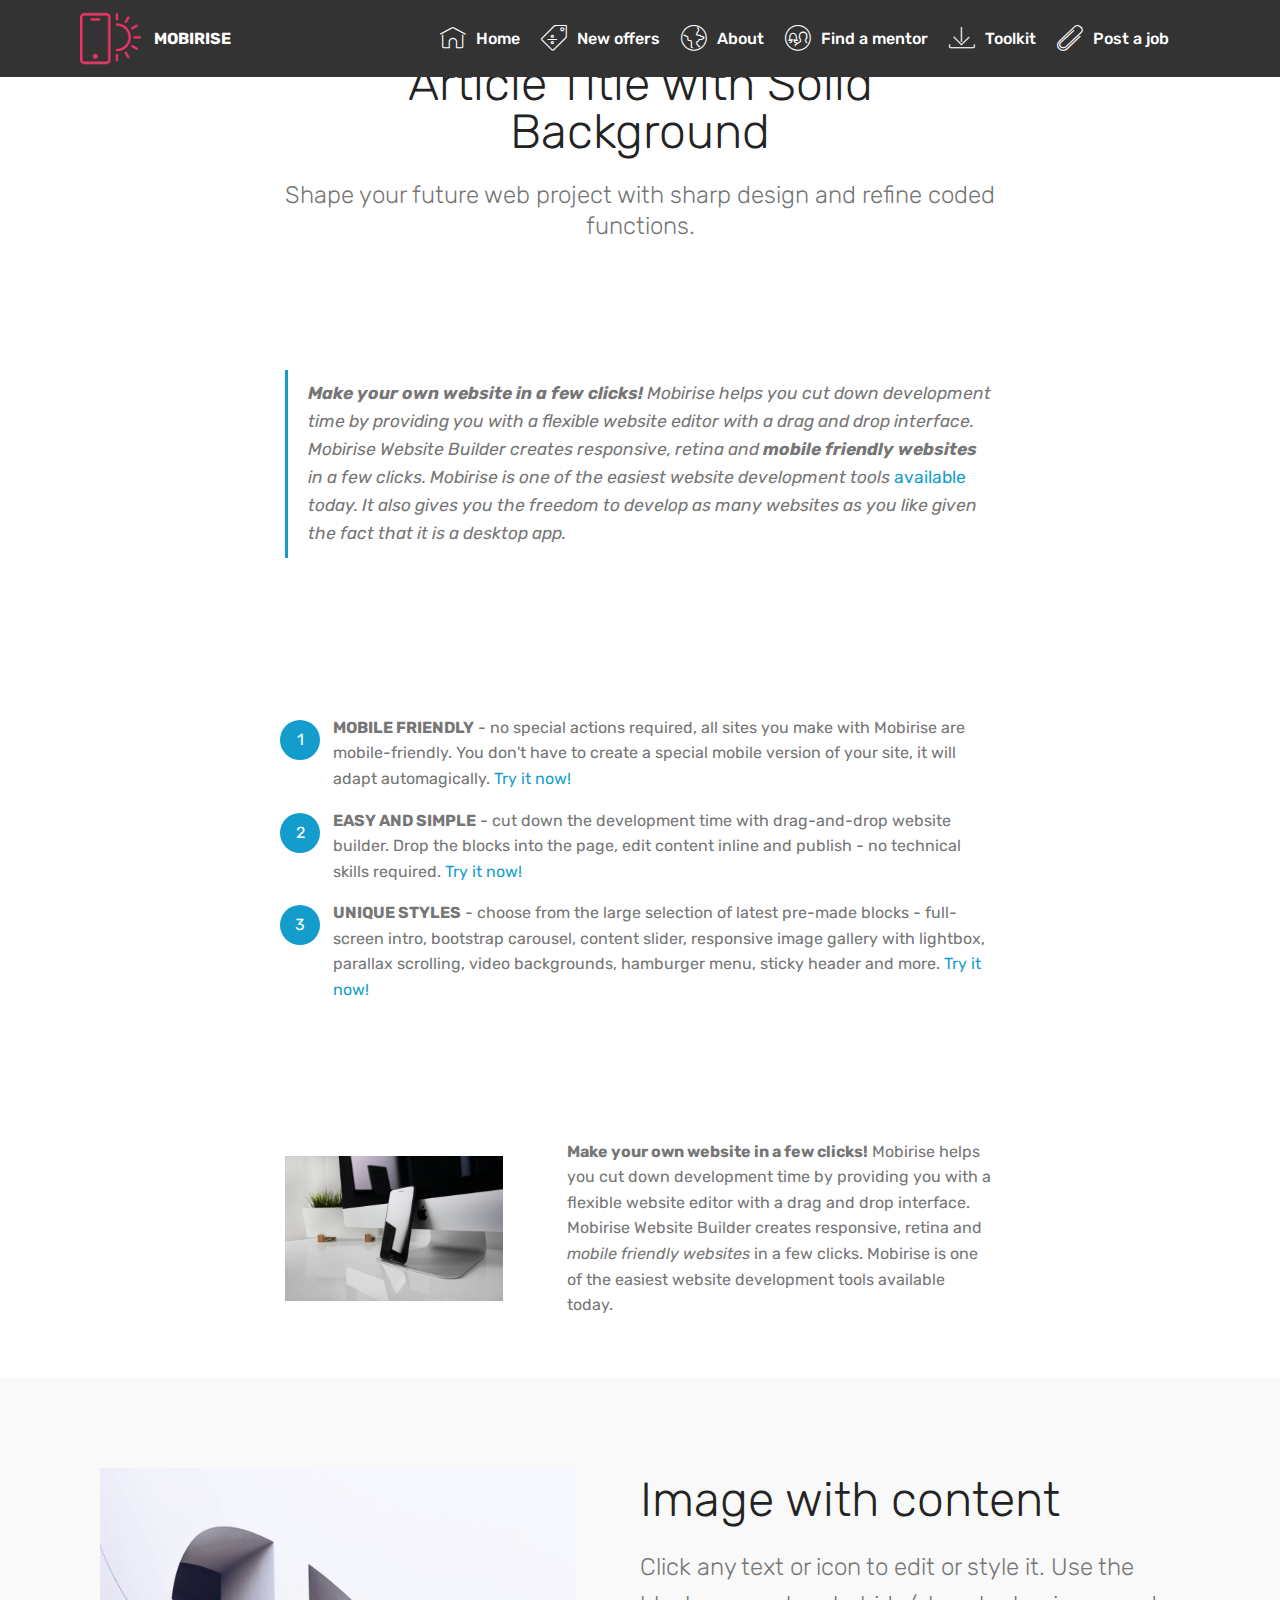
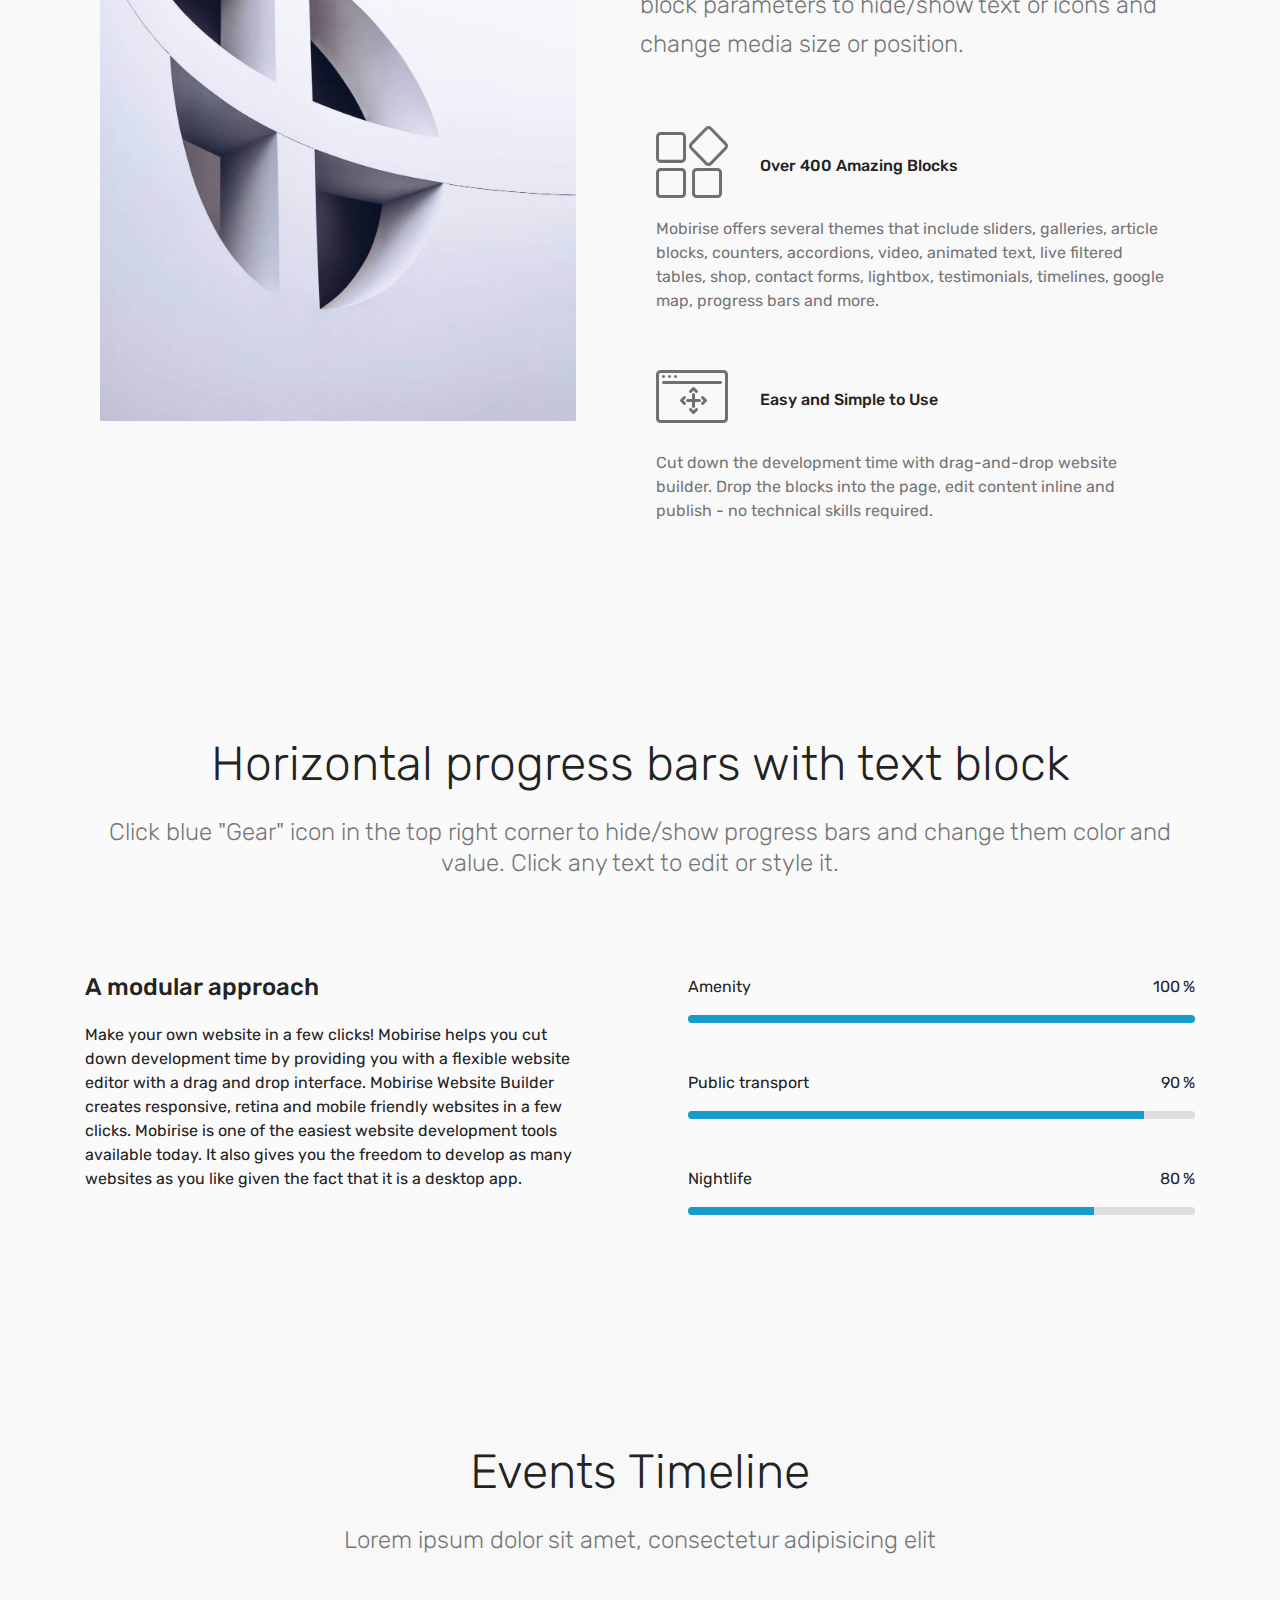
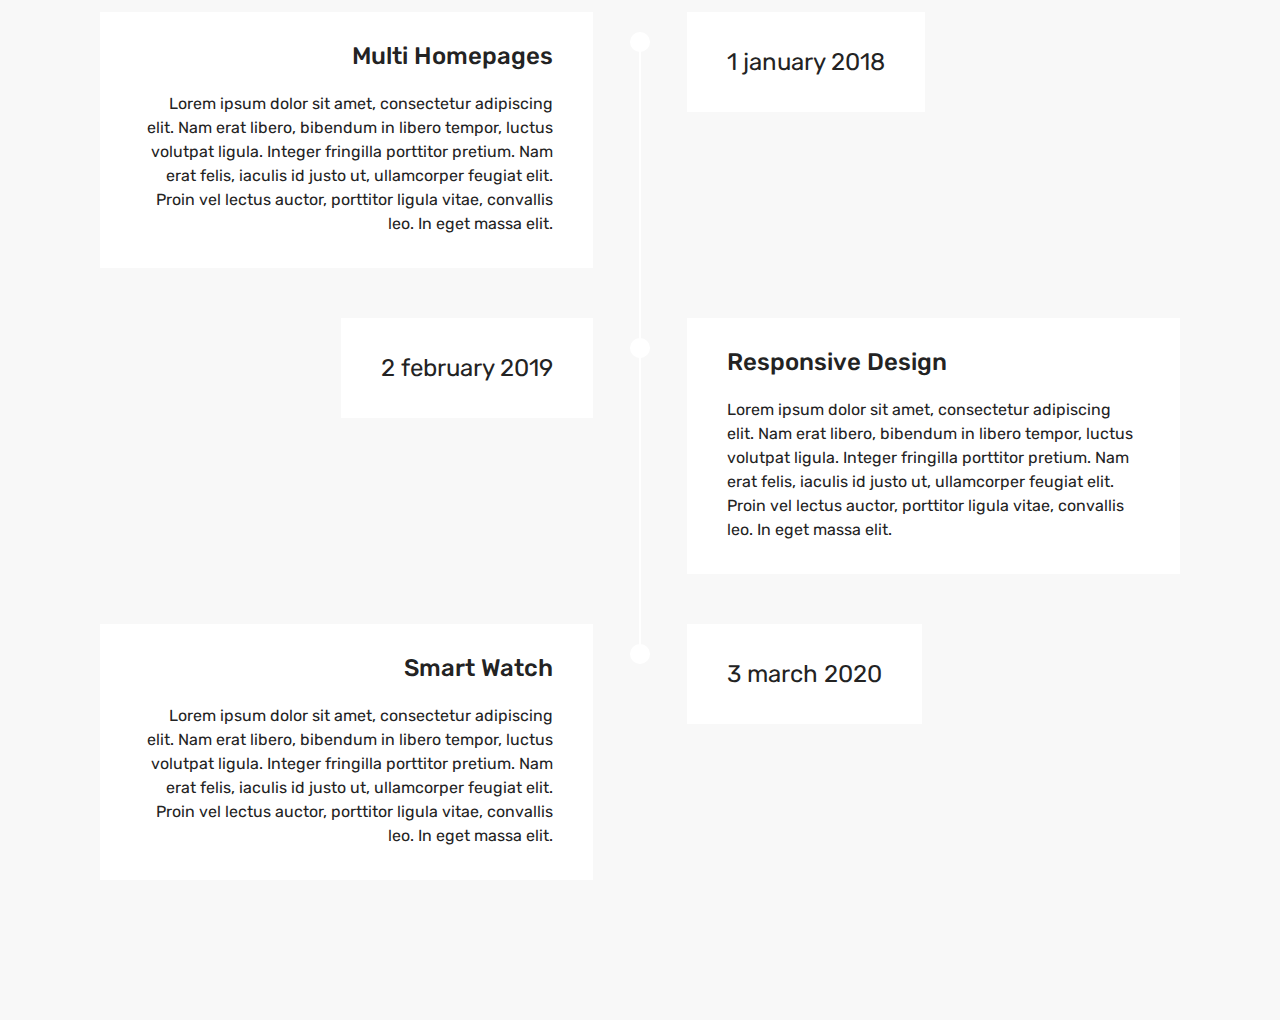
<file: index.html>
<!DOCTYPE html>
<html >
<head>
  <!-- Site made with Mobirise Website Builder v4.7.1, https://mobirise.com -->
  <meta charset="UTF-8">
  <meta http-equiv="X-UA-Compatible" content="IE=edge">
  <meta name="generator" content="Mobirise v4.7.1, mobirise.com">
  <meta name="viewport" content="width=device-width, initial-scale=1, minimum-scale=1">
  <link rel="shortcut icon" href="assets/images/logo2.png" type="image/x-icon">
  <meta name="description" content="">
  <title>Home</title>
  <link rel="stylesheet" href="assets/web/assets/mobirise-icons/mobirise-icons.css">
  <link rel="stylesheet" href="assets/tether/tether.min.css">
  <link rel="stylesheet" href="assets/bootstrap/css/bootstrap.min.css">
  <link rel="stylesheet" href="assets/bootstrap/css/bootstrap-grid.min.css">
  <link rel="stylesheet" href="assets/bootstrap/css/bootstrap-reboot.min.css">
  <link rel="stylesheet" href="assets/dropdown/css/style.css">
  <link rel="stylesheet" href="assets/theme/css/style.css">
  <link rel="stylesheet" href="assets/mobirise/css/mbr-additional.css" type="text/css">
  
  
  
</head>
<body>
  <section class="menu cid-qPIgYWqWtE" once="menu" id="menu1-e">

    

    <nav class="navbar navbar-expand beta-menu navbar-dropdown align-items-center navbar-fixed-top navbar-toggleable-sm">
        <button class="navbar-toggler navbar-toggler-right" type="button" data-toggle="collapse" data-target="#navbarSupportedContent" aria-controls="navbarSupportedContent" aria-expanded="false" aria-label="Toggle navigation">
            <div class="hamburger">
                <span></span>
                <span></span>
                <span></span>
                <span></span>
            </div>
        </button>
        <div class="menu-logo">
            <div class="navbar-brand">
                <span class="navbar-logo">
                    <a href="https://mobirise.com">
                         <img src="assets/images/logo2.png" alt="Mobirise" style="height: 3.8rem;">
                    </a>
                </span>
                <span class="navbar-caption-wrap">
                    <a class="navbar-caption text-white display-4" href="https://mobirise.com">
                        MOBIRISE
                    </a>
                </span>
            </div>
        </div>
        <div class="collapse navbar-collapse" id="navbarSupportedContent">
            <ul class="navbar-nav nav-dropdown nav-right" data-app-modern-menu="true"><li class="nav-item">
                    <a class="nav-link link text-white display-4" href="https://mobirise.com">
                        <span class="mbri-home mbr-iconfont mbr-iconfont-btn"></span>
                        Home</a>
                </li><li class="nav-item"><a class="nav-link link text-white display-4" href="https://mobirise.com"><span class="mbri-sale mbr-iconfont mbr-iconfont-btn"></span>
                        
                        New offers</a></li><li class="nav-item"><a class="nav-link link text-white display-4" href="https://mobirise.com"><span class="mbri-globe mbr-iconfont mbr-iconfont-btn"></span>
                        
                        About</a></li><li class="nav-item"><a class="nav-link link text-white display-4" href="https://mobirise.com"><span class="mbri-users mbr-iconfont mbr-iconfont-btn"></span>
                        
                        Find a mentor</a></li><li class="nav-item"><a class="nav-link link text-white display-4" href="https://mobirise.com"><span class="mbri-save mbr-iconfont mbr-iconfont-btn"></span>Toolkit</a></li><li class="nav-item"><a class="nav-link link text-white display-4" href="https://mobirise.com"><span class="mbri-paperclip mbr-iconfont mbr-iconfont-btn"></span>Post a job</a></li><li class="nav-item"><a class="nav-link link text-white display-4" href="https://mobirise.com">
                        </a></li></ul>
            
        </div>
    </nav>
</section>

<section class="engine"><a href="https://mobirise.ws/l">free html website builder</a></section><section class="mbr-section content4 cid-qPIsLrhCtz" id="content4-x">

    

    <div class="container">
        <div class="media-container-row">
            <div class="title col-12 col-md-8">
                <h2 class="align-center pb-3 mbr-fonts-style display-2">
                    Article Title with Solid Background
                </h2>
                <h3 class="mbr-section-subtitle align-center mbr-light mbr-fonts-style display-5">
                    Shape your future web project with sharp design and refine coded functions.
                </h3>
                
            </div>
        </div>
    </div>
</section>

<section class="mbr-section article content1 cid-qPIsP2ChZ0" id="content2-10">

     

    <div class="container">
        <div class="media-container-row">
            <div class="mbr-text col-12 col-md-8 mbr-fonts-style display-7">
                <blockquote> <strong>Make your own website in a few clicks!</strong> Mobirise helps you cut down development time by providing you with a flexible website editor with a drag and drop interface. Mobirise Website Builder creates responsive, retina and <strong>mobile friendly websites</strong> in a few clicks. Mobirise is one of the easiest website development tools <a href="https://mobirise.com/">available</a> today. It also gives you the freedom to develop as many websites as you like given the fact that it is a desktop app.</blockquote>
            </div>
        </div>
    </div>
</section>

<section class="mbr-section article content11 cid-qPIsSCDLoQ" id="content11-11">
     

    <div class="container">
        <div class="media-container-row">
            <div class="mbr-text counter-container col-12 col-md-8 mbr-fonts-style display-7">
                <ol>
                    <li><strong>MOBILE FRIENDLY</strong> - no special actions required, all sites you make with Mobirise are mobile-friendly. You don't have to create a special mobile version of your site, it will adapt automagically. <a href="https://mobirise.com/">Try it now!</a></li>
                    <li><strong>EASY AND SIMPLE</strong> - cut down the development time with drag-and-drop website builder. Drop the blocks into the page, edit content inline and publish - no technical skills required. <a href="https://mobirise.com/">Try it now!</a></li>
                    <li><strong>UNIQUE STYLES</strong> - choose from the large selection of latest pre-made blocks - full-screen intro, bootstrap carousel, content slider, responsive image gallery with lightbox, parallax scrolling, video backgrounds, hamburger menu, sticky header and more. <a href="https://mobirise.com/">Try it now!</a></li>
                </ol>
            </div>
        </div>
    </div>
</section>

<section class="mbr-section content6 cid-qPIsVUXOPa" id="content6-14">
    
     
    
    <div class="container">
        <div class="media-container-row">
            <div class="col-12 col-md-8">
                <div class="media-container-row">
                    <div class="mbr-figure" style="width: 60%;">
                      <img src="assets/images/01.jpg" alt="Mobirise">  
                    </div>
                    <div class="media-content">
                        <div class="mbr-section-text">
                            <p class="mbr-text mb-0 mbr-fonts-style display-7">
                               <strong>Make your own website in a few clicks!</strong> Mobirise helps you cut down development time by providing you with a flexible website editor with a drag and drop interface. Mobirise Website Builder creates responsive, retina and <em>mobile friendly websites</em> in a few clicks. Mobirise is one of the easiest website development tools available today.
                            </p>
                        </div>
                    </div>
                </div>
            </div>
        </div>
    </div>
</section>

<section class="features11 cid-qPIt7W4fEl" id="features11-1b">

    

    

    <div class="container">   
        <div class="col-md-12">
            <div class="media-container-row">
                <div class="mbr-figure" style="width: 50%;">
                    <img src="assets/images/05.jpg" alt="Mobirise">
                </div>
                <div class=" align-left aside-content">
                    <h2 class="mbr-title pt-2 mbr-fonts-style display-2">
                        Image with content
                    </h2>
                    <div class="mbr-section-text">
                        <p class="mbr-text mb-5 pt-3 mbr-light mbr-fonts-style display-5">
                        Click any text or icon to edit or style it. Use the block parameters to hide/show text or icons and change media size or position.
                        </p>
                    </div>

                    <div class="block-content">
                        <div class="card p-3 pr-3">
                            <div class="media">
                                <div class=" align-self-center card-img pb-3">
                                    <span class="mbri-extension mbr-iconfont"></span>
                                </div>     
                                <div class="media-body">
                                    <h4 class="card-title mbr-fonts-style display-7">
                                        Over 400 Amazing Blocks
                                    </h4>
                                </div>
                            </div>                

                            <div class="card-box">
                                <p class="block-text mbr-fonts-style display-7">
                                   Mobirise offers several themes that include sliders, galleries, article blocks, counters, accordions, video, animated text, live filtered tables, shop, contact forms, lightbox, testimonials, timelines, google map, progress bars and more. 
                                </p>
                            </div>
                        </div>

                        <div class="card p-3 pr-3">
                            <div class="media">
                                <div class="align-self-center card-img pb-3">
                                    <span class="mbri-drag-n-drop2 mbr-iconfont"></span>
                                </div>     
                                <div class="media-body">
                                    <h4 class="card-title mbr-fonts-style display-7">
                                        Easy and Simple to Use
                                    </h4>
                                </div>
                            </div>                

                            <div class="card-box">
                                <p class="block-text mbr-fonts-style display-7">
                                    Cut down the development time with drag-and-drop website builder. Drop the blocks into the page, edit content inline and publish - no technical skills required.
                                </p>
                            </div>
                        </div>
                    </div>
                </div>
            </div>
        </div> 
    </div>          
</section>

<section class="progress-bars2 cid-qPItD1g8Oq" id="progress-bars2-1c">
    
     

    

    <div class="container">
        <h2 class="mbr-section-title pb-3 align-center mbr-fonts-style display-2">
            Horizontal progress bars with text block
        </h2>

        <h3 class="mbr-section-subtitle mbr-fonts-style display-5">
            Click blue "Gear" icon in the top right corner to hide/show progress bars and change them color and value. Click any text to edit or style it.
        </h3>

        <div class="row pt-5 mt-5">
            <div class="col-md-6 text-elements">
                <h4 class="section-content-title pb-3 align-left mbr-fonts-style display-5">
                    A modular approach  
                </h4>
                <p class="section-content-text align-left mbr-fonts-style display-7">
                    Make your own website in a few clicks! Mobirise helps you cut down development time by providing you with a flexible website editor with a drag and drop interface. Mobirise Website Builder creates responsive, retina and mobile friendly websites in a few clicks. Mobirise is one of the easiest website development tools available today. It also gives you the freedom to develop as many websites as you like given the fact that it is a desktop app.
                </p>
            </div>
            <div class="progress_elements col-md-6">
                <div class="progress1 pb-5">
                    <div class="title-wrap">
                        <div class="progressbar-title mbr-fonts-style display-7">
                            <p>
                                Amenity
                            </p>
                        </div>
                        <div class="progress_value mbr-fonts-style display-7">
                            <div class="progressbar-number">
                            </div>
                            <span>%</span>
                        </div>
                    </div>
                    <progress class="progress progress-primary " max="100" value="100">
                    </progress>
                </div>
                 
                <div class="progress2 pb-5">
                    <div class="title-wrap">
                        <div class="progressbar-title mbr-fonts-style display-7">
                            <p>
                                Public transport
                            </p>
                        </div>
                    <div class="progress_value mbr-fonts-style display-7">
                        <div class="progressbar-number">
                        </div>
                        <span>%</span>
                    </div>
                    </div>
                    <progress class="progress progress-primary" max="100" value="90">
                    </progress>
                </div>
                
                <div class="progress3 pb-5">
                    <div class="title-wrap">
                        <div class="progressbar-title mbr-fonts-style display-7">
                            <p>
                                Nightlife
                            </p>
                        </div>
                    <div class="progress_value mbr-fonts-style display-7">
                        <div class="progressbar-number">
                        </div>
                        <span>%</span>
                    </div>
                    </div>
                    <progress class="progress progress-primary" max="100" value="80">
                    </progress>
                </div>
                
                
            
                
            </div>
        </div>
    </div>
</section>

<section class="timeline1 cid-qPItEWK75q" id="timeline1-1d">

    

    

    <div class="container align-center">
        <h2 class="mbr-section-title pb-3 mbr-fonts-style display-2">Events Timeline
        </h2>
        <h3 class="mbr-section-subtitle pb-5 mbr-fonts-style display-5">
            Lorem ipsum dolor sit amet, consectetur adipisicing elit
        </h3>

        <div class="container timelines-container" mbri-timelines="">
            <div class="row timeline-element reverse separline">      
                 <div class="timeline-date-panel col-xs-12 col-md-6  align-left">         
                    <div class="time-line-date-content">
                        <p class="mbr-timeline-date mbr-fonts-style display-5">
                            1 january 2018  
                        </p>
                    </div>
                </div>
           <span class="iconBackground"></span>
            <div class="col-xs-12 col-md-6 align-right">
                <div class="timeline-text-content">
                    <h4 class="mbr-timeline-title pb-3 mbr-fonts-style display-5">
                        Multi Homepages
                    </h4>
                    <p class="mbr-timeline-text mbr-fonts-style display-7">
                        Lorem ipsum dolor sit amet, consectetur adipiscing elit. Nam erat libero, bibendum in libero tempor, luctus volutpat ligula. Integer fringilla porttitor pretium. Nam erat felis, iaculis id justo ut, ullamcorper feugiat elit. Proin vel lectus auctor, porttitor ligula vitae, convallis leo. In eget massa elit.
                    </p>
                 </div>
            </div>
            </div>

            <div class="row timeline-element  separline">
                <div class="timeline-date-panel col-xs-12 col-md-6 align-right">
                    <div class="time-line-date-content">
                        <p class="mbr-timeline-date mbr-fonts-style display-5">
                            2 february 2019  
                        </p>
                    </div>
                </div>
                <span class="iconBackground"></span>
                <div class="col-xs-12 col-md-6 align-left ">
                    <div class="timeline-text-content">
                        <h4 class="mbr-timeline-title pb-3 mbr-fonts-style display-5">
                            Responsive Design
                        </h4>
                        <p class="mbr-timeline-text mbr-fonts-style display-7">
                            Lorem ipsum dolor sit amet, consectetur adipiscing elit. Nam erat libero, bibendum in libero tempor, luctus volutpat ligula. Integer fringilla porttitor pretium. Nam erat felis, iaculis id justo ut, ullamcorper feugiat elit. Proin vel lectus auctor, porttitor ligula vitae, convallis leo. In eget massa elit.
                        </p>
                    </div>
                </div>
            </div> 


            <div class="row timeline-element reverse">
                <div class="timeline-date-panel col-xs-12 col-md-6  align-left">
                    <div class="time-line-date-content">
                        <p class="mbr-timeline-date mbr-fonts-style display-5">
                            3 march 2020
                        </p>
                    </div>
                </div>
                <span class="iconBackground"></span>
                <div class="col-xs-12 col-md-6 align-right">
                    <div class="timeline-text-content">
                        <h4 class="mbr-timeline-title pb-3 mbr-fonts-style display-5">
                            Smart Watch
                        </h4>      
                        <p class="mbr-timeline-text mbr-fonts-style display-7">
                            Lorem ipsum dolor sit amet, consectetur adipiscing elit. Nam erat libero, bibendum in libero tempor, luctus volutpat ligula. Integer fringilla porttitor pretium. Nam erat felis, iaculis id justo ut, ullamcorper feugiat elit. Proin vel lectus auctor, porttitor ligula vitae, convallis leo. In eget massa elit.
                        </p>
                    </div>
                </div>
            </div>

            


            


            

            

            

            

            

            

            
        </div>
    </div>
</section>


  <script src="assets/web/assets/jquery/jquery.min.js"></script>
  <script src="assets/popper/popper.min.js"></script>
  <script src="assets/tether/tether.min.js"></script>
  <script src="assets/bootstrap/js/bootstrap.min.js"></script>
  <script src="assets/smoothscroll/smooth-scroll.js"></script>
  <script src="assets/dropdown/js/script.min.js"></script>
  <script src="assets/touchswipe/jquery.touch-swipe.min.js"></script>
  <script src="assets/theme/js/script.js"></script>
  
  
</body>
</html>
</file>
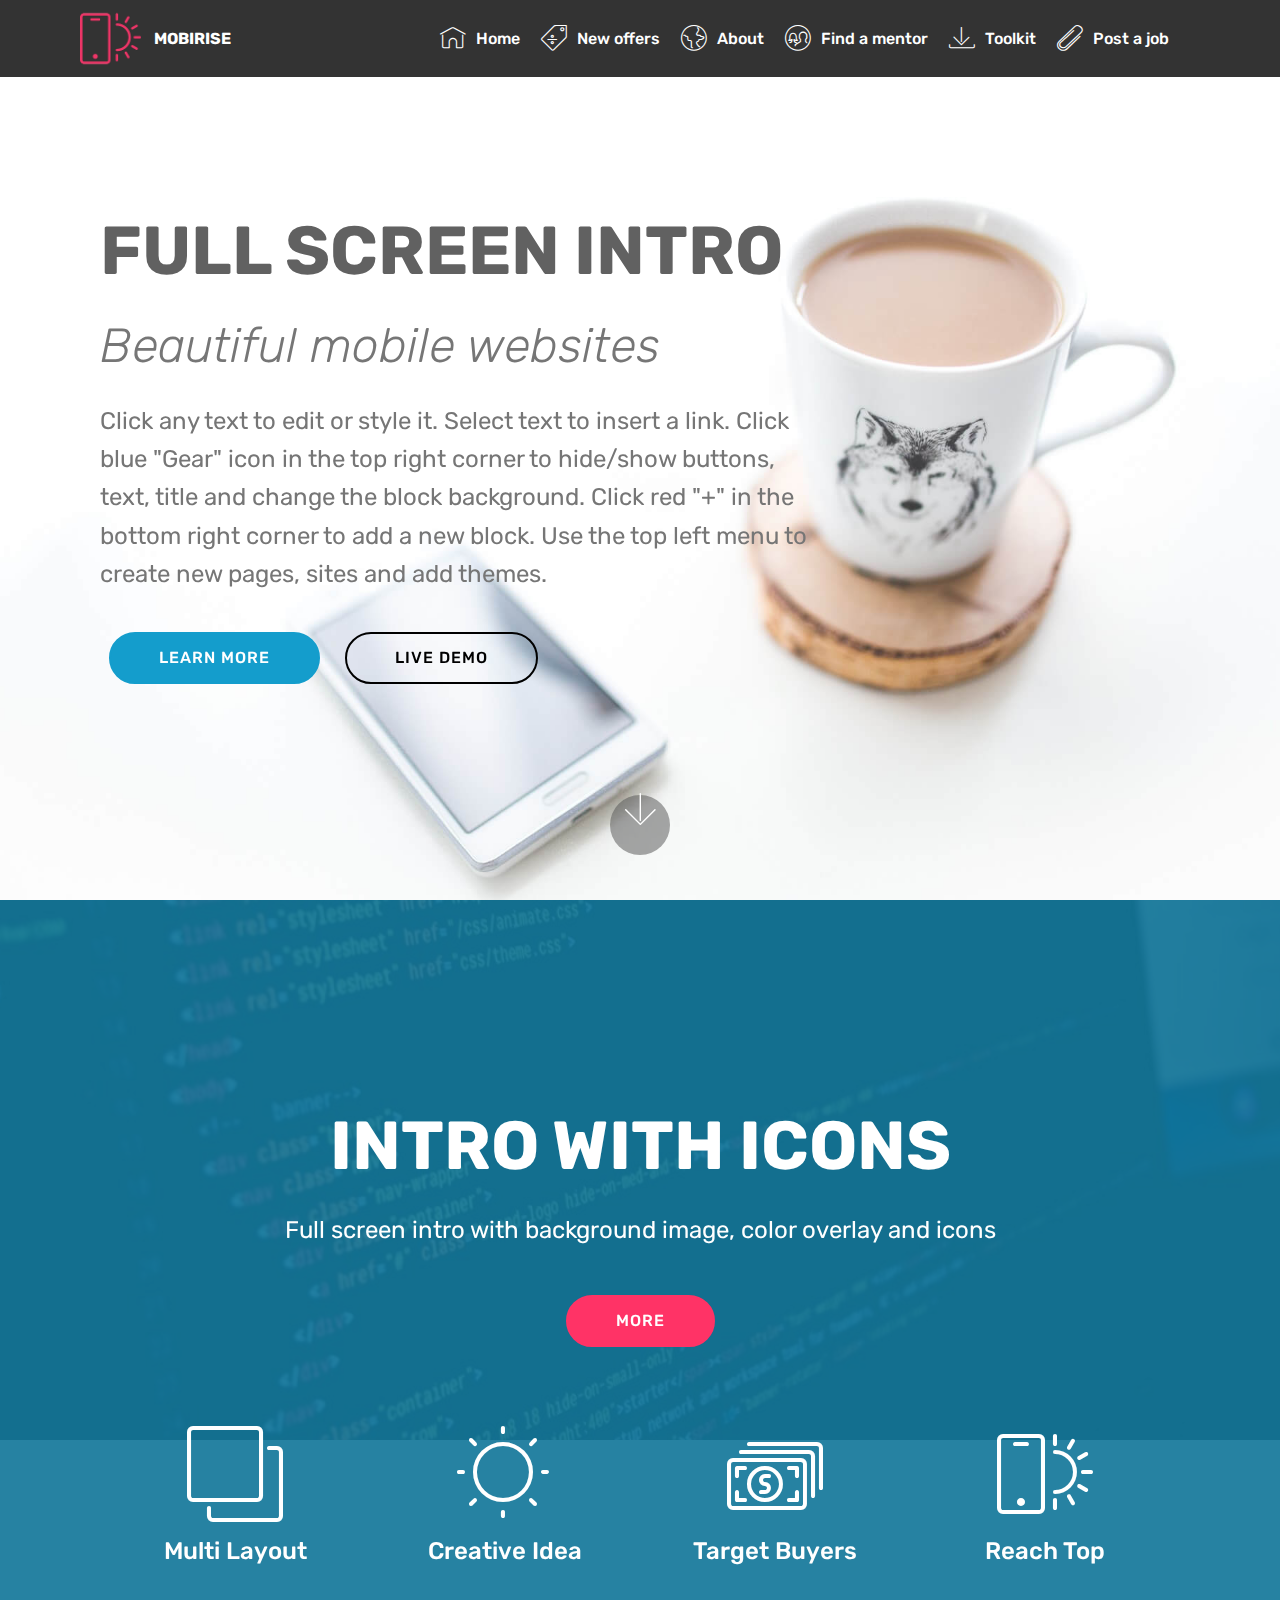
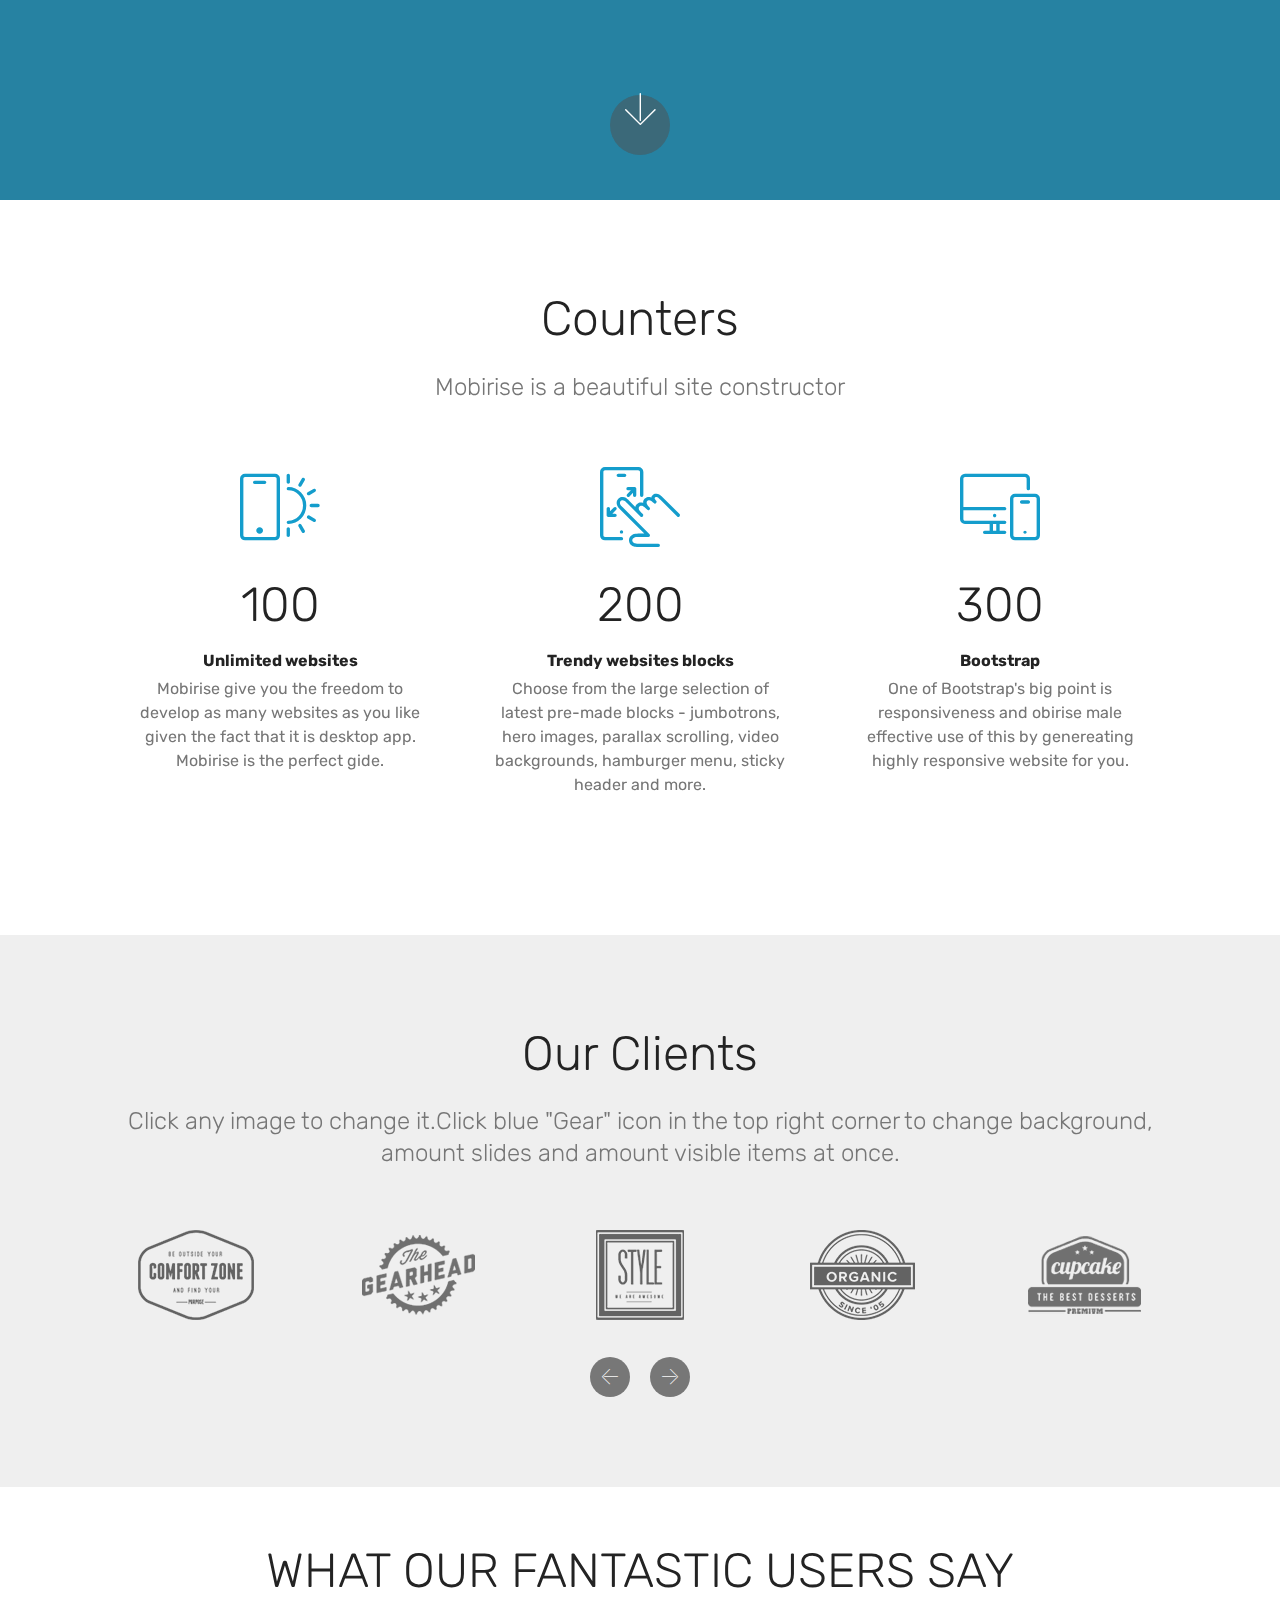
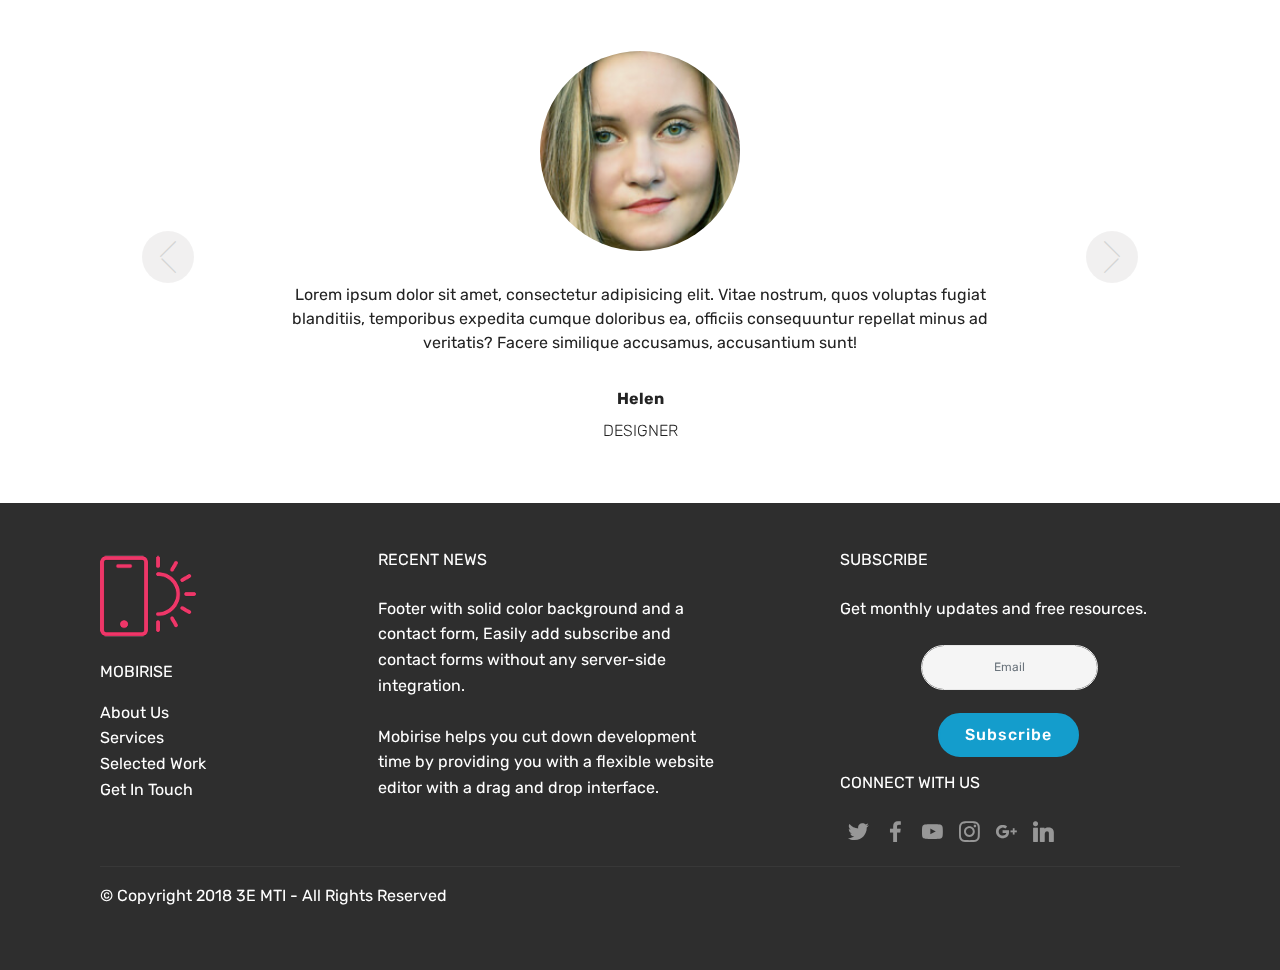
<file: page1.html>
<!DOCTYPE html>
<html >
<head>
  <!-- Site made with Mobirise Website Builder v4.7.1, https://mobirise.com -->
  <meta charset="UTF-8">
  <meta http-equiv="X-UA-Compatible" content="IE=edge">
  <meta name="generator" content="Mobirise v4.7.1, mobirise.com">
  <meta name="viewport" content="width=device-width, initial-scale=1, minimum-scale=1">
  <link rel="shortcut icon" href="assets/images/logo2.png" type="image/x-icon">
  <meta name="description" content="Website Creator Description">
  <title>About us</title>
  <link rel="stylesheet" href="assets/web/assets/mobirise-icons/mobirise-icons.css">
  <link rel="stylesheet" href="assets/tether/tether.min.css">
  <link rel="stylesheet" href="assets/bootstrap/css/bootstrap.min.css">
  <link rel="stylesheet" href="assets/bootstrap/css/bootstrap-grid.min.css">
  <link rel="stylesheet" href="assets/bootstrap/css/bootstrap-reboot.min.css">
  <link rel="stylesheet" href="assets/dropdown/css/style.css">
  <link rel="stylesheet" href="assets/socicon/css/styles.css">
  <link rel="stylesheet" href="assets/theme/css/style.css">
  <link rel="stylesheet" href="assets/mobirise/css/mbr-additional.css" type="text/css">
  
  
  
</head>
<body>
  <section class="menu cid-qPIgYWqWtE" once="menu" id="menu1-k">

    

    <nav class="navbar navbar-expand beta-menu navbar-dropdown align-items-center navbar-fixed-top navbar-toggleable-sm">
        <button class="navbar-toggler navbar-toggler-right" type="button" data-toggle="collapse" data-target="#navbarSupportedContent" aria-controls="navbarSupportedContent" aria-expanded="false" aria-label="Toggle navigation">
            <div class="hamburger">
                <span></span>
                <span></span>
                <span></span>
                <span></span>
            </div>
        </button>
        <div class="menu-logo">
            <div class="navbar-brand">
                <span class="navbar-logo">
                    <a href="https://mobirise.com">
                         <img src="assets/images/logo2.png" alt="Mobirise" style="height: 3.8rem;">
                    </a>
                </span>
                <span class="navbar-caption-wrap">
                    <a class="navbar-caption text-white display-4" href="https://mobirise.com">
                        MOBIRISE
                    </a>
                </span>
            </div>
        </div>
        <div class="collapse navbar-collapse" id="navbarSupportedContent">
            <ul class="navbar-nav nav-dropdown nav-right" data-app-modern-menu="true"><li class="nav-item">
                    <a class="nav-link link text-white display-4" href="https://mobirise.com">
                        <span class="mbri-home mbr-iconfont mbr-iconfont-btn"></span>
                        Home</a>
                </li><li class="nav-item"><a class="nav-link link text-white display-4" href="https://mobirise.com"><span class="mbri-sale mbr-iconfont mbr-iconfont-btn"></span>
                        
                        New offers</a></li><li class="nav-item"><a class="nav-link link text-white display-4" href="https://mobirise.com"><span class="mbri-globe mbr-iconfont mbr-iconfont-btn"></span>
                        
                        About</a></li><li class="nav-item"><a class="nav-link link text-white display-4" href="https://mobirise.com"><span class="mbri-users mbr-iconfont mbr-iconfont-btn"></span>
                        
                        Find a mentor</a></li><li class="nav-item"><a class="nav-link link text-white display-4" href="https://mobirise.com"><span class="mbri-save mbr-iconfont mbr-iconfont-btn"></span>Toolkit</a></li><li class="nav-item"><a class="nav-link link text-white display-4" href="https://mobirise.com"><span class="mbri-paperclip mbr-iconfont mbr-iconfont-btn"></span>Post a job</a></li><li class="nav-item"><a class="nav-link link text-white display-4" href="https://mobirise.com">
                        </a></li></ul>
            
        </div>
    </nav>
</section>

<section class="engine"><a href="https://mobirise.ws/n">free website creator app</a></section><section class="header9 cid-qPIr4iAJw2 mbr-fullscreen mbr-parallax-background" id="header9-v">

    

    

    <div class="container">
        <div class="media-container-column mbr-white col-md-8">
            <h1 class="mbr-section-title align-left mbr-bold pb-3 mbr-fonts-style display-1">
                FULL SCREEN INTRO
            </h1>
            <h3 class="mbr-section-subtitle align-left mbr-light pb-3 mbr-fonts-style display-2">
                Beautiful mobile websites
            </h3>
            <p class="mbr-text align-left pb-3 mbr-fonts-style display-5">
                Click any text to edit or style it. Select text to insert a link. Click blue "Gear" icon in the top right corner to hide/show buttons, text, title and change the block background. Click red "+" in the bottom right corner to add a new block. Use the top left menu to create new pages, sites and add themes.
            </p>
            <div class="mbr-section-btn align-left">
                <a class="btn btn-md btn-primary display-4" href="https://mobirise.com">LEARN MORE</a>
                <a class="btn btn-md btn-black-outline display-4" href="https://mobirise.com">LIVE DEMO</a>
            </div>
        </div>
    </div>

    <div class="mbr-arrow hidden-sm-down" aria-hidden="true">
        <a href="#next">
            <i class="mbri-down mbr-iconfont"></i>
        </a>
    </div>
</section>

<section class="header12 cid-qPIpfFw3SE mbr-fullscreen mbr-parallax-background" id="header12-o">

    

    <div class="mbr-overlay" style="opacity: 0.9; background-color: rgb(15, 118, 153);">
    </div>

    <div class="container  ">
            <div class="media-container">
                <div class="col-md-12 align-center">
                    <h1 class="mbr-section-title pb-3 mbr-white mbr-bold mbr-fonts-style display-1">
                        INTRO WITH ICONS
                    </h1>
                    <p class="mbr-text pb-3 mbr-white mbr-fonts-style display-5">
                        Full screen intro with background image, color overlay and icons
                    </p>
                    <div class="mbr-section-btn align-center py-2"><a class="btn btn-md btn-secondary display-4" href="https://mobirise.com">MORE</a></div>

                    <div class="icons-media-container mbr-white">
                        <div class="card col-12 col-md-6 col-lg-3">
                            <div class="icon-block">
                            <a href="https://mobirise.com/">
                                <span class="mbri-layers mbr-iconfont"></span>
                            </a>
                            </div>
                            <h5 class="mbr-fonts-style display-5">
                                Multi Layout
                            </h5>
                        </div>

                        <div class="card col-12 col-md-6 col-lg-3">
                            <div class="icon-block">
                                <a href="https://mobirise.com/">
                                    <span class="mbri-sun mbr-iconfont"></span>
                                </a>
                            </div>
                            <h5 class="mbr-fonts-style display-5">
                                Creative Idea
                            </h5>
                        </div>

                        <div class="card col-12 col-md-6 col-lg-3">
                            <div class="icon-block">
                                <a href="https://mobirise.com/">
                                    <span class="mbri-cash mbr-iconfont"></span>
                                </a>
                            </div>
                            <h5 class="mbr-fonts-style display-5">
                                Target Buyers
                            </h5>
                        </div>

                        <div class="card col-12 col-md-6 col-lg-3">
                            <div class="icon-block">
                                <a href="https://mobirise.com/">
                                    <span class="mbri-mobirise mbr-iconfont"></span>
                                </a>
                            </div>
                            <h5 class="mbr-fonts-style display-5">
                                Reach Top
                            </h5>
                        </div>
                    </div>
                </div>
            </div>
    </div>

    <div class="mbr-arrow hidden-sm-down" aria-hidden="true">
        <a href="#next">
            <i class="mbri-down mbr-iconfont"></i>
        </a>
    </div>
</section>

<section class="counters1 counters cid-qPIpssWOdi" id="counters1-p">

    

    

    <div class="container">
        <h2 class="mbr-section-title pb-3 align-center mbr-fonts-style display-2">
            Counters
        </h2>
        <h3 class="mbr-section-subtitle mbr-fonts-style display-5">
            Mobirise is a beautiful site constructor
        </h3>

        <div class="container pt-4 mt-2">
            <div class="media-container-row">
                <div class="card p-3 align-center col-12 col-md-6 col-lg-4">
                    <div class="panel-item p-3">
                        <div class="card-img pb-3">
                            <span class="mbri-mobirise mbr-iconfont"></span>
                        </div>

                        <div class="card-text">
                            <h3 class="count pt-3 pb-3 mbr-fonts-style display-2">
                                  100
                            </h3>
                            <h4 class="mbr-content-title mbr-bold mbr-fonts-style display-7">
                                Unlimited websites
                            </h4>
                            <p class="mbr-content-text mbr-fonts-style display-7">
                                Mobirise give you the freedom to develop as many websites as you like given the fact that it is desktop app. Mobirise is the perfect gide.
                            </p>
                        </div>
                    </div>
                </div>


                <div class="card p-3 align-center col-12 col-md-6 col-lg-4">
                    <div class="panel-item p-3">
                        <div class="card-img pb-3">
                            <span class="mbri-touch-swipe mbr-iconfont"></span>
                        </div>
                        <div class="card-text">
                            <h3 class="count pt-3 pb-3 mbr-fonts-style display-2">
                                  200
                            </h3>
                            <h4 class="mbr-content-title mbr-bold mbr-fonts-style display-7">
                                Trendy websites blocks
                            </h4>
                            <p class="mbr-content-text mbr-fonts-style display-7">
                                    Choose from the large selection of latest pre-made blocks - jumbotrons, hero images, parallax scrolling, video backgrounds, hamburger menu, sticky header and more.
                            </p>
                        </div>
                    </div>
                </div>

                <div class="card p-3 align-center col-12 col-md-6 col-lg-4">
                    <div class="panel-item p-3">
                        <div class="card-img pb-3">
                            <span class="mbri-responsive mbr-iconfont"></span>
                        </div>
                        <div class="card-text">
                            <h3 class="count pt-3 pb-3 mbr-fonts-style display-2">
                                  300
                            </h3>
                            <h4 class="mbr-content-title mbr-bold mbr-fonts-style display-7">
                                Bootstrap
                            </h4>
                            <p class="mbr-content-text mbr-fonts-style display-7">
                                    One of Bootstrap's big point is responsiveness and obirise male effective use of this by genereating highly responsive website for you.
                            </p>
                        </div>
                    </div>
                </div>


                
            </div>
        </div>
   </div>
</section>

<section class="clients cid-qPIu3ZAWyl" id="clients-1f">
      

    
        <div class="container mb-5">
            <div class="media-container-row">
                <div class="col-12 align-center">
                    <h2 class="mbr-section-title pb-3 mbr-fonts-style display-2">
                        Our Clients
                    </h2>
                    <h3 class="mbr-section-subtitle mbr-light mbr-fonts-style display-5">
                        Click any image to change it.Click blue "Gear" icon in the top right corner to change background, amount slides and amount visible items at once.
                    </h3>
                </div>
            </div>
        </div>

    <div class="container">
        <div class="carousel slide" data-ride="carousel" role="listbox">
            <div class="carousel-inner" data-visible="5">
                
                
                
                
                
            <div class="carousel-item ">
                    <div class="media-container-row">
                        <div class="col-md-12">
                            <div class="wrap-img ">
                                <img src="assets/images/1.png" class="img-responsive clients-img">
                            </div>
                        </div>
                    </div>
                </div><div class="carousel-item ">
                    <div class="media-container-row">
                        <div class="col-md-12">
                            <div class="wrap-img ">
                                <img src="assets/images/2.png" class="img-responsive clients-img">
                            </div>
                        </div>
                    </div>
                </div><div class="carousel-item ">
                    <div class="media-container-row">
                        <div class="col-md-12">
                            <div class="wrap-img ">
                                <img src="assets/images/3.png" class="img-responsive clients-img">
                            </div>
                        </div>
                    </div>
                </div><div class="carousel-item ">
                    <div class="media-container-row">
                        <div class="col-md-12">
                            <div class="wrap-img ">
                                <img src="assets/images/4.png" class="img-responsive clients-img">
                            </div>
                        </div>
                    </div>
                </div><div class="carousel-item ">
                    <div class="media-container-row">
                        <div class="col-md-12">
                            <div class="wrap-img ">
                                <img src="assets/images/5.png" class="img-responsive clients-img">
                            </div>
                        </div>
                    </div>
                </div></div>
            <div class="carousel-controls">
                <a data-app-prevent-settings="" class="carousel-control carousel-control-prev" role="button" data-slide="prev">
                    <span aria-hidden="true" class="mbri-left mbr-iconfont"></span>
                    <span class="sr-only">Previous</span>
                </a>
                <a data-app-prevent-settings="" class="carousel-control carousel-control-next" role="button" data-slide="next">
                    <span aria-hidden="true" class="mbri-right mbr-iconfont"></span>
                    <span class="sr-only">Next</span>
                </a>
            </div>
        </div>
    </div>
</section>

<section class="carousel slide testimonials-slider cid-qPIpHm6E9H" id="testimonials-slider1-s">
    
    

    

    <div class="container text-center">
        <h2 class="pb-5 mbr-fonts-style display-2">
            WHAT OUR FANTASTIC USERS SAY
        </h2>

        <div class="carousel slide" data-ride="carousel" role="listbox">
            <div class="carousel-inner">
                
                
            <div class="carousel-item">
                    <div class="user col-md-8">
                        <div class="user_image">
                            <img src="assets/images/face3.jpg">
                        </div>
                        <div class="user_text pb-3">
                            <p class="mbr-fonts-style display-7">
                                Lorem ipsum dolor sit amet, consectetur adipisicing elit. Vitae nostrum, quos voluptas fugiat blanditiis, temporibus expedita cumque doloribus ea, officiis consequuntur repellat minus ad veritatis? Facere similique accusamus, accusantium sunt!
                            </p>
                        </div>
                        <div class="user_name mbr-bold pb-2 mbr-fonts-style display-7">
                            Helen
                        </div>
                        <div class="user_desk mbr-light mbr-fonts-style display-7">
                            DESIGNER
                        </div>
                    </div>
                </div><div class="carousel-item">
                    <div class="user col-md-8">
                        <div class="user_image">
                            <img src="assets/images/face1.jpg">
                        </div>
                        <div class="user_text pb-3">
                            <p class="mbr-fonts-style display-7">
                                Lorem ipsum dolor sit amet, consectetur adipisicing elit. Vitae nostrum, quos voluptas fugiat blanditiis, temporibus expedita cumque doloribus ea, officiis consequuntur repellat minus ad veritatis? Facere similique accusamus, accusantium sunt!
                            </p>
                        </div>
                        <div class="user_name mbr-bold pb-2 mbr-fonts-style display-7">
                            Linda
                        </div>
                        <div class="user_desk mbr-light mbr-fonts-style display-7">
                            DEVELOPER
                        </div>
                    </div>
                </div></div>

            <div class="carousel-controls">
                <a class="carousel-control-prev" role="button" data-slide="prev">
                  <span aria-hidden="true" class="mbri-arrow-prev mbr-iconfont"></span>
                  <span class="sr-only">Previous</span>
                </a>
                
                <a class="carousel-control-next" role="button" data-slide="next">
                  <span aria-hidden="true" class="mbri-arrow-next mbr-iconfont"></span>
                  <span class="sr-only">Next</span>
                </a>
            </div>
        </div>
    </div>
</section>

<section class="footer4 cid-qPIpXEaymX" id="footer4-u">

    

    

    <div class="container">
        <div class="media-container-row content mbr-white">
            <div class="col-md-3 col-sm-4">
                <div class="mb-3 img-logo">
                    <a href="https://mobirise.com/">
                        <img src="assets/images/logo2.png" alt="Mobirise">
                    </a>
                </div>
                <p class="mb-3 mbr-fonts-style foot-title display-7">
                    MOBIRISE
                </p>
                <p class="mbr-text mbr-fonts-style mbr-links-column display-7">
                    <a href="#" class="text-white">About Us</a>
                    <br><a href="#" class="text-white">Services</a>
                    <br><a href="#" class="text-white">Selected Work</a>
                    <br><a href="#" class="text-white">Get In Touch</a>
                </p>
            </div>
            <div class="col-md-4 col-sm-8">
                <p class="mb-4 foot-title mbr-fonts-style display-7">
                    RECENT NEWS
                </p>
                <p class="mbr-text mbr-fonts-style foot-text display-7">
                    Footer with solid color background and a contact form, Easily add subscribe and contact forms without any server-side integration.
                    <br>
                    <br>Mobirise helps you cut down development time by providing you with a flexible website editor with a drag and drop interface.
                </p>
            </div>
            <div class="col-md-4 offset-md-1 col-sm-12">
                <p class="mb-4 foot-title mbr-fonts-style display-7">
                    SUBSCRIBE
                </p>
                <p class="mbr-text mbr-fonts-style form-text display-7">
                    Get monthly updates and free resources.
                </p>
                <div class="media-container-column" data-form-type="formoid">
                    <div data-form-alert="" hidden="" class="align-center">
                        Thanks for filling out the form!
                    </div>

                    <form class="form-inline" action="https://mobirise.com/" method="post" data-form-title="Mobirise Form">
                        <input type="hidden" value="MiKOBZZDwBrzNh6PO4QhxGiBrXnSXybHOFLGH0EdR9vv20wwXZ10LNHQdJbe9pDDTO9cHubaRHiSgKFZArcDw5H1lRpdqFWgk04Lum7IUQrLzotFKLgVrV1XBz6K88Y1" data-form-email="true">
                        <div class="form-group">
                            <input type="email" class="form-control input-sm input-inverse my-2" name="email" required="" data-form-field="Email" placeholder="Email" id="email-footer4-u">
                        </div>
                        <div class="input-group-btn m-2">
                            <button href="" class="btn btn-primary display-4" type="submit" role="button">Subscribe</button>
                        </div>
                    </form>
                </div>
                <p class="mb-4 mbr-fonts-style foot-title display-7">
                    CONNECT WITH US
                </p>
                <div class="social-list pl-0 mb-0">
                        <div class="soc-item">
                            <a href="https://twitter.com/mobirise" target="_blank">
                                <span class="socicon-twitter socicon mbr-iconfont mbr-iconfont-social"></span>
                            </a>
                        </div>
                        <div class="soc-item">
                            <a href="https://www.facebook.com/pages/Mobirise/1616226671953247" target="_blank">
                                <span class="socicon-facebook socicon mbr-iconfont mbr-iconfont-social"></span>
                            </a>
                        </div>
                        <div class="soc-item">
                            <a href="https://www.youtube.com/c/mobirise" target="_blank">
                                <span class="socicon-youtube socicon mbr-iconfont mbr-iconfont-social"></span>
                            </a>
                        </div>
                        <div class="soc-item">
                            <a href="https://instagram.com/mobirise" target="_blank">
                                <span class="socicon-instagram socicon mbr-iconfont mbr-iconfont-social"></span>
                            </a>
                        </div>
                        <div class="soc-item">
                            <a href="https://plus.google.com/u/0/+Mobirise" target="_blank">
                                <span class="socicon-googleplus socicon mbr-iconfont mbr-iconfont-social"></span>
                            </a>
                        </div>
                        <div class="soc-item">
                            <a href="https://www.behance.net/Mobirise" target="_blank">
                                <span class="mbr-iconfont mbr-iconfont-social socicon-linkedin socicon"></span>
                            </a>
                        </div>
                </div>
            </div>
        </div>
        <div class="footer-lower">
            <div class="media-container-row">
                <div class="col-sm-12">
                    <hr>
                </div>
            </div>
            <div class="media-container-row mbr-white">
                <div class="col-sm-12 copyright">
                    <p class="mbr-text mbr-fonts-style display-7">
                        © Copyright 2018 3E MTI - All Rights Reserved
                    </p>
                </div>
            </div>
        </div>
    </div>
</section>


  <script src="assets/web/assets/jquery/jquery.min.js"></script>
  <script src="assets/popper/popper.min.js"></script>
  <script src="assets/tether/tether.min.js"></script>
  <script src="assets/bootstrap/js/bootstrap.min.js"></script>
  <script src="assets/smoothscroll/smooth-scroll.js"></script>
  <script src="assets/parallax/jarallax.min.js"></script>
  <script src="assets/dropdown/js/script.min.js"></script>
  <script src="assets/viewportchecker/jquery.viewportchecker.js"></script>
  <script src="assets/bootstrapcarouselswipe/bootstrap-carousel-swipe.js"></script>
  <script src="assets/mbr-clients-slider/mbr-clients-slider.js"></script>
  <script src="assets/mbr-testimonials-slider/mbr-testimonials-slider.js"></script>
  <script src="assets/touchswipe/jquery.touch-swipe.min.js"></script>
  <script src="assets/theme/js/script.js"></script>
  <script src="assets/formoid/formoid.min.js"></script>
  
  
</body>
</html>
</file>
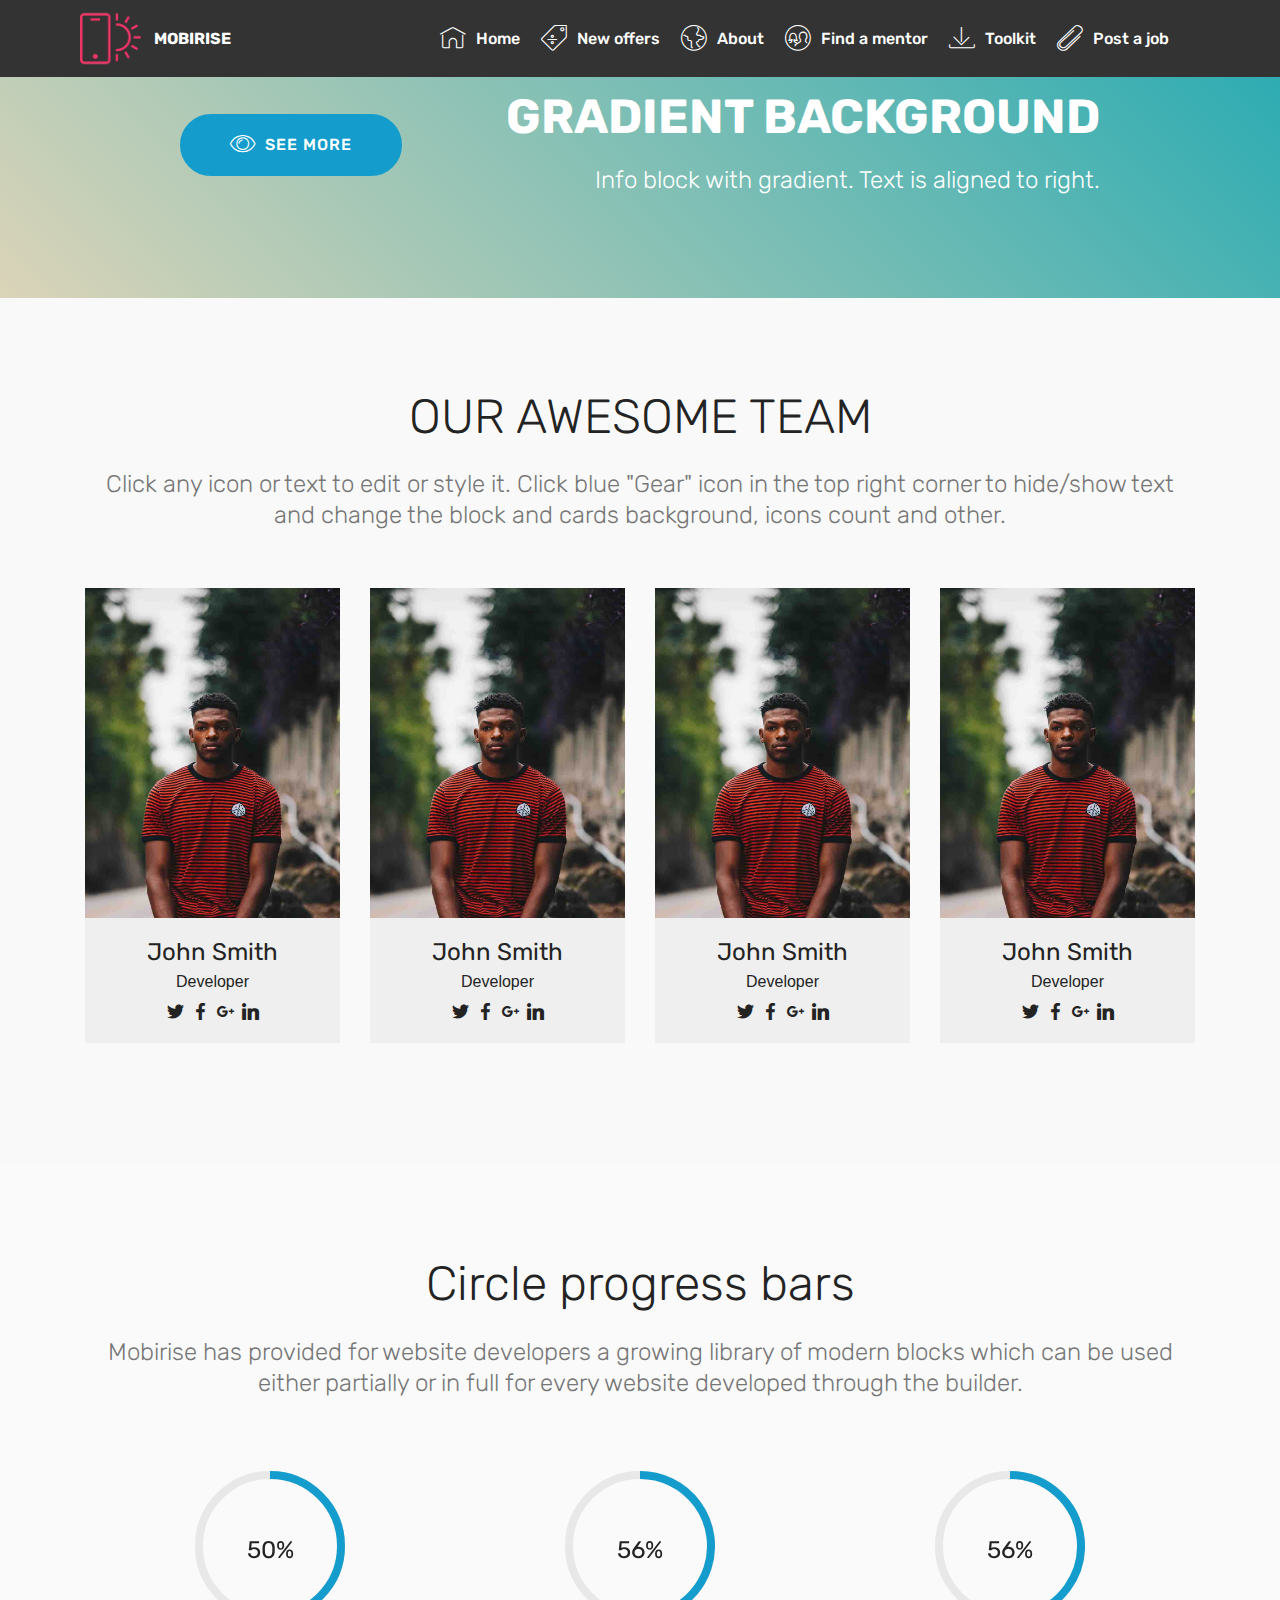
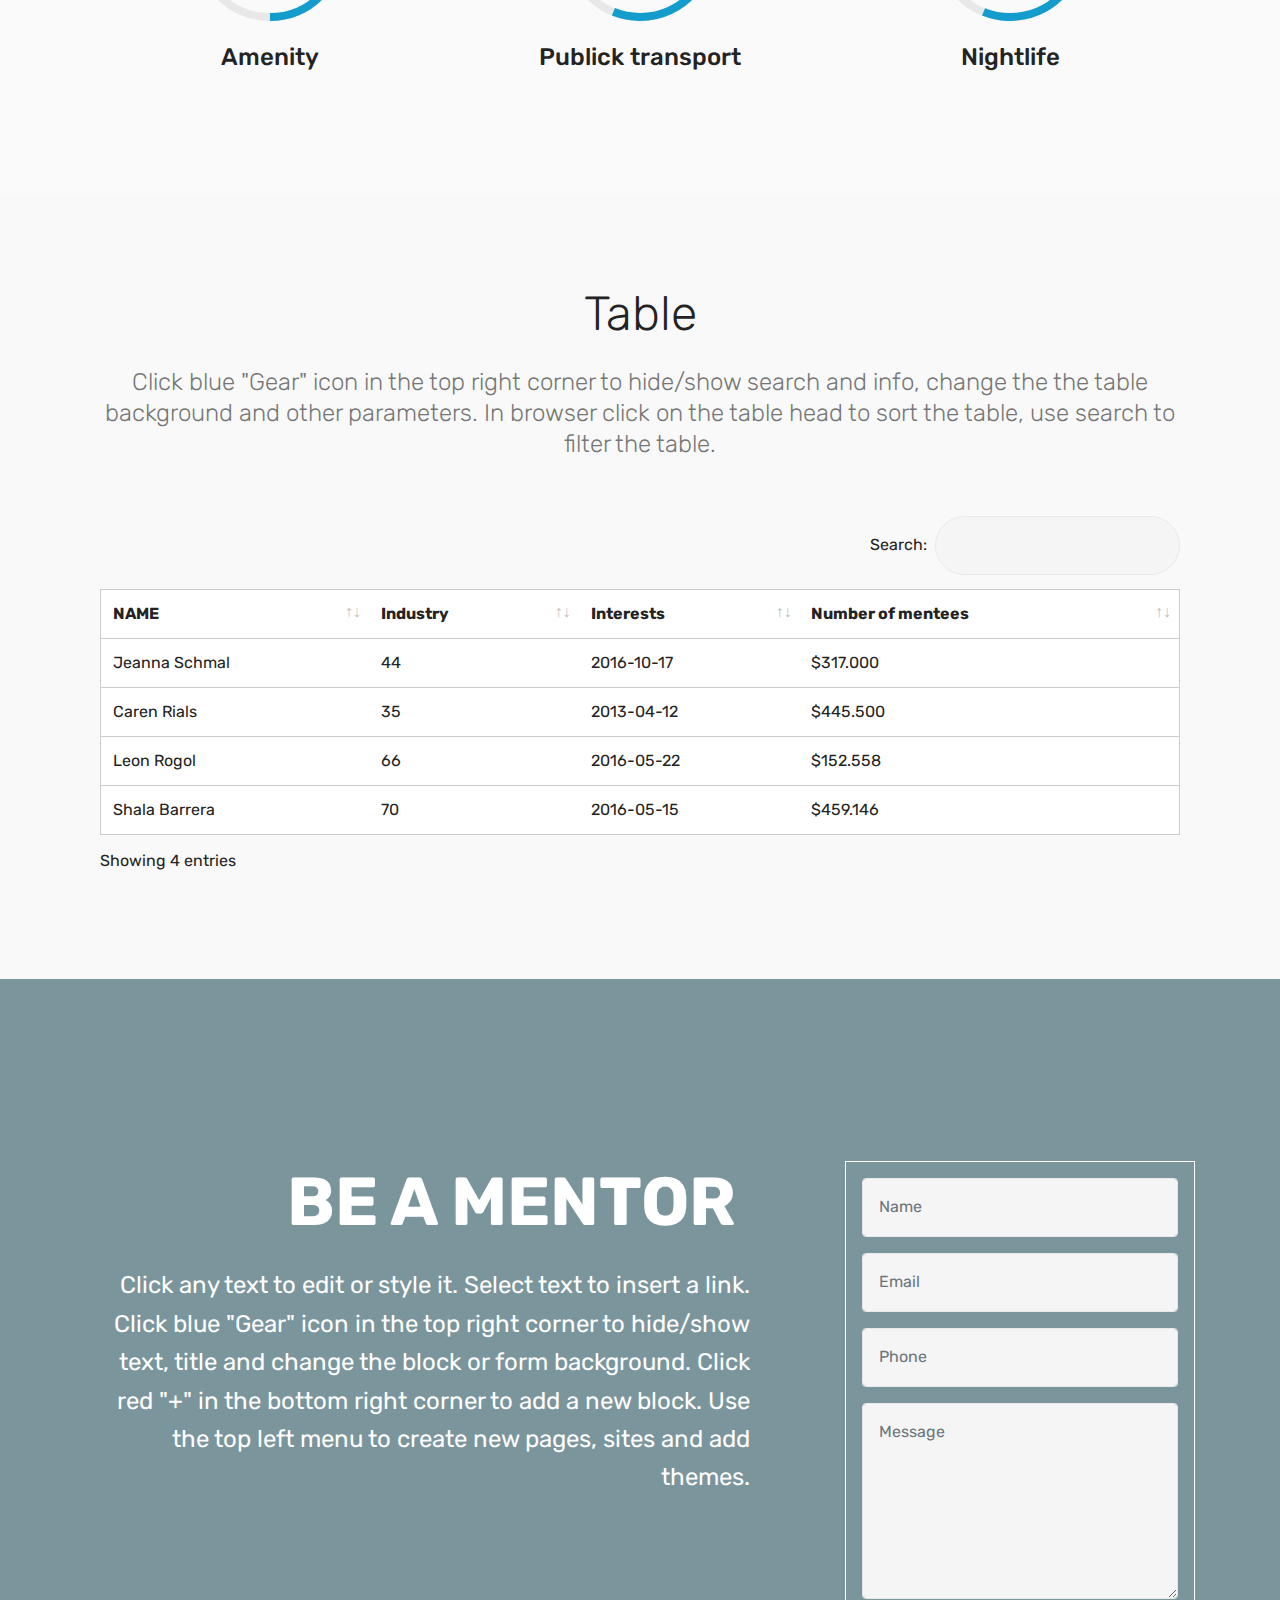
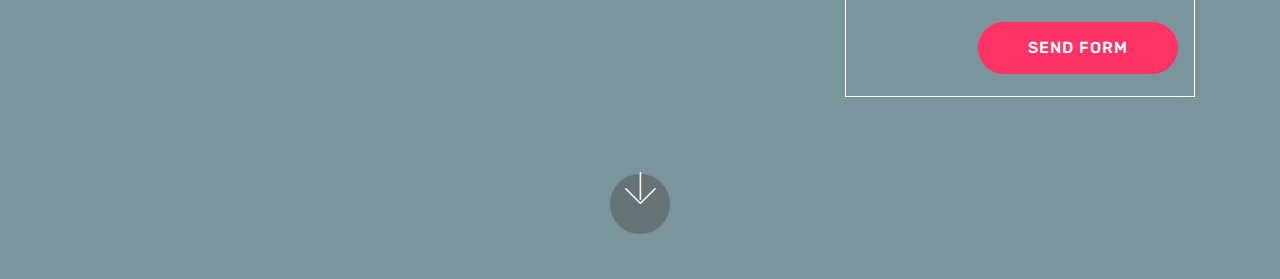
<file: page2.html>
<!DOCTYPE html>
<html >
<head>
  <!-- Site made with Mobirise Website Builder v4.7.1, https://mobirise.com -->
  <meta charset="UTF-8">
  <meta http-equiv="X-UA-Compatible" content="IE=edge">
  <meta name="generator" content="Mobirise v4.7.1, mobirise.com">
  <meta name="viewport" content="width=device-width, initial-scale=1, minimum-scale=1">
  <link rel="shortcut icon" href="assets/images/logo2.png" type="image/x-icon">
  <meta name="description" content="Web Generator Description">
  <title>Find a mentor</title>
  <link rel="stylesheet" href="assets/web/assets/mobirise-icons/mobirise-icons.css">
  <link rel="stylesheet" href="assets/tether/tether.min.css">
  <link rel="stylesheet" href="assets/bootstrap/css/bootstrap.min.css">
  <link rel="stylesheet" href="assets/bootstrap/css/bootstrap-grid.min.css">
  <link rel="stylesheet" href="assets/bootstrap/css/bootstrap-reboot.min.css">
  <link rel="stylesheet" href="assets/dropdown/css/style.css">
  <link rel="stylesheet" href="assets/socicon/css/styles.css">
  <link rel="stylesheet" href="assets/as-pie-progress/css/progress.min.css">
  <link rel="stylesheet" href="assets/datatables/data-tables.bootstrap4.min.css">
  <link rel="stylesheet" href="assets/theme/css/style.css">
  <link rel="stylesheet" href="assets/mobirise/css/mbr-additional.css" type="text/css">
  
  
  
</head>
<body>
  <section class="menu cid-qPIgYWqWtE" once="menu" id="menu1-l">

    

    <nav class="navbar navbar-expand beta-menu navbar-dropdown align-items-center navbar-fixed-top navbar-toggleable-sm">
        <button class="navbar-toggler navbar-toggler-right" type="button" data-toggle="collapse" data-target="#navbarSupportedContent" aria-controls="navbarSupportedContent" aria-expanded="false" aria-label="Toggle navigation">
            <div class="hamburger">
                <span></span>
                <span></span>
                <span></span>
                <span></span>
            </div>
        </button>
        <div class="menu-logo">
            <div class="navbar-brand">
                <span class="navbar-logo">
                    <a href="https://mobirise.com">
                         <img src="assets/images/logo2.png" alt="Mobirise" style="height: 3.8rem;">
                    </a>
                </span>
                <span class="navbar-caption-wrap">
                    <a class="navbar-caption text-white display-4" href="https://mobirise.com">
                        MOBIRISE
                    </a>
                </span>
            </div>
        </div>
        <div class="collapse navbar-collapse" id="navbarSupportedContent">
            <ul class="navbar-nav nav-dropdown nav-right" data-app-modern-menu="true"><li class="nav-item">
                    <a class="nav-link link text-white display-4" href="https://mobirise.com">
                        <span class="mbri-home mbr-iconfont mbr-iconfont-btn"></span>
                        Home</a>
                </li><li class="nav-item"><a class="nav-link link text-white display-4" href="https://mobirise.com"><span class="mbri-sale mbr-iconfont mbr-iconfont-btn"></span>
                        
                        New offers</a></li><li class="nav-item"><a class="nav-link link text-white display-4" href="https://mobirise.com"><span class="mbri-globe mbr-iconfont mbr-iconfont-btn"></span>
                        
                        About</a></li><li class="nav-item"><a class="nav-link link text-white display-4" href="https://mobirise.com"><span class="mbri-users mbr-iconfont mbr-iconfont-btn"></span>
                        
                        Find a mentor</a></li><li class="nav-item"><a class="nav-link link text-white display-4" href="https://mobirise.com"><span class="mbri-save mbr-iconfont mbr-iconfont-btn"></span>Toolkit</a></li><li class="nav-item"><a class="nav-link link text-white display-4" href="https://mobirise.com"><span class="mbri-paperclip mbr-iconfont mbr-iconfont-btn"></span>Post a job</a></li><li class="nav-item"><a class="nav-link link text-white display-4" href="https://mobirise.com">
                        </a></li></ul>
            
        </div>
    </nav>
</section>

<section class="engine"><a href="https://mobirise.ws/g">create your own website</a></section><section class="mbr-section info2 cid-qPIzETJemq" id="info2-1o">

    

    

    <div class="container">
        <div class="row main justify-content-center">
            <div class="media-container-column col-12 col-lg-3 col-md-4">
                <div class="mbr-section-btn align-left py-4">
                    <a class="btn btn-primary display-4" href="https://mobirise.com">
                    <span class="mbri-preview mbr-iconfont"></span>
                    SEE MORE
                    </a>
                </div>
            </div>
            <div class="media-container-column title col-12 col-lg-7 col-md-6">
                <h2 class="align-right mbr-bold mbr-white pb-3 mbr-fonts-style display-2">
                    GRADIENT BACKGROUND
                </h2>
                <h3 class="mbr-section-subtitle align-right mbr-light mbr-white mbr-fonts-style display-5">
                    Info block with gradient. Text is aligned to right.
                </h3>
            </div>
        </div>
    </div>
</section>

<section class="features16 cid-qPIyN5Xf8h" id="features16-1i">
    
    
    
    <div class="container align-center">
        <h2 class="pb-3 mbr-fonts-style mbr-section-title display-2">
            OUR AWESOME TEAM
        </h2>
        <h3 class="pb-5 mbr-section-subtitle mbr-fonts-style mbr-light display-5">
            Click any icon or text to edit or style it. Click blue "Gear" icon in the top right corner to hide/show text and change the block and cards background, icons count and other.
        </h3>
        <div class="row media-row">
            
        <div class="team-item col-lg-3 col-md-6">
                <div class="item-image">
                    <img src="assets/images/face6.jpg">
                </div>
                <div class="item-caption py-3">
                    <div class="item-name px-2">
                        <p class="mbr-fonts-style display-5">
                           John Smith
                        </p>
                    </div>
                    <div class="item-role px-2">
                        <p>Developer</p>
                    </div>
                    <div class="item-social pt-2">
                        <a href="https://twitter.com/mobirise" target="_blank">
                            <span class="p-1 socicon-twitter socicon mbr-iconfont mbr-iconfont-social"></span>
                        </a>
                        <a href="https://www.facebook.com/pages/Mobirise/1616226671953247" target="_blank">
                            <span class="p-1 socicon-facebook socicon mbr-iconfont mbr-iconfont-social"></span>
                        </a>
                        <a href="https://plus.google.com/u/0/+Mobirise" target="_blank">
                            <span class="p-1 socicon-googleplus socicon mbr-iconfont mbr-iconfont-social"></span>
                        </a>
                        <a href="https://www.linkedin.com/in/mobirise" target="_blank">
                            <span class="p-1 socicon-linkedin socicon mbr-iconfont mbr-iconfont-social"></span>
                        </a>
                        <a href="https://www.instagram.com/mobirise/" target="_blank">
                            
                        </a>
                        <a href="https://www.youtube.com/channel/UCt_tncVAetpK5JeM8L-8jyw" target="_blank">    
                            
                        </a>
                    </div>
                </div>
            </div><div class="team-item col-lg-3 col-md-6">
                <div class="item-image">
                    <img src="assets/images/face6.jpg">
                </div>
                <div class="item-caption py-3">
                    <div class="item-name px-2">
                        <p class="mbr-fonts-style display-5">
                           John Smith
                        </p>
                    </div>
                    <div class="item-role px-2">
                        <p>Developer</p>
                    </div>
                    <div class="item-social pt-2">
                        <a href="https://twitter.com/mobirise" target="_blank">
                            <span class="p-1 socicon-twitter socicon mbr-iconfont mbr-iconfont-social"></span>
                        </a>
                        <a href="https://www.facebook.com/pages/Mobirise/1616226671953247" target="_blank">
                            <span class="p-1 socicon-facebook socicon mbr-iconfont mbr-iconfont-social"></span>
                        </a>
                        <a href="https://plus.google.com/u/0/+Mobirise" target="_blank">
                            <span class="p-1 socicon-googleplus socicon mbr-iconfont mbr-iconfont-social"></span>
                        </a>
                        <a href="https://www.linkedin.com/in/mobirise" target="_blank">
                            <span class="p-1 socicon-linkedin socicon mbr-iconfont mbr-iconfont-social"></span>
                        </a>
                        <a href="https://www.instagram.com/mobirise/" target="_blank">
                            
                        </a>
                        <a href="https://www.youtube.com/channel/UCt_tncVAetpK5JeM8L-8jyw" target="_blank">    
                            
                        </a>
                    </div>
                </div>
            </div><div class="team-item col-lg-3 col-md-6">
                <div class="item-image">
                    <img src="assets/images/face6.jpg">
                </div>
                <div class="item-caption py-3">
                    <div class="item-name px-2">
                        <p class="mbr-fonts-style display-5">
                           John Smith
                        </p>
                    </div>
                    <div class="item-role px-2">
                        <p>Developer</p>
                    </div>
                    <div class="item-social pt-2">
                        <a href="https://twitter.com/mobirise" target="_blank">
                            <span class="p-1 socicon-twitter socicon mbr-iconfont mbr-iconfont-social"></span>
                        </a>
                        <a href="https://www.facebook.com/pages/Mobirise/1616226671953247" target="_blank">
                            <span class="p-1 socicon-facebook socicon mbr-iconfont mbr-iconfont-social"></span>
                        </a>
                        <a href="https://plus.google.com/u/0/+Mobirise" target="_blank">
                            <span class="p-1 socicon-googleplus socicon mbr-iconfont mbr-iconfont-social"></span>
                        </a>
                        <a href="https://www.linkedin.com/in/mobirise" target="_blank">
                            <span class="p-1 socicon-linkedin socicon mbr-iconfont mbr-iconfont-social"></span>
                        </a>
                        <a href="https://www.instagram.com/mobirise/" target="_blank">
                            
                        </a>
                        <a href="https://www.youtube.com/channel/UCt_tncVAetpK5JeM8L-8jyw" target="_blank">    
                            
                        </a>
                    </div>
                </div>
            </div><div class="team-item col-lg-3 col-md-6">
                <div class="item-image">
                    <img src="assets/images/face6.jpg">
                </div>
                <div class="item-caption py-3">
                    <div class="item-name px-2">
                        <p class="mbr-fonts-style display-5">
                           John Smith
                        </p>
                    </div>
                    <div class="item-role px-2">
                        <p>Developer</p>
                    </div>
                    <div class="item-social pt-2">
                        <a href="https://twitter.com/mobirise" target="_blank">
                            <span class="p-1 socicon-twitter socicon mbr-iconfont mbr-iconfont-social"></span>
                        </a>
                        <a href="https://www.facebook.com/pages/Mobirise/1616226671953247" target="_blank">
                            <span class="p-1 socicon-facebook socicon mbr-iconfont mbr-iconfont-social"></span>
                        </a>
                        <a href="https://plus.google.com/u/0/+Mobirise" target="_blank">
                            <span class="p-1 socicon-googleplus socicon mbr-iconfont mbr-iconfont-social"></span>
                        </a>
                        <a href="https://www.linkedin.com/in/mobirise" target="_blank">
                            <span class="p-1 socicon-linkedin socicon mbr-iconfont mbr-iconfont-social"></span>
                        </a>
                        <a href="https://www.instagram.com/mobirise/" target="_blank">
                            
                        </a>
                        <a href="https://www.youtube.com/channel/UCt_tncVAetpK5JeM8L-8jyw" target="_blank">    
                            
                        </a>
                    </div>
                </div>
            </div></div>    
    </div>
</section>

<section class="progress-bars3 cid-qPIyYJRTBu" id="progress-bars3-1j">
 
     

    
    
    <div class="container">
        <h2 class="mbr-section-title pb-3 align-center mbr-fonts-style display-2">
            Circle progress bars
        </h2>

        <h3 class="mbr-section-subtitle mbr-fonts-style display-5">
            Mobirise has provided for website developers a growing library of modern blocks which can be used either partially or in full for every website developed through the builder.
        </h3>
    
        <div class="media-container-row pt-5 mt-2">
            <div class="card p-3 align-center">
                <div class="wrap">
                    <div class="pie_progress progress1" role="progressbar" data-goal="50">
                        <p class="pie_progress__number mbr-fonts-style display-5"></p>
                    </div>
                </div> 
                <div class="mbr-crt-title pt-3">
                    <h4 class="card-title py-2 mbr-fonts-style display-5">
                        Amenity
                    </h4>
                </div>                 
            </div>

            <div class="card p-3 align-center">
                <div class="wrap">
                    <div class="pie_progress progress2" role="progressbar" data-goal="60">
                        <p class="pie_progress__number mbr-fonts-style display-5">60%</p>
                    </div>
                </div> 
                <div class="mbr-crt-title pt-3">
                    <h4 class="card-title py-2 mbr-fonts-style display-5">
                        Publick transport
                    </h4>
                </div>                 
            </div>

            <div class="card p-3 align-center">
                <div class="wrap">
                    <div class="pie_progress progress3" role="progressbar" data-goal="70">
                        <p class="pie_progress__number mbr-fonts-style display-5">70%</p>
                    </div>
                </div> 
                <div class="mbr-crt-title pt-3">
                    <h4 class="card-title py-2 mbr-fonts-style display-5">
                        Nightlife
                    </h4>
                </div>                 
            </div>

            

            

            
        </div>
</div></section>

<section class="section-table cid-qPIziHR1LW" id="table1-1m">

  
  
  <div class="container container-table">
      <h2 class="mbr-section-title mbr-fonts-style align-center pb-3 display-2">
          Table
      </h2>
      <h3 class="mbr-section-subtitle mbr-fonts-style align-center pb-5 mbr-light display-5">
            Click blue "Gear" icon in the top right corner to hide/show search and info, change the the table background and other parameters.  In browser click on the table head to sort the table, use search to filter the table.     
      </h3>
      <div class="table-wrapper">
        <div class="container">
          <div class="row search">
            <div class="col-md-6"></div>
            <div class="col-md-6">
                <div class="dataTables_filter">
                  <label class="searchInfo mbr-fonts-style display-7">Search:</label>
                  <input class="form-control input-sm" disabled="">
                </div>
            </div>
          </div>
        </div>

        <div class="container scroll">
          <table class="table isSearch" cellspacing="0">
            <thead>
              <tr class="table-heads ">
                  
                  
                  
                  
              <th class="head-item mbr-fonts-style display-7">
                      NAME</th><th class="head-item mbr-fonts-style display-7">
                      Industry</th><th class="head-item mbr-fonts-style display-7">
                      Interests</th><th class="head-item mbr-fonts-style display-7">
                      Number of mentees</th></tr>
            </thead>

            <tbody>
              
              
              
              
            <tr> 
                
                
                
                
              <td class="body-item mbr-fonts-style display-7">Jeanna Schmal</td><td class="body-item mbr-fonts-style display-7">44</td><td class="body-item mbr-fonts-style display-7">2016-10-17</td><td class="body-item mbr-fonts-style display-7">$317.000</td></tr><tr>
                
                
                
                
              <td class="body-item mbr-fonts-style display-7">Caren Rials</td><td class="body-item mbr-fonts-style display-7">35</td><td class="body-item mbr-fonts-style display-7">2013-04-12</td><td class="body-item mbr-fonts-style display-7">$445.500</td></tr><tr>
                
                
                
                
              <td class="body-item mbr-fonts-style display-7">Leon Rogol</td><td class="body-item mbr-fonts-style display-7">66</td><td class="body-item mbr-fonts-style display-7">2016-05-22</td><td class="body-item mbr-fonts-style display-7">$152.558</td></tr><tr>
                
                
                
                
              <td class="body-item mbr-fonts-style display-7">Shala Barrera</td><td class="body-item mbr-fonts-style display-7">70</td><td class="body-item mbr-fonts-style display-7">2016-05-15</td><td class="body-item mbr-fonts-style display-7">$459.146</td></tr></tbody>
          </table>
        </div>
        <div class="container table-info-container">
          <div class="row info">
            <div class="col-md-6">
              <div class="dataTables_info mbr-fonts-style display-7">
                <span class="infoBefore">Showing</span>
                <span class="inactive infoRows"></span>
                <span class="infoAfter">entries</span>
                <span class="infoFilteredBefore">(filtered from</span>
                <span class="inactive infoRows"></span>
                <span class="infoFilteredAfter"> total entries)</span>
              </div>
            </div>
            <div class="col-md-6"></div>
          </div>
        </div>
      </div>
    </div>
</section>

<section class="cid-qPIAYwJOvU mbr-fullscreen mbr-parallax-background" id="header15-1p">

    

    <div class="mbr-overlay" style="opacity: 0.5; background-color: rgb(7, 59, 76);"></div>

    <div class="container align-right">
<div class="row">
    <div class="mbr-white col-lg-8 col-md-7 content-container">
        <h1 class="mbr-section-title mbr-bold pb-3 mbr-fonts-style display-1">&nbsp;BE A MENTOR&nbsp;</h1>
        <p class="mbr-text pb-3 mbr-fonts-style display-5">
            Click any text to edit or style it. Select text to insert a link. Click blue "Gear" icon in the top right corner to hide/show  text, title and change the block or form background. Click red "+" in the bottom right corner to add a new block. Use the top left menu to create new pages, sites and add themes.
        </p>
    </div>
    <div class="col-lg-4 col-md-5">
    <div class="form-container">
        <div class="media-container-column" data-form-type="formoid">
            <div data-form-alert="" hidden="" class="align-center">Thanks for filling out the form!</div>
            <form class="mbr-form" action="https://mobirise.com/" method="post" data-form-title="Mobirise Form"><input type="hidden" name="email" data-form-email="true" value="EssJJu2lu/imaDHqamntgetsUKO6HD8yI0M95LDl6bLqlFCfbjWcr7EVnlZtf1p74ZS/XeEf6zya0IrB/RzTb6gWDPBV8HD3zH/3fwmPJyj3i6ZXtPnVPS6VjNCla5WI" data-form-field="Email">
                <div data-for="name">
                    <div class="form-group">
                        <input type="text" class="form-control px-3" name="name" data-form-field="Name" placeholder="Name" required="" id="name-header15-1p">
                    </div>
                </div>
                <div data-for="email">
                    <div class="form-group">
                        <input type="email" class="form-control px-3" name="email" data-form-field="Email" placeholder="Email" required="" id="email-header15-1p">
                    </div>
                </div>
                <div data-for="phone">
                    <div class="form-group">
                        <input type="tel" class="form-control px-3" name="phone" data-form-field="Phone" placeholder="Phone" id="phone-header15-1p">
                    </div>
                </div>
                <div class="form-group" data-for="message">
                    <textarea type="text" class="form-control px-3" name="message" rows="7" placeholder="Message" data-form-field="Message" id="message-header15-1p"></textarea>
                </div>
                <span class="input-group-btn">
                    <button href="" type="submit" class="btn btn-secondary btn-form display-4">SEND FORM</button>
                </span>
            </form>
        </div>
    </div>
    </div>
</div>
    </div>
    <div class="mbr-arrow hidden-sm-down" aria-hidden="true">
        <a href="#next">
            <i class="mbri-down mbr-iconfont"></i>
        </a>
    </div>
</section>


  <script src="assets/web/assets/jquery/jquery.min.js"></script>
  <script src="assets/popper/popper.min.js"></script>
  <script src="assets/tether/tether.min.js"></script>
  <script src="assets/bootstrap/js/bootstrap.min.js"></script>
  <script src="assets/smoothscroll/smooth-scroll.js"></script>
  <script src="assets/dropdown/js/script.min.js"></script>
  <script src="assets/as-pie-progress/jquery-as-pie-progress.min.js"></script>
  <script src="assets/datatables/jquery.data-tables.min.js"></script>
  <script src="assets/datatables/data-tables.bootstrap4.min.js"></script>
  <script src="assets/parallax/jarallax.min.js"></script>
  <script src="assets/touchswipe/jquery.touch-swipe.min.js"></script>
  <script src="assets/theme/js/script.js"></script>
  <script src="assets/formoid/formoid.min.js"></script>
  
  
</body>
</html>
</file>
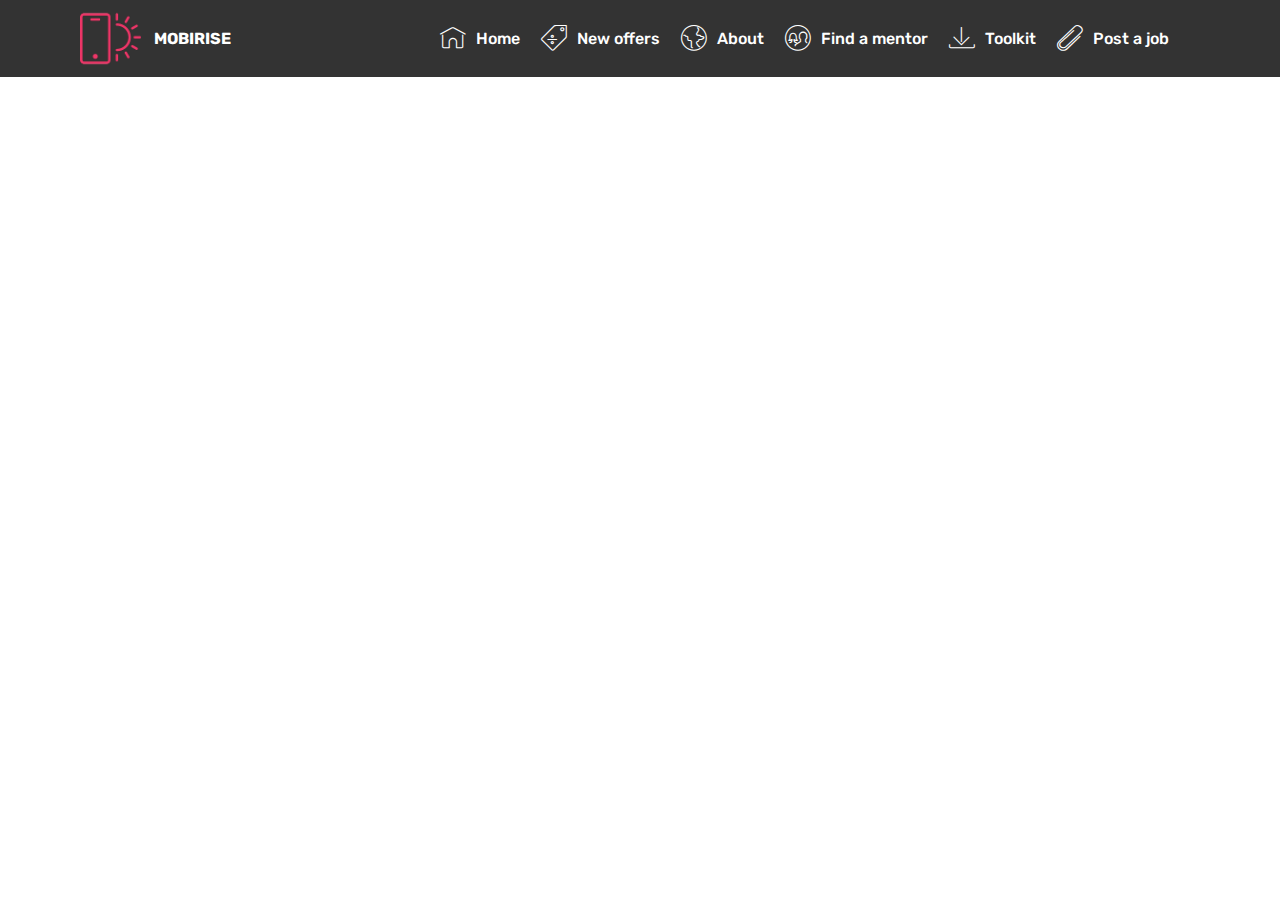
<file: page3.html>
<!DOCTYPE html>
<html >
<head>
  <!-- Site made with Mobirise Website Builder v4.7.1, https://mobirise.com -->
  <meta charset="UTF-8">
  <meta http-equiv="X-UA-Compatible" content="IE=edge">
  <meta name="generator" content="Mobirise v4.7.1, mobirise.com">
  <meta name="viewport" content="width=device-width, initial-scale=1, minimum-scale=1">
  <link rel="shortcut icon" href="assets/images/logo2.png" type="image/x-icon">
  <meta name="description" content="Web Site Creator Description">
  <title>Toolkit</title>
  <link rel="stylesheet" href="assets/web/assets/mobirise-icons/mobirise-icons.css">
  <link rel="stylesheet" href="assets/tether/tether.min.css">
  <link rel="stylesheet" href="assets/bootstrap/css/bootstrap.min.css">
  <link rel="stylesheet" href="assets/bootstrap/css/bootstrap-grid.min.css">
  <link rel="stylesheet" href="assets/bootstrap/css/bootstrap-reboot.min.css">
  <link rel="stylesheet" href="assets/dropdown/css/style.css">
  <link rel="stylesheet" href="assets/theme/css/style.css">
  <link rel="stylesheet" href="assets/mobirise/css/mbr-additional.css" type="text/css">
  
  
  
</head>
<body>
  <section class="menu cid-qPIgYWqWtE" once="menu" id="menu1-m">

    

    <nav class="navbar navbar-expand beta-menu navbar-dropdown align-items-center navbar-fixed-top navbar-toggleable-sm">
        <button class="navbar-toggler navbar-toggler-right" type="button" data-toggle="collapse" data-target="#navbarSupportedContent" aria-controls="navbarSupportedContent" aria-expanded="false" aria-label="Toggle navigation">
            <div class="hamburger">
                <span></span>
                <span></span>
                <span></span>
                <span></span>
            </div>
        </button>
        <div class="menu-logo">
            <div class="navbar-brand">
                <span class="navbar-logo">
                    <a href="https://mobirise.com">
                         <img src="assets/images/logo2.png" alt="Mobirise" style="height: 3.8rem;">
                    </a>
                </span>
                <span class="navbar-caption-wrap">
                    <a class="navbar-caption text-white display-4" href="https://mobirise.com">
                        MOBIRISE
                    </a>
                </span>
            </div>
        </div>
        <div class="collapse navbar-collapse" id="navbarSupportedContent">
            <ul class="navbar-nav nav-dropdown nav-right" data-app-modern-menu="true"><li class="nav-item">
                    <a class="nav-link link text-white display-4" href="https://mobirise.com">
                        <span class="mbri-home mbr-iconfont mbr-iconfont-btn"></span>
                        Home</a>
                </li><li class="nav-item"><a class="nav-link link text-white display-4" href="https://mobirise.com"><span class="mbri-sale mbr-iconfont mbr-iconfont-btn"></span>
                        
                        New offers</a></li><li class="nav-item"><a class="nav-link link text-white display-4" href="https://mobirise.com"><span class="mbri-globe mbr-iconfont mbr-iconfont-btn"></span>
                        
                        About</a></li><li class="nav-item"><a class="nav-link link text-white display-4" href="https://mobirise.com"><span class="mbri-users mbr-iconfont mbr-iconfont-btn"></span>
                        
                        Find a mentor</a></li><li class="nav-item"><a class="nav-link link text-white display-4" href="https://mobirise.com"><span class="mbri-save mbr-iconfont mbr-iconfont-btn"></span>Toolkit</a></li><li class="nav-item"><a class="nav-link link text-white display-4" href="https://mobirise.com"><span class="mbri-paperclip mbr-iconfont mbr-iconfont-btn"></span>Post a job</a></li><li class="nav-item"><a class="nav-link link text-white display-4" href="https://mobirise.com">
                        </a></li></ul>
            
        </div>
    </nav>
</section>


  <section class="engine"><a href="https://mobirise.ws/o">free mobile website builder</a></section><script src="assets/web/assets/jquery/jquery.min.js"></script>
  <script src="assets/popper/popper.min.js"></script>
  <script src="assets/tether/tether.min.js"></script>
  <script src="assets/bootstrap/js/bootstrap.min.js"></script>
  <script src="assets/smoothscroll/smooth-scroll.js"></script>
  <script src="assets/dropdown/js/script.min.js"></script>
  <script src="assets/touchswipe/jquery.touch-swipe.min.js"></script>
  <script src="assets/theme/js/script.js"></script>
  
  
</body>
</html>
</file>
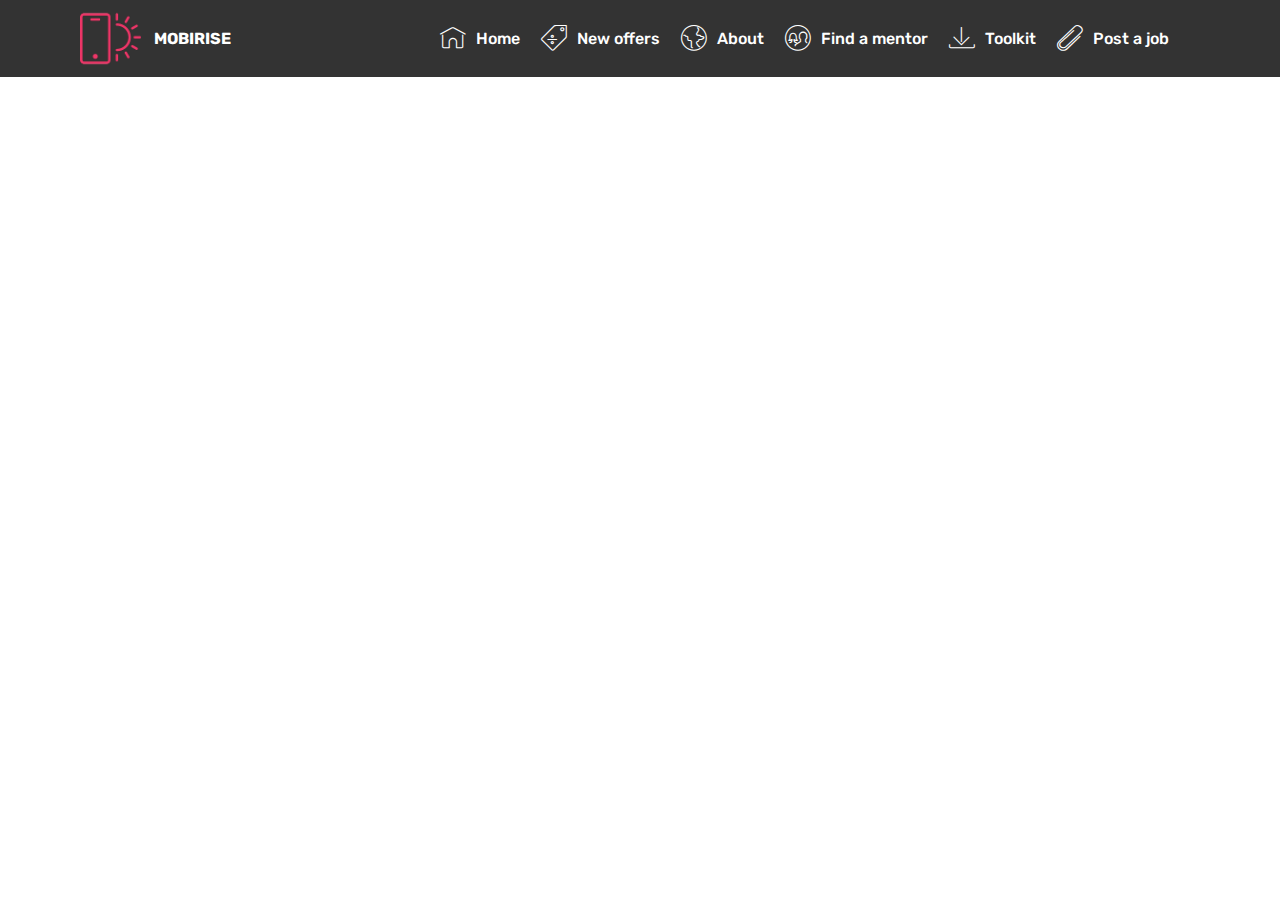
<file: page4.html>
<!DOCTYPE html>
<html >
<head>
  <!-- Site made with Mobirise Website Builder v4.7.1, https://mobirise.com -->
  <meta charset="UTF-8">
  <meta http-equiv="X-UA-Compatible" content="IE=edge">
  <meta name="generator" content="Mobirise v4.7.1, mobirise.com">
  <meta name="viewport" content="width=device-width, initial-scale=1, minimum-scale=1">
  <link rel="shortcut icon" href="assets/images/logo2.png" type="image/x-icon">
  <meta name="description" content="Web Page Creator Description">
  <title>Post a job</title>
  <link rel="stylesheet" href="assets/web/assets/mobirise-icons/mobirise-icons.css">
  <link rel="stylesheet" href="assets/tether/tether.min.css">
  <link rel="stylesheet" href="assets/bootstrap/css/bootstrap.min.css">
  <link rel="stylesheet" href="assets/bootstrap/css/bootstrap-grid.min.css">
  <link rel="stylesheet" href="assets/bootstrap/css/bootstrap-reboot.min.css">
  <link rel="stylesheet" href="assets/dropdown/css/style.css">
  <link rel="stylesheet" href="assets/theme/css/style.css">
  <link rel="stylesheet" href="assets/mobirise/css/mbr-additional.css" type="text/css">
  
  
  
</head>
<body>
  <section class="menu cid-qPIgYWqWtE" once="menu" id="menu1-n">

    

    <nav class="navbar navbar-expand beta-menu navbar-dropdown align-items-center navbar-fixed-top navbar-toggleable-sm">
        <button class="navbar-toggler navbar-toggler-right" type="button" data-toggle="collapse" data-target="#navbarSupportedContent" aria-controls="navbarSupportedContent" aria-expanded="false" aria-label="Toggle navigation">
            <div class="hamburger">
                <span></span>
                <span></span>
                <span></span>
                <span></span>
            </div>
        </button>
        <div class="menu-logo">
            <div class="navbar-brand">
                <span class="navbar-logo">
                    <a href="https://mobirise.com">
                         <img src="assets/images/logo2.png" alt="Mobirise" style="height: 3.8rem;">
                    </a>
                </span>
                <span class="navbar-caption-wrap">
                    <a class="navbar-caption text-white display-4" href="https://mobirise.com">
                        MOBIRISE
                    </a>
                </span>
            </div>
        </div>
        <div class="collapse navbar-collapse" id="navbarSupportedContent">
            <ul class="navbar-nav nav-dropdown nav-right" data-app-modern-menu="true"><li class="nav-item">
                    <a class="nav-link link text-white display-4" href="https://mobirise.com">
                        <span class="mbri-home mbr-iconfont mbr-iconfont-btn"></span>
                        Home</a>
                </li><li class="nav-item"><a class="nav-link link text-white display-4" href="https://mobirise.com"><span class="mbri-sale mbr-iconfont mbr-iconfont-btn"></span>
                        
                        New offers</a></li><li class="nav-item"><a class="nav-link link text-white display-4" href="https://mobirise.com"><span class="mbri-globe mbr-iconfont mbr-iconfont-btn"></span>
                        
                        About</a></li><li class="nav-item"><a class="nav-link link text-white display-4" href="https://mobirise.com"><span class="mbri-users mbr-iconfont mbr-iconfont-btn"></span>
                        
                        Find a mentor</a></li><li class="nav-item"><a class="nav-link link text-white display-4" href="https://mobirise.com"><span class="mbri-save mbr-iconfont mbr-iconfont-btn"></span>Toolkit</a></li><li class="nav-item"><a class="nav-link link text-white display-4" href="https://mobirise.com"><span class="mbri-paperclip mbr-iconfont mbr-iconfont-btn"></span>Post a job</a></li><li class="nav-item"><a class="nav-link link text-white display-4" href="https://mobirise.com">
                        </a></li></ul>
            
        </div>
    </nav>
</section>


  <section class="engine"><a href="https://mobirise.ws/n">free website creator app</a></section><script src="assets/web/assets/jquery/jquery.min.js"></script>
  <script src="assets/popper/popper.min.js"></script>
  <script src="assets/tether/tether.min.js"></script>
  <script src="assets/bootstrap/js/bootstrap.min.js"></script>
  <script src="assets/smoothscroll/smooth-scroll.js"></script>
  <script src="assets/dropdown/js/script.min.js"></script>
  <script src="assets/touchswipe/jquery.touch-swipe.min.js"></script>
  <script src="assets/theme/js/script.js"></script>
  
  
</body>
</html>
</file>
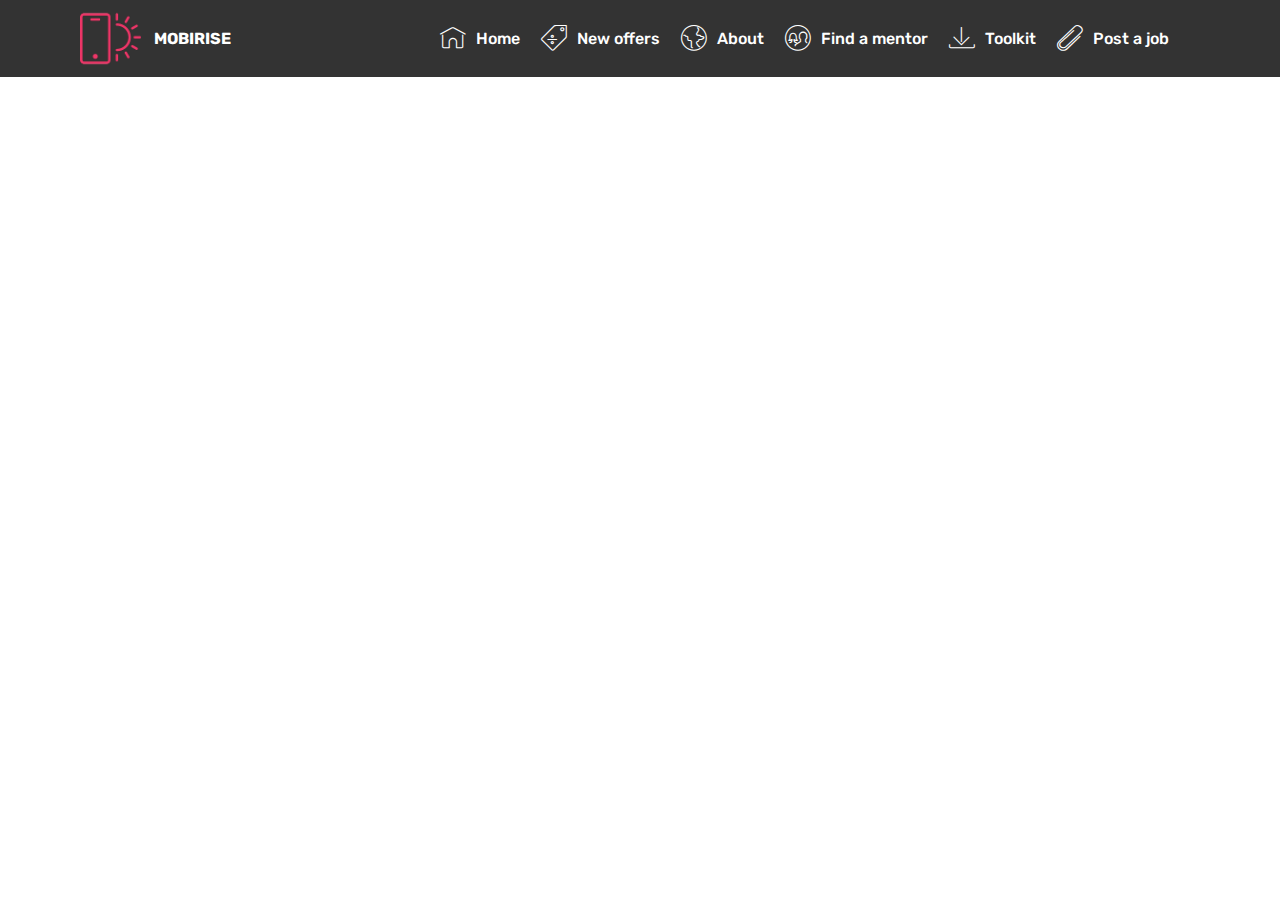
<file: page5.html>
<!DOCTYPE html>
<html >
<head>
  <!-- Site made with Mobirise Website Builder v4.7.1, https://mobirise.com -->
  <meta charset="UTF-8">
  <meta http-equiv="X-UA-Compatible" content="IE=edge">
  <meta name="generator" content="Mobirise v4.7.1, mobirise.com">
  <meta name="viewport" content="width=device-width, initial-scale=1, minimum-scale=1">
  <link rel="shortcut icon" href="assets/images/logo2.png" type="image/x-icon">
  <meta name="description" content="Website Builder Description">
  <title>New offers</title>
  <link rel="stylesheet" href="assets/web/assets/mobirise-icons/mobirise-icons.css">
  <link rel="stylesheet" href="assets/tether/tether.min.css">
  <link rel="stylesheet" href="assets/bootstrap/css/bootstrap.min.css">
  <link rel="stylesheet" href="assets/bootstrap/css/bootstrap-grid.min.css">
  <link rel="stylesheet" href="assets/bootstrap/css/bootstrap-reboot.min.css">
  <link rel="stylesheet" href="assets/dropdown/css/style.css">
  <link rel="stylesheet" href="assets/theme/css/style.css">
  <link rel="stylesheet" href="assets/mobirise/css/mbr-additional.css" type="text/css">
  
  
  
</head>
<body>
  <section class="menu cid-qPIgYWqWtE" once="menu" id="menu1-1g">

    

    <nav class="navbar navbar-expand beta-menu navbar-dropdown align-items-center navbar-fixed-top navbar-toggleable-sm">
        <button class="navbar-toggler navbar-toggler-right" type="button" data-toggle="collapse" data-target="#navbarSupportedContent" aria-controls="navbarSupportedContent" aria-expanded="false" aria-label="Toggle navigation">
            <div class="hamburger">
                <span></span>
                <span></span>
                <span></span>
                <span></span>
            </div>
        </button>
        <div class="menu-logo">
            <div class="navbar-brand">
                <span class="navbar-logo">
                    <a href="https://mobirise.com">
                         <img src="assets/images/logo2.png" alt="Mobirise" style="height: 3.8rem;">
                    </a>
                </span>
                <span class="navbar-caption-wrap">
                    <a class="navbar-caption text-white display-4" href="https://mobirise.com">
                        MOBIRISE
                    </a>
                </span>
            </div>
        </div>
        <div class="collapse navbar-collapse" id="navbarSupportedContent">
            <ul class="navbar-nav nav-dropdown nav-right" data-app-modern-menu="true"><li class="nav-item">
                    <a class="nav-link link text-white display-4" href="https://mobirise.com">
                        <span class="mbri-home mbr-iconfont mbr-iconfont-btn"></span>
                        Home</a>
                </li><li class="nav-item"><a class="nav-link link text-white display-4" href="https://mobirise.com"><span class="mbri-sale mbr-iconfont mbr-iconfont-btn"></span>
                        
                        New offers</a></li><li class="nav-item"><a class="nav-link link text-white display-4" href="https://mobirise.com"><span class="mbri-globe mbr-iconfont mbr-iconfont-btn"></span>
                        
                        About</a></li><li class="nav-item"><a class="nav-link link text-white display-4" href="https://mobirise.com"><span class="mbri-users mbr-iconfont mbr-iconfont-btn"></span>
                        
                        Find a mentor</a></li><li class="nav-item"><a class="nav-link link text-white display-4" href="https://mobirise.com"><span class="mbri-save mbr-iconfont mbr-iconfont-btn"></span>Toolkit</a></li><li class="nav-item"><a class="nav-link link text-white display-4" href="https://mobirise.com"><span class="mbri-paperclip mbr-iconfont mbr-iconfont-btn"></span>Post a job</a></li><li class="nav-item"><a class="nav-link link text-white display-4" href="https://mobirise.com">
                        </a></li></ul>
            
        </div>
    </nav>
</section>


  <section class="engine"><a href="https://mobirise.ws/m">drag and drop site maker</a></section><script src="assets/web/assets/jquery/jquery.min.js"></script>
  <script src="assets/popper/popper.min.js"></script>
  <script src="assets/tether/tether.min.js"></script>
  <script src="assets/bootstrap/js/bootstrap.min.js"></script>
  <script src="assets/smoothscroll/smooth-scroll.js"></script>
  <script src="assets/dropdown/js/script.min.js"></script>
  <script src="assets/touchswipe/jquery.touch-swipe.min.js"></script>
  <script src="assets/theme/js/script.js"></script>
  
  
</body>
</html>
</file>
<file: assets/web/assets/mobirise-icons/mobirise-icons.css>
@font-face {
  font-family: 'MobiriseIcons';
  src:  url('mobirise-icons.eot?spat4u');
  src:  url('mobirise-icons.eot?spat4u#iefix') format('embedded-opentype'),
    url('mobirise-icons.ttf?spat4u') format('truetype'),
    url('mobirise-icons.woff?spat4u') format('woff'),
    url('mobirise-icons.svg?spat4u#MobiriseIcons') format('svg');
  font-weight: normal;
  font-style: normal;
}

[class^="mbri-"], [class*=" mbri-"] {
  /* use !important to prevent issues with browser extensions that change fonts */
  font-family: MobiriseIcons !important;
  speak: none;
  font-style: normal;
  font-weight: normal;
  font-variant: normal;
  text-transform: none;
  line-height: 1;

  /* Better Font Rendering =========== */
  -webkit-font-smoothing: antialiased;
  -moz-osx-font-smoothing: grayscale;
}

.mbri-add-submenu:before {
  content: "\e900";
}
.mbri-alert:before {
  content: "\e901";
}
.mbri-align-center:before {
  content: "\e902";
}
.mbri-align-justify:before {
  content: "\e903";
}
.mbri-align-left:before {
  content: "\e904";
}
.mbri-align-right:before {
  content: "\e905";
}
.mbri-android:before {
  content: "\e906";
}
.mbri-apple:before {
  content: "\e907";
}
.mbri-arrow-down:before {
  content: "\e908";
}
.mbri-arrow-next:before {
  content: "\e909";
}
.mbri-arrow-prev:before {
  content: "\e90a";
}
.mbri-arrow-up:before {
  content: "\e90b";
}
.mbri-bold:before {
  content: "\e90c";
}
.mbri-bookmark:before {
  content: "\e90d";
}
.mbri-bootstrap:before {
  content: "\e90e";
}
.mbri-briefcase:before {
  content: "\e90f";
}
.mbri-browse:before {
  content: "\e910";
}
.mbri-bulleted-list:before {
  content: "\e911";
}
.mbri-calendar:before {
  content: "\e912";
}
.mbri-camera:before {
  content: "\e913";
}
.mbri-cart-add:before {
  content: "\e914";
}
.mbri-cart-full:before {
  content: "\e915";
}
.mbri-cash:before {
  content: "\e916";
}
.mbri-change-style:before {
  content: "\e917";
}
.mbri-chat:before {
  content: "\e918";
}
.mbri-clock:before {
  content: "\e919";
}
.mbri-close:before {
  content: "\e91a";
}
.mbri-cloud:before {
  content: "\e91b";
}
.mbri-code:before {
  content: "\e91c";
}
.mbri-contact-form:before {
  content: "\e91d";
}
.mbri-credit-card:before {
  content: "\e91e";
}
.mbri-cursor-click:before {
  content: "\e91f";
}
.mbri-cust-feedback:before {
  content: "\e920";
}
.mbri-database:before {
  content: "\e921";
}
.mbri-delivery:before {
  content: "\e922";
}
.mbri-desktop:before {
  content: "\e923";
}
.mbri-devices:before {
  content: "\e924";
}
.mbri-down:before {
  content: "\e925";
}
.mbri-download:before {
  content: "\e989";
}
.mbri-drag-n-drop:before {
  content: "\e927";
}
.mbri-drag-n-drop2:before {
  content: "\e928";
}
.mbri-edit:before {
  content: "\e929";
}
.mbri-edit2:before {
  content: "\e92a";
}
.mbri-error:before {
  content: "\e92b";
}
.mbri-extension:before {
  content: "\e92c";
}
.mbri-features:before {
  content: "\e92d";
}
.mbri-file:before {
  content: "\e92e";
}
.mbri-flag:before {
  content: "\e92f";
}
.mbri-folder:before {
  content: "\e930";
}
.mbri-gift:before {
  content: "\e931";
}
.mbri-github:before {
  content: "\e932";
}
.mbri-globe:before {
  content: "\e933";
}
.mbri-globe-2:before {
  content: "\e934";
}
.mbri-growing-chart:before {
  content: "\e935";
}
.mbri-hearth:before {
  content: "\e936";
}
.mbri-help:before {
  content: "\e937";
}
.mbri-home:before {
  content: "\e938";
}
.mbri-hot-cup:before {
  content: "\e939";
}
.mbri-idea:before {
  content: "\e93a";
}
.mbri-image-gallery:before {
  content: "\e93b";
}
.mbri-image-slider:before {
  content: "\e93c";
}
.mbri-info:before {
  content: "\e93d";
}
.mbri-italic:before {
  content: "\e93e";
}
.mbri-key:before {
  content: "\e93f";
}
.mbri-laptop:before {
  content: "\e940";
}
.mbri-layers:before {
  content: "\e941";
}
.mbri-left-right:before {
  content: "\e942";
}
.mbri-left:before {
  content: "\e943";
}
.mbri-letter:before {
  content: "\e944";
}
.mbri-like:before {
  content: "\e945";
}
.mbri-link:before {
  content: "\e946";
}
.mbri-lock:before {
  content: "\e947";
}
.mbri-login:before {
  content: "\e948";
}
.mbri-logout:before {
  content: "\e949";
}
.mbri-magic-stick:before {
  content: "\e94a";
}
.mbri-map-pin:before {
  content: "\e94b";
}
.mbri-menu:before {
  content: "\e94c";
}
.mbri-mobile:before {
  content: "\e94d";
}
.mbri-mobile2:before {
  content: "\e94e";
}
.mbri-mobirise:before {
  content: "\e94f";
}
.mbri-more-horizontal:before {
  content: "\e950";
}
.mbri-more-vertical:before {
  content: "\e951";
}
.mbri-music:before {
  content: "\e952";
}
.mbri-new-file:before {
  content: "\e953";
}
.mbri-numbered-list:before {
  content: "\e954";
}
.mbri-opened-folder:before {
  content: "\e955";
}
.mbri-pages:before {
  content: "\e956";
}
.mbri-paper-plane:before {
  content: "\e957";
}
.mbri-paperclip:before {
  content: "\e958";
}
.mbri-photo:before {
  content: "\e959";
}
.mbri-photos:before {
  content: "\e95a";
}
.mbri-pin:before {
  content: "\e95b";
}
.mbri-play:before {
  content: "\e95c";
}
.mbri-plus:before {
  content: "\e95d";
}
.mbri-preview:before {
  content: "\e95e";
}
.mbri-print:before {
  content: "\e95f";
}
.mbri-protect:before {
  content: "\e960";
}
.mbri-question:before {
  content: "\e961";
}
.mbri-quote-left:before {
  content: "\e962";
}
.mbri-quote-right:before {
  content: "\e963";
}
.mbri-refresh:before {
  content: "\e964";
}
.mbri-responsive:before {
  content: "\e965";
}
.mbri-right:before {
  content: "\e966";
}
.mbri-rocket:before {
  content: "\e967";
}
.mbri-sad-face:before {
  content: "\e968";
}
.mbri-sale:before {
  content: "\e969";
}
.mbri-save:before {
  content: "\e96a";
}
.mbri-search:before {
  content: "\e96b";
}
.mbri-setting:before {
  content: "\e96c";
}
.mbri-setting2:before {
  content: "\e96d";
}
.mbri-setting3:before {
  content: "\e96e";
}
.mbri-share:before {
  content: "\e96f";
}
.mbri-shopping-bag:before {
  content: "\e970";
}
.mbri-shopping-basket:before {
  content: "\e971";
}
.mbri-shopping-cart:before {
  content: "\e972";
}
.mbri-sites:before {
  content: "\e973";
}
.mbri-smile-face:before {
  content: "\e974";
}
.mbri-speed:before {
  content: "\e975";
}
.mbri-star:before {
  content: "\e976";
}
.mbri-success:before {
  content: "\e977";
}
.mbri-sun:before {
  content: "\e978";
}
.mbri-sun2:before {
  content: "\e979";
}
.mbri-tablet:before {
  content: "\e97a";
}
.mbri-tablet-vertical:before {
  content: "\e97b";
}
.mbri-target:before {
  content: "\e97c";
}
.mbri-timer:before {
  content: "\e97d";
}
.mbri-to-ftp:before {
  content: "\e97e";
}
.mbri-to-local-drive:before {
  content: "\e97f";
}
.mbri-touch-swipe:before {
  content: "\e980";
}
.mbri-touch:before {
  content: "\e981";
}
.mbri-trash:before {
  content: "\e982";
}
.mbri-underline:before {
  content: "\e983";
}
.mbri-unlink:before {
  content: "\e984";
}
.mbri-unlock:before {
  content: "\e985";
}
.mbri-up-down:before {
  content: "\e986";
}
.mbri-up:before {
  content: "\e987";
}
.mbri-update:before {
  content: "\e988";
}
.mbri-upload:before {
 content: "\e926"; 
}
.mbri-user:before {
  content: "\e98a";
}
.mbri-user2:before {
  content: "\e98b";
}
.mbri-users:before {
  content: "\e98c";
}
.mbri-video:before {
  content: "\e98d";
}
.mbri-video-play:before {
  content: "\e98e";
}
.mbri-watch:before {
  content: "\e98f";
}
.mbri-website-theme:before {
  content: "\e990";
}
.mbri-wifi:before {
  content: "\e991";
}
.mbri-windows:before {
  content: "\e992";
}
.mbri-zoom-out:before {
  content: "\e993";
}
.mbri-redo:before {
  content: "\e994";
}
.mbri-undo:before {
  content: "\e995";
}
</file>
<file: assets/dropdown/css/style.css>
.navbar-dropdown {
  left: 0;
  padding: 0;
  position: absolute;
  right: 0;
  top: 0;
  transition: all 0.45s ease;
  z-index: 1030;
  background: #282828; }
  .navbar-dropdown .navbar-logo {
    margin-right: 0.8rem;
    transition: margin 0.3s ease-in-out;
    vertical-align: middle; }
    .navbar-dropdown .navbar-logo img {
      height: 3.125rem;
      transition: all 0.3s ease-in-out; }
    .navbar-dropdown .navbar-logo.mbr-iconfont {
      font-size: 3.125rem;
      line-height: 3.125rem; }
  .navbar-dropdown .navbar-caption {
    font-weight: 700;
    white-space: normal;
    vertical-align: -4px;
    line-height: 3.125rem !important; }
    .navbar-dropdown .navbar-caption, .navbar-dropdown .navbar-caption:hover {
      color: inherit;
      text-decoration: none; }
  .navbar-dropdown .mbr-iconfont + .navbar-caption {
    vertical-align: -1px; }
  .navbar-dropdown.navbar-fixed-top {
    position: fixed; }
  .navbar-dropdown .navbar-brand span {
    vertical-align: -4px; }
  .navbar-dropdown.bg-color.transparent {
    background: none; }
  .navbar-dropdown.navbar-short .navbar-brand {
    padding: 0.625rem 0; }
    .navbar-dropdown.navbar-short .navbar-brand span {
      vertical-align: -1px; }
  .navbar-dropdown.navbar-short .navbar-caption {
    line-height: 2.375rem !important;
    vertical-align: -2px; }
  .navbar-dropdown.navbar-short .navbar-logo {
    margin-right: 0.5rem; }
    .navbar-dropdown.navbar-short .navbar-logo img {
      height: 2.375rem; }
    .navbar-dropdown.navbar-short .navbar-logo.mbr-iconfont {
      font-size: 2.375rem;
      line-height: 2.375rem; }
  .navbar-dropdown.navbar-short .mbr-table-cell {
    height: 3.625rem; }
  .navbar-dropdown .navbar-close {
    left: 0.6875rem;
    position: fixed;
    top: 0.75rem;
    z-index: 1000; }
  .navbar-dropdown .hamburger-icon {
    content: "";
    display: inline-block;
    vertical-align: middle;
    width: 16px;
    -webkit-box-shadow: 0 -6px 0 1px #282828,0 0 0 1px #282828,0 6px 0 1px #282828;
    -moz-box-shadow: 0 -6px 0 1px #282828,0 0 0 1px #282828,0 6px 0 1px #282828;
    box-shadow: 0 -6px 0 1px #282828,0 0 0 1px #282828,0 6px 0 1px #282828; }

.dropdown-menu .dropdown-toggle[data-toggle="dropdown-submenu"]::after {
  border-bottom: 0.35em solid transparent;
  border-left: 0.35em solid;
  border-right: 0;
  border-top: 0.35em solid transparent;
  margin-left: 0.3rem; }

.dropdown-menu .dropdown-item:focus {
  outline: 0; }

.nav-dropdown {
  font-size: 0.75rem;
  font-weight: 500;
  height: auto !important; }
  .nav-dropdown .nav-btn {
    padding-left: 1rem; }
  .nav-dropdown .link {
    margin: .667em 1.667em;
    font-weight: 500;
    padding: 0;
    transition: color .2s ease-in-out; }
    .nav-dropdown .link.dropdown-toggle {
      margin-right: 2.583em; }
      .nav-dropdown .link.dropdown-toggle::after {
        margin-left: .25rem;
        border-top: 0.35em solid;
        border-right: 0.35em solid transparent;
        border-left: 0.35em solid transparent;
        border-bottom: 0; }
      .nav-dropdown .link.dropdown-toggle[aria-expanded="true"] {
        margin: 0;
        padding: 0.667em 3.263em  0.667em 1.667em; }
  .nav-dropdown .link::after,
  .nav-dropdown .dropdown-item::after {
    color: inherit; }
  .nav-dropdown .btn {
    font-size: 0.75rem;
    font-weight: 700;
    letter-spacing: 0;
    margin-bottom: 0;
    padding-left: 1.25rem;
    padding-right: 1.25rem; }
  .nav-dropdown .dropdown-menu {
    border-radius: 0;
    border: 0;
    left: 0;
    margin: 0;
    padding-bottom: 1.25rem;
    padding-top: 1.25rem;
    position: relative; }
  .nav-dropdown .dropdown-submenu {
    margin-left: 0.125rem;
    top: 0; }
  .nav-dropdown .dropdown-item {
    font-weight: 500;
    line-height: 2;
    padding: 0.3846em 4.615em 0.3846em 1.5385em;
    position: relative;
    transition: color .2s ease-in-out, background-color .2s ease-in-out; }
    .nav-dropdown .dropdown-item::after {
      margin-top: -0.3077em;
      position: absolute;
      right: 1.1538em;
      top: 50%; }
    .nav-dropdown .dropdown-item:focus, .nav-dropdown .dropdown-item:hover {
      background: none; }

@media (max-width: 767px) {
  .nav-dropdown.navbar-toggleable-sm {
    bottom: 0;
    display: none;
    left: 0;
    overflow-x: hidden;
    position: fixed;
    top: 0;
    transform: translateX(-100%);
    -ms-transform: translateX(-100%);
    -webkit-transform: translateX(-100%);
    width: 18.75rem;
    z-index: 999; } }
.nav-dropdown.navbar-toggleable-xl {
  bottom: 0;
  display: none;
  left: 0;
  overflow-x: hidden;
  position: fixed;
  top: 0;
  transform: translateX(-100%);
  -ms-transform: translateX(-100%);
  -webkit-transform: translateX(-100%);
  width: 18.75rem;
  z-index: 999; }

.nav-dropdown-sm {
  display: block !important;
  overflow-x: hidden;
  overflow: auto;
  padding-top: 3.875rem; }
  .nav-dropdown-sm::after {
    content: "";
    display: block;
    height: 3rem;
    width: 100%; }
  .nav-dropdown-sm.collapse.in ~ .navbar-close {
    display: block !important; }
  .nav-dropdown-sm.collapsing, .nav-dropdown-sm.collapse.in {
    transform: translateX(0);
    -ms-transform: translateX(0);
    -webkit-transform: translateX(0);
    transition: all 0.25s ease-out;
    -webkit-transition: all 0.25s ease-out;
    background: #282828; }
  .nav-dropdown-sm.collapsing[aria-expanded="false"] {
    transform: translateX(-100%);
    -ms-transform: translateX(-100%);
    -webkit-transform: translateX(-100%); }
  .nav-dropdown-sm .nav-item {
    display: block;
    margin-left: 0 !important;
    padding-left: 0; }
  .nav-dropdown-sm .link,
  .nav-dropdown-sm .dropdown-item {
    border-top: 1px dotted rgba(255, 255, 255, 0.1);
    font-size: 0.8125rem;
    line-height: 1.6;
    margin: 0 !important;
    padding: 0.875rem 2.4rem 0.875rem 1.5625rem !important;
    position: relative;
    white-space: normal; }
    .nav-dropdown-sm .link:focus, .nav-dropdown-sm .link:hover,
    .nav-dropdown-sm .dropdown-item:focus,
    .nav-dropdown-sm .dropdown-item:hover {
      background: rgba(0, 0, 0, 0.2) !important;
      color: #c0a375; }
  .nav-dropdown-sm .nav-btn {
    position: relative;
    padding: 1.5625rem 1.5625rem 0 1.5625rem; }
    .nav-dropdown-sm .nav-btn::before {
      border-top: 1px dotted rgba(255, 255, 255, 0.1);
      content: "";
      left: 0;
      position: absolute;
      top: 0;
      width: 100%; }
    .nav-dropdown-sm .nav-btn + .nav-btn {
      padding-top: 0.625rem; }
      .nav-dropdown-sm .nav-btn + .nav-btn::before {
        display: none; }
  .nav-dropdown-sm .btn {
    padding: 0.625rem 0; }
  .nav-dropdown-sm .dropdown-toggle[data-toggle="dropdown-submenu"]::after {
    margin-left: .25rem;
    border-top: 0.35em solid;
    border-right: 0.35em solid transparent;
    border-left: 0.35em solid transparent;
    border-bottom: 0; }
  .nav-dropdown-sm .dropdown-toggle[data-toggle="dropdown-submenu"][aria-expanded="true"]::after {
    border-top: 0;
    border-right: 0.35em solid transparent;
    border-left: 0.35em solid transparent;
    border-bottom: 0.35em solid; }
  .nav-dropdown-sm .dropdown-menu {
    margin: 0;
    padding: 0;
    position: relative;
    top: 0;
    left: 0;
    width: 100%;
    border: 0;
    float: none;
    border-radius: 0;
    background: none; }
  .nav-dropdown-sm .dropdown-submenu {
    left: 100%;
    margin-left: 0.125rem;
    margin-top: -1.25rem;
    top: 0; }

.navbar-toggleable-sm .nav-dropdown .dropdown-menu {
  position: absolute; }

.navbar-toggleable-sm .nav-dropdown .dropdown-submenu {
  left: 100%;
  margin-left: 0.125rem;
  margin-top: -1.25rem;
  top: 0; }

.navbar-toggleable-sm.opened .nav-dropdown .dropdown-menu {
  position: relative; }

.navbar-toggleable-sm.opened .nav-dropdown .dropdown-submenu {
  left: 0;
  margin-left: 00rem;
  margin-top: 0rem;
  top: 0; }

.is-builder .nav-dropdown.collapsing {
  transition: none !important; }

/*# sourceMappingURL=style.css.map */
</file>
<file: assets/theme/css/style.css>
/*!
 * Mobirise v4 theme (https://mobirise.com/)
 * Copyright 2017 Mobirise
 */
section {
  background-color: #eeeeee; }

section,
.container,
.container-fluid {
  position: relative;
  word-wrap: break-word; }

a.mbr-iconfont:hover {
  text-decoration: none; }

.article .lead p, .article .lead ul, .article .lead ol, .article .lead pre, .article .lead blockquote {
  margin-bottom: 0; }

a {
  font-style: normal;
  font-weight: 400;
  cursor: pointer; }
  a, a:hover {
    text-decoration: none; }

figure {
  margin-bottom: 0; }

body {
  color: #232323; }

h1, h2, h3, h4, h5, h6,
.h1, .h2, .h3, .h4, .h5, .h6,
.display-1, .display-2, .display-3, .display-4 {
  line-height: 1;
  word-break: break-word;
  word-wrap: break-word; }

b, strong {
  font-weight: bold; }

blockquote {
  padding: 10px 0 10px 20px;
  position: relative;
  border-left: 2px solid;
  border-color: #ff3366; }

input:-webkit-autofill, input:-webkit-autofill:hover, input:-webkit-autofill:focus, input:-webkit-autofill:active {
  transition-delay: 9999s;
  transition-property: background-color, color; }

textarea[type="hidden"] {
  display: none; }

body {
  position: relative; }

section {
  background-position: 50% 50%;
  background-repeat: no-repeat;
  background-size: cover; }
  section .mbr-background-video,
  section .mbr-background-video-preview {
    position: absolute;
    bottom: 0;
    left: 0;
    right: 0;
    top: 0; }

.hidden {
  visibility: hidden; }

.mbr-z-index20 {
  z-index: 20; }

/*! Base colors */
.mbr-white {
  color: #ffffff; }

.mbr-black {
  color: #000000; }

.mbr-bg-white {
  background-color: #ffffff; }

.mbr-bg-black {
  background-color: #000000; }

/*! Text-aligns */
.align-left {
  text-align: left; }

.align-center {
  text-align: center; }

.align-right {
  text-align: right; }

@media (max-width: 767px) {
  .align-left, .align-center, .align-right, .mbr-section-btn, .mbr-section-title {
    text-align: center; } }
/*! Font-weight  */
.mbr-light {
  font-weight: 300; }

.mbr-regular {
  font-weight: 400; }

.mbr-semibold {
  font-weight: 500; }

.mbr-bold {
  font-weight: 700; }

/*! Media  */
.media-size-item {
  -webkit-flex: 1 1 auto;
  -moz-flex: 1 1 auto;
  -ms-flex: 1 1 auto;
  -o-flex: 1 1 auto;
  flex: 1 1 auto; }

.media-content {
  -webkit-flex-basis: 100%;
  flex-basis: 100%; }

.media-container-row {
  display: -ms-flexbox;
  display: -webkit-flex;
  display: flex;
  -webkit-flex-direction: row;
  -ms-flex-direction: row;
  flex-direction: row;
  -webkit-flex-wrap: wrap;
  -ms-flex-wrap: wrap;
  flex-wrap: wrap;
  -webkit-justify-content: center;
  -ms-flex-pack: center;
  justify-content: center;
  -webkit-align-content: center;
  -ms-flex-line-pack: center;
  align-content: center;
  -webkit-align-items: start;
  -ms-flex-align: start;
  align-items: start; }
  .media-container-row .media-size-item {
    width: 400px; }

.media-container-column {
  display: -ms-flexbox;
  display: -webkit-flex;
  display: flex;
  -webkit-flex-direction: column;
  -ms-flex-direction: column;
  flex-direction: column;
  -webkit-flex-wrap: wrap;
  -ms-flex-wrap: wrap;
  flex-wrap: wrap;
  -webkit-justify-content: center;
  -ms-flex-pack: center;
  justify-content: center;
  -webkit-align-content: center;
  -ms-flex-line-pack: center;
  align-content: center;
  -webkit-align-items: stretch;
  -ms-flex-align: stretch;
  align-items: stretch; }
  .media-container-column > * {
    width: 100%; }

@media (min-width: 992px) {
  .media-container-row {
    -webkit-flex-wrap: nowrap;
    -ms-flex-wrap: nowrap;
    flex-wrap: nowrap; } }
figure {
  overflow: hidden; }

figure[mbr-media-size] {
  transition: width 0.1s; }

.mbr-figure img, .mbr-figure iframe {
  display: block;
  width: 100%; }

.card {
  background-color: transparent;
  border: none; }

.card-img {
  text-align: center;
  flex-shrink: 0; }

.media {
  max-width: 100%;
  margin: 0 auto; }

.mbr-figure {
  -ms-flex-item-align: center;
  -ms-grid-row-align: center;
  -webkit-align-self: center;
  align-self: center; }

.media-container > div {
  max-width: 100%; }

.mbr-figure img, .card-img img {
  width: 100%; }

@media (max-width: 991px) {
  .media-size-item {
    width: auto !important; }

  .media {
    width: auto; }

  .mbr-figure {
    width: 100% !important; } }
/*! Buttons */
.mbr-section-btn {
  margin-left: -.25rem;
  margin-right: -.25rem;
  font-size: 0; }

nav .mbr-section-btn {
  margin-left: 0rem;
  margin-right: 0rem; }

/*! Btn icon margin */
.btn .mbr-iconfont, .btn.btn-sm .mbr-iconfont {
  cursor: pointer;
  margin-right: 0.5rem; }

.btn.btn-md .mbr-iconfont, .btn.btn-md .mbr-iconfont {
  margin-right: 0.8rem; }

.mbr-regular {
  font-weight: 400; }

.mbr-semibold {
  font-weight: 500; }

.mbr-bold {
  font-weight: 700; }

[type="submit"] {
  -webkit-appearance: none; }

/*! Full-screen */
.mbr-fullscreen .mbr-overlay {
  min-height: 100vh; }

.mbr-fullscreen {
  display: flex;
  display: -webkit-flex;
  display: -moz-flex;
  display: -ms-flex;
  display: -o-flex;
  align-items: center;
  -webkit-align-items: center;
  min-height: 100vh;
  padding-top: 3rem;
  padding-bottom: 3rem; }

/*! Map */
.map {
  height: 25rem;
  position: relative; }
  .map iframe {
    width: 100%;
    height: 100%; }

/* Form */
.form-asterisk {
  font-family: initial;
  position: absolute;
  top: -2px;
  font-weight: normal; }

/*! Scroll to top arrow */
.mbr-arrow-up {
  bottom: 25px;
  right: 90px;
  position: fixed;
  text-align: right;
  z-index: 5000;
  color: #ffffff;
  font-size: 32px;
  transform: rotate(180deg);
  -webkit-transform: rotate(180deg); }

.mbr-arrow-up a {
  background: rgba(0, 0, 0, 0.2);
  border-radius: 3px;
  color: #fff;
  display: inline-block;
  height: 60px;
  width: 60px;
  outline-style: none !important;
  position: relative;
  text-decoration: none;
  transition: all .3s ease-in-out;
  cursor: pointer;
  text-align: center; }
  .mbr-arrow-up a:hover {
    background-color: rgba(0, 0, 0, 0.4); }
  .mbr-arrow-up a i {
    line-height: 60px; }

.mbr-arrow-up-icon {
  display: block;
  color: #fff; }

.mbr-arrow-up-icon::before {
  content: "\203a";
  display: inline-block;
  font-family: serif;
  font-size: 32px;
  line-height: 1;
  font-style: normal;
  position: relative;
  top: 6px;
  left: -4px;
  -webkit-transform: rotate(-90deg);
  transform: rotate(-90deg); }

/*! Arrow Down */
.mbr-arrow {
  position: absolute;
  bottom: 45px;
  left: 50%;
  width: 60px;
  height: 60px;
  cursor: pointer;
  background-color: rgba(80, 80, 80, 0.5);
  border-radius: 50%;
  -webkit-transform: translateX(-50%);
  transform: translateX(-50%); }
  .mbr-arrow > a {
    display: inline-block;
    text-decoration: none;
    outline-style: none;
    -webkit-animation: arrowdown 1.7s ease-in-out infinite;
    animation: arrowdown 1.7s ease-in-out infinite; }
    .mbr-arrow > a > i {
      position: absolute;
      top: -2px;
      left: 15px;
      font-size: 2rem; }

@keyframes arrowdown {
  0% {
    transform: translateY(0px);
    -webkit-transform: translateY(0px); }
  50% {
    transform: translateY(-5px);
    -webkit-transform: translateY(-5px); }
  100% {
    transform: translateY(0px);
    -webkit-transform: translateY(0px); } }
@-webkit-keyframes arrowdown {
  0% {
    transform: translateY(0px);
    -webkit-transform: translateY(0px); }
  50% {
    transform: translateY(-5px);
    -webkit-transform: translateY(-5px); }
  100% {
    transform: translateY(0px);
    -webkit-transform: translateY(0px); } }
@media (max-width: 500px) {
  .mbr-arrow-up {
    left: 50%;
    right: auto;
    transform: translateX(-50%) rotate(180deg);
    -webkit-transform: translateX(-50%) rotate(180deg); } }
/*Gradients animation*/
@keyframes gradient-animation {
  from {
    background-position: 0% 100%;
    animation-timing-function: ease-in-out; }
  to {
    background-position: 100% 0%;
    animation-timing-function: ease-in-out; } }
@-webkit-keyframes gradient-animation {
  from {
    background-position: 0% 100%;
    animation-timing-function: ease-in-out; }
  to {
    background-position: 100% 0%;
    animation-timing-function: ease-in-out; } }
.bg-gradient {
  background-size: 200% 200%;
  animation: gradient-animation 5s infinite alternate;
  -webkit-animation: gradient-animation 5s infinite alternate; }

.menu .navbar-brand {
  display: -webkit-flex; }
  .menu .navbar-brand span {
    display: flex;
    display: -webkit-flex; }
  .menu .navbar-brand .navbar-caption-wrap {
    display: -webkit-flex; }
  .menu .navbar-brand .navbar-logo img {
    display: -webkit-flex; }
@media (min-width: 768px) and (max-width: 991px) {
  .menu .navbar-toggleable-sm .navbar-nav {
    display: -webkit-box;
    display: -webkit-flex;
    display: -ms-flexbox; } }
@media (min-width: 992px) {
  .menu .navbar-nav.nav-dropdown {
    display: -webkit-flex; }
  .menu .navbar-toggleable-sm .navbar-collapse {
    display: -webkit-flex !important; } }

/*# sourceMappingURL=style.css.map */
.engine {
	position: absolute;
	text-indent: -2400px;
	text-align: center;
	padding: 0;
	top: 0;
	left: -2400px;
}
</file>
<file: assets/mobirise/css/mbr-additional.css>
@import url(https://fonts.googleapis.com/css?family=Rubik:300,300i,400,400i,500,500i,700,700i,900,900i);





body {
  font-style: normal;
  line-height: 1.5;
}
.mbr-section-title {
  font-style: normal;
  line-height: 1.2;
}
.mbr-section-subtitle {
  line-height: 1.3;
}
.mbr-text {
  font-style: normal;
  line-height: 1.6;
}
.display-1 {
  font-family: 'Rubik', sans-serif;
  font-size: 4.25rem;
}
.display-1 > .mbr-iconfont {
  font-size: 6.8rem;
}
.display-2 {
  font-family: 'Rubik', sans-serif;
  font-size: 3rem;
}
.display-2 > .mbr-iconfont {
  font-size: 4.8rem;
}
.display-4 {
  font-family: 'Rubik', sans-serif;
  font-size: 1rem;
}
.display-4 > .mbr-iconfont {
  font-size: 1.6rem;
}
.display-5 {
  font-family: 'Rubik', sans-serif;
  font-size: 1.5rem;
}
.display-5 > .mbr-iconfont {
  font-size: 2.4rem;
}
.display-7 {
  font-family: 'Rubik', sans-serif;
  font-size: 1rem;
}
.display-7 > .mbr-iconfont {
  font-size: 1.6rem;
}
/* ---- Fluid typography for mobile devices ---- */
/* 1.4 - font scale ratio ( bootstrap == 1.42857 ) */
/* 100vw - current viewport width */
/* (48 - 20)  48 == 48rem == 768px, 20 == 20rem == 320px(minimal supported viewport) */
/* 0.65 - min scale variable, may vary */
@media (max-width: 768px) {
  .display-1 {
    font-size: 3.4rem;
    font-size: calc( 2.1374999999999997rem + (4.25 - 2.1374999999999997) * ((100vw - 20rem) / (48 - 20)));
    line-height: calc( 1.4 * (2.1374999999999997rem + (4.25 - 2.1374999999999997) * ((100vw - 20rem) / (48 - 20))));
  }
  .display-2 {
    font-size: 2.4rem;
    font-size: calc( 1.7rem + (3 - 1.7) * ((100vw - 20rem) / (48 - 20)));
    line-height: calc( 1.4 * (1.7rem + (3 - 1.7) * ((100vw - 20rem) / (48 - 20))));
  }
  .display-4 {
    font-size: 0.8rem;
    font-size: calc( 1rem + (1 - 1) * ((100vw - 20rem) / (48 - 20)));
    line-height: calc( 1.4 * (1rem + (1 - 1) * ((100vw - 20rem) / (48 - 20))));
  }
  .display-5 {
    font-size: 1.2rem;
    font-size: calc( 1.175rem + (1.5 - 1.175) * ((100vw - 20rem) / (48 - 20)));
    line-height: calc( 1.4 * (1.175rem + (1.5 - 1.175) * ((100vw - 20rem) / (48 - 20))));
  }
}
/* Buttons */
.btn {
  font-weight: 500;
  border-width: 2px;
  font-style: normal;
  letter-spacing: 1px;
  margin: .4rem .8rem;
  white-space: normal;
  -webkit-transition: all 0.3s ease-in-out;
  -moz-transition: all 0.3s ease-in-out;
  transition: all 0.3s ease-in-out;
  padding: 1rem 3rem;
  border-radius: 3px;
  display: inline-flex;
  align-items: center;
  justify-content: center;
  word-break: break-word;
}
.btn-sm {
  font-weight: 500;
  letter-spacing: 1px;
  -webkit-transition: all 0.3s ease-in-out;
  -moz-transition: all 0.3s ease-in-out;
  transition: all 0.3s ease-in-out;
  padding: 0.6rem 1.5rem;
  border-radius: 3px;
}
.btn-md {
  font-weight: 500;
  letter-spacing: 1px;
  margin: .4rem .8rem !important;
  -webkit-transition: all 0.3s ease-in-out;
  -moz-transition: all 0.3s ease-in-out;
  transition: all 0.3s ease-in-out;
  padding: 1rem 3rem;
  border-radius: 3px;
}
.btn-lg {
  font-weight: 500;
  letter-spacing: 1px;
  margin: .4rem .8rem !important;
  -webkit-transition: all 0.3s ease-in-out;
  -moz-transition: all 0.3s ease-in-out;
  transition: all 0.3s ease-in-out;
  padding: 1.2rem 3.2rem;
  border-radius: 3px;
}
.bg-primary {
  background-color: #149dcc !important;
}
.bg-success {
  background-color: #f7ed4a !important;
}
.bg-info {
  background-color: #82786e !important;
}
.bg-warning {
  background-color: #879a9f !important;
}
.bg-danger {
  background-color: #b1a374 !important;
}
.btn-primary,
.btn-primary:active {
  background-color: #149dcc !important;
  border-color: #149dcc !important;
  color: #ffffff !important;
}
.btn-primary:hover,
.btn-primary:focus,
.btn-primary.focus,
.btn-primary.active {
  color: #ffffff !important;
  background-color: #0d6786 !important;
  border-color: #0d6786 !important;
}
.btn-primary.disabled,
.btn-primary:disabled {
  color: #ffffff !important;
  background-color: #0d6786 !important;
  border-color: #0d6786 !important;
}
.btn-secondary,
.btn-secondary:active {
  background-color: #ff3366 !important;
  border-color: #ff3366 !important;
  color: #ffffff !important;
}
.btn-secondary:hover,
.btn-secondary:focus,
.btn-secondary.focus,
.btn-secondary.active {
  color: #ffffff !important;
  background-color: #e50039 !important;
  border-color: #e50039 !important;
}
.btn-secondary.disabled,
.btn-secondary:disabled {
  color: #ffffff !important;
  background-color: #e50039 !important;
  border-color: #e50039 !important;
}
.btn-info,
.btn-info:active {
  background-color: #82786e !important;
  border-color: #82786e !important;
  color: #ffffff !important;
}
.btn-info:hover,
.btn-info:focus,
.btn-info.focus,
.btn-info.active {
  color: #ffffff !important;
  background-color: #59524b !important;
  border-color: #59524b !important;
}
.btn-info.disabled,
.btn-info:disabled {
  color: #ffffff !important;
  background-color: #59524b !important;
  border-color: #59524b !important;
}
.btn-success,
.btn-success:active {
  background-color: #f7ed4a !important;
  border-color: #f7ed4a !important;
  color: #3f3c03 !important;
}
.btn-success:hover,
.btn-success:focus,
.btn-success.focus,
.btn-success.active {
  color: #3f3c03 !important;
  background-color: #eadd0a !important;
  border-color: #eadd0a !important;
}
.btn-success.disabled,
.btn-success:disabled {
  color: #3f3c03 !important;
  background-color: #eadd0a !important;
  border-color: #eadd0a !important;
}
.btn-warning,
.btn-warning:active {
  background-color: #879a9f !important;
  border-color: #879a9f !important;
  color: #ffffff !important;
}
.btn-warning:hover,
.btn-warning:focus,
.btn-warning.focus,
.btn-warning.active {
  color: #ffffff !important;
  background-color: #617479 !important;
  border-color: #617479 !important;
}
.btn-warning.disabled,
.btn-warning:disabled {
  color: #ffffff !important;
  background-color: #617479 !important;
  border-color: #617479 !important;
}
.btn-danger,
.btn-danger:active {
  background-color: #b1a374 !important;
  border-color: #b1a374 !important;
  color: #ffffff !important;
}
.btn-danger:hover,
.btn-danger:focus,
.btn-danger.focus,
.btn-danger.active {
  color: #ffffff !important;
  background-color: #8b7d4e !important;
  border-color: #8b7d4e !important;
}
.btn-danger.disabled,
.btn-danger:disabled {
  color: #ffffff !important;
  background-color: #8b7d4e !important;
  border-color: #8b7d4e !important;
}
.btn-white {
  color: #333333 !important;
}
.btn-white,
.btn-white:active {
  background-color: #ffffff !important;
  border-color: #ffffff !important;
  color: #808080 !important;
}
.btn-white:hover,
.btn-white:focus,
.btn-white.focus,
.btn-white.active {
  color: #808080 !important;
  background-color: #d9d9d9 !important;
  border-color: #d9d9d9 !important;
}
.btn-white.disabled,
.btn-white:disabled {
  color: #808080 !important;
  background-color: #d9d9d9 !important;
  border-color: #d9d9d9 !important;
}
.btn-black,
.btn-black:active {
  background-color: #333333 !important;
  border-color: #333333 !important;
  color: #ffffff !important;
}
.btn-black:hover,
.btn-black:focus,
.btn-black.focus,
.btn-black.active {
  color: #ffffff !important;
  background-color: #0d0d0d !important;
  border-color: #0d0d0d !important;
}
.btn-black.disabled,
.btn-black:disabled {
  color: #ffffff !important;
  background-color: #0d0d0d !important;
  border-color: #0d0d0d !important;
}
.btn-primary-outline,
.btn-primary-outline:active {
  background: none;
  border-color: #0b566f;
  color: #0b566f;
}
.btn-primary-outline:hover,
.btn-primary-outline:focus,
.btn-primary-outline.focus,
.btn-primary-outline.active {
  color: #ffffff;
  background-color: #149dcc;
  border-color: #149dcc;
}
.btn-primary-outline.disabled,
.btn-primary-outline:disabled {
  color: #ffffff !important;
  background-color: #149dcc !important;
  border-color: #149dcc !important;
}
.btn-secondary-outline,
.btn-secondary-outline:active {
  background: none;
  border-color: #cc0033;
  color: #cc0033;
}
.btn-secondary-outline:hover,
.btn-secondary-outline:focus,
.btn-secondary-outline.focus,
.btn-secondary-outline.active {
  color: #ffffff;
  background-color: #ff3366;
  border-color: #ff3366;
}
.btn-secondary-outline.disabled,
.btn-secondary-outline:disabled {
  color: #ffffff !important;
  background-color: #ff3366 !important;
  border-color: #ff3366 !important;
}
.btn-info-outline,
.btn-info-outline:active {
  background: none;
  border-color: #4b453f;
  color: #4b453f;
}
.btn-info-outline:hover,
.btn-info-outline:focus,
.btn-info-outline.focus,
.btn-info-outline.active {
  color: #ffffff;
  background-color: #82786e;
  border-color: #82786e;
}
.btn-info-outline.disabled,
.btn-info-outline:disabled {
  color: #ffffff !important;
  background-color: #82786e !important;
  border-color: #82786e !important;
}
.btn-success-outline,
.btn-success-outline:active {
  background: none;
  border-color: #d2c609;
  color: #d2c609;
}
.btn-success-outline:hover,
.btn-success-outline:focus,
.btn-success-outline.focus,
.btn-success-outline.active {
  color: #3f3c03;
  background-color: #f7ed4a;
  border-color: #f7ed4a;
}
.btn-success-outline.disabled,
.btn-success-outline:disabled {
  color: #3f3c03 !important;
  background-color: #f7ed4a !important;
  border-color: #f7ed4a !important;
}
.btn-warning-outline,
.btn-warning-outline:active {
  background: none;
  border-color: #55666b;
  color: #55666b;
}
.btn-warning-outline:hover,
.btn-warning-outline:focus,
.btn-warning-outline.focus,
.btn-warning-outline.active {
  color: #ffffff;
  background-color: #879a9f;
  border-color: #879a9f;
}
.btn-warning-outline.disabled,
.btn-warning-outline:disabled {
  color: #ffffff !important;
  background-color: #879a9f !important;
  border-color: #879a9f !important;
}
.btn-danger-outline,
.btn-danger-outline:active {
  background: none;
  border-color: #7a6e45;
  color: #7a6e45;
}
.btn-danger-outline:hover,
.btn-danger-outline:focus,
.btn-danger-outline.focus,
.btn-danger-outline.active {
  color: #ffffff;
  background-color: #b1a374;
  border-color: #b1a374;
}
.btn-danger-outline.disabled,
.btn-danger-outline:disabled {
  color: #ffffff !important;
  background-color: #b1a374 !important;
  border-color: #b1a374 !important;
}
.btn-black-outline,
.btn-black-outline:active {
  background: none;
  border-color: #000000;
  color: #000000;
}
.btn-black-outline:hover,
.btn-black-outline:focus,
.btn-black-outline.focus,
.btn-black-outline.active {
  color: #ffffff;
  background-color: #333333;
  border-color: #333333;
}
.btn-black-outline.disabled,
.btn-black-outline:disabled {
  color: #ffffff !important;
  background-color: #333333 !important;
  border-color: #333333 !important;
}
.btn-white-outline,
.btn-white-outline:active,
.btn-white-outline.active {
  background: none;
  border-color: #ffffff;
  color: #ffffff;
}
.btn-white-outline:hover,
.btn-white-outline:focus,
.btn-white-outline.focus {
  color: #333333;
  background-color: #ffffff;
  border-color: #ffffff;
}
.text-primary {
  color: #149dcc !important;
}
.text-secondary {
  color: #ff3366 !important;
}
.text-success {
  color: #f7ed4a !important;
}
.text-info {
  color: #82786e !important;
}
.text-warning {
  color: #879a9f !important;
}
.text-danger {
  color: #b1a374 !important;
}
.text-white {
  color: #ffffff !important;
}
.text-black {
  color: #000000 !important;
}
a.text-primary:hover,
a.text-primary:focus {
  color: #0b566f !important;
}
a.text-secondary:hover,
a.text-secondary:focus {
  color: #cc0033 !important;
}
a.text-success:hover,
a.text-success:focus {
  color: #d2c609 !important;
}
a.text-info:hover,
a.text-info:focus {
  color: #4b453f !important;
}
a.text-warning:hover,
a.text-warning:focus {
  color: #55666b !important;
}
a.text-danger:hover,
a.text-danger:focus {
  color: #7a6e45 !important;
}
a.text-white:hover,
a.text-white:focus {
  color: #b3b3b3 !important;
}
a.text-black:hover,
a.text-black:focus {
  color: #4d4d4d !important;
}
.alert-success {
  background-color: #70c770;
}
.alert-info {
  background-color: #82786e;
}
.alert-warning {
  background-color: #879a9f;
}
.alert-danger {
  background-color: #b1a374;
}
.mbr-section-btn a.btn:not(.btn-form) {
  border-radius: 100px;
}
.mbr-section-btn a.btn:not(.btn-form):hover,
.mbr-section-btn a.btn:not(.btn-form):focus {
  box-shadow: none !important;
}
.mbr-section-btn a.btn:not(.btn-form):hover,
.mbr-section-btn a.btn:not(.btn-form):focus {
  box-shadow: 0 10px 40px 0 rgba(0, 0, 0, 0.2) !important;
  -webkit-box-shadow: 0 10px 40px 0 rgba(0, 0, 0, 0.2) !important;
}
.mbr-gallery-filter li a {
  border-radius: 100px !important;
}
.mbr-gallery-filter li.active .btn {
  background-color: #149dcc;
  border-color: #149dcc;
  color: #ffffff;
}
.mbr-gallery-filter li.active .btn:focus {
  box-shadow: none;
}
.nav-tabs .nav-link {
  border-radius: 100px !important;
}
.btn-form {
  border-radius: 0;
}
.btn-form:hover {
  cursor: pointer;
}
a,
a:hover {
  color: #149dcc;
}
.mbr-plan-header.bg-primary .mbr-plan-subtitle,
.mbr-plan-header.bg-primary .mbr-plan-price-desc {
  color: #b4e6f8;
}
.mbr-plan-header.bg-success .mbr-plan-subtitle,
.mbr-plan-header.bg-success .mbr-plan-price-desc {
  color: #ffffff;
}
.mbr-plan-header.bg-info .mbr-plan-subtitle,
.mbr-plan-header.bg-info .mbr-plan-price-desc {
  color: #beb8b2;
}
.mbr-plan-header.bg-warning .mbr-plan-subtitle,
.mbr-plan-header.bg-warning .mbr-plan-price-desc {
  color: #ced6d8;
}
.mbr-plan-header.bg-danger .mbr-plan-subtitle,
.mbr-plan-header.bg-danger .mbr-plan-price-desc {
  color: #dfd9c6;
}
/* Scroll to top button*/
.scrollToTop_wraper {
  display: none;
}
#scrollToTop a i:before {
  content: '';
  position: absolute;
  height: 40%;
  top: 25%;
  background: #fff;
  width: 2px;
  left: calc(50% - 1px);
}
#scrollToTop a i:after {
  content: '';
  position: absolute;
  display: block;
  border-top: 2px solid #fff;
  border-right: 2px solid #fff;
  width: 40%;
  height: 40%;
  left: 30%;
  bottom: 30%;
  transform: rotate(135deg);
}
/* Others*/
.note-check a[data-value=Rubik] {
  font-style: normal;
}
.mbr-arrow a {
  color: #ffffff;
}
@media (max-width: 767px) {
  .mbr-arrow {
    display: none;
  }
}
.form-control-label {
  position: relative;
  cursor: pointer;
  margin-bottom: .357em;
  padding: 0;
}
.alert {
  color: #ffffff;
  border-radius: 0;
  border: 0;
  font-size: .875rem;
  line-height: 1.5;
  margin-bottom: 1.875rem;
  padding: 1.25rem;
  position: relative;
}
.alert.alert-form::after {
  background-color: inherit;
  bottom: -7px;
  content: "";
  display: block;
  height: 14px;
  left: 50%;
  margin-left: -7px;
  position: absolute;
  transform: rotate(45deg);
  width: 14px;
}
.form-control {
  background-color: #f5f5f5;
  box-shadow: none;
  color: #565656;
  font-family: 'Rubik', sans-serif;
  font-size: 1rem;
  line-height: 1.43;
  min-height: 3.5em;
  padding: 1.07em .5em;
}
.form-control > .mbr-iconfont {
  font-size: 1.6rem;
}
.form-control,
.form-control:focus {
  border: 1px solid #e8e8e8;
}
.form-active .form-control:invalid {
  border-color: red;
}
.mbr-overlay {
  background-color: #000;
  bottom: 0;
  left: 0;
  opacity: .5;
  position: absolute;
  right: 0;
  top: 0;
  z-index: 0;
}
blockquote {
  font-style: italic;
  padding: 10px 0 10px 20px;
  font-size: 1.09rem;
  position: relative;
  border-color: #149dcc;
  border-width: 3px;
}
ul,
ol,
pre,
blockquote {
  margin-bottom: 2.3125rem;
}
pre {
  background: #f4f4f4;
  padding: 10px 24px;
  white-space: pre-wrap;
}
.inactive {
  -webkit-user-select: none;
  -moz-user-select: none;
  -ms-user-select: none;
  user-select: none;
  pointer-events: none;
  -webkit-user-drag: none;
  user-drag: none;
}
.mbr-section__comments .row {
  justify-content: center;
}
/* Forms */
.mbr-form .btn {
  margin: .4rem 0;
}
.mbr-form .input-group-btn a.btn {
  border-radius: 100px !important;
}
.mbr-form .input-group-btn a.btn:hover {
  box-shadow: 0 10px 40px 0 rgba(0, 0, 0, 0.2);
}
.mbr-form .input-group-btn button[type="submit"] {
  border-radius: 100px !important;
  padding: 1rem 3rem;
}
.mbr-form .input-group-btn button[type="submit"]:hover {
  box-shadow: 0 10px 40px 0 rgba(0, 0, 0, 0.2);
}
.form2 .form-control {
  border-top-left-radius: 100px;
  border-bottom-left-radius: 100px;
}
.form2 .input-group-btn a.btn {
  border-top-left-radius: 0 !important;
  border-bottom-left-radius: 0 !important;
}
.form2 .input-group-btn button[type="submit"] {
  border-top-left-radius: 0 !important;
  border-bottom-left-radius: 0 !important;
}
.form3 input[type="email"] {
  border-radius: 100px !important;
}
@media (max-width: 349px) {
  .form2 input[type="email"] {
    border-radius: 100px !important;
  }
  .form2 .input-group-btn a.btn {
    border-radius: 100px !important;
  }
  .form2 .input-group-btn button[type="submit"] {
    border-radius: 100px !important;
  }
}
@media (max-width: 767px) {
  .btn {
    font-size: .75rem !important;
  }
  .btn .mbr-iconfont {
    font-size: 1rem !important;
  }
}
/* Social block */
.btn-social {
  font-size: 20px;
  border-radius: 50%;
  padding: 0;
  width: 44px;
  height: 44px;
  line-height: 44px;
  text-align: center;
  position: relative;
  border: 2px solid #c0a375;
  border-color: #149dcc;
  color: #232323;
  cursor: pointer;
}
.btn-social i {
  top: 0;
  line-height: 44px;
  width: 44px;
}
.btn-social:hover {
  color: #fff;
  background: #149dcc;
}
.btn-social + .btn {
  margin-left: .1rem;
}
/* Footer */
.mbr-footer-content li::before,
.mbr-footer .mbr-contacts li::before {
  background: #149dcc;
}
.mbr-footer-content li a:hover,
.mbr-footer .mbr-contacts li a:hover {
  color: #149dcc;
}
.footer3 input[type="email"],
.footer4 input[type="email"] {
  border-radius: 100px !important;
}
.footer3 .input-group-btn a.btn,
.footer4 .input-group-btn a.btn {
  border-radius: 100px !important;
}
.footer3 .input-group-btn button[type="submit"],
.footer4 .input-group-btn button[type="submit"] {
  border-radius: 100px !important;
}
/* Headers*/
.header13 .form-inline input[type="email"],
.header14 .form-inline input[type="email"] {
  border-radius: 100px;
}
.header13 .form-inline input[type="text"],
.header14 .form-inline input[type="text"] {
  border-radius: 100px;
}
.header13 .form-inline input[type="tel"],
.header14 .form-inline input[type="tel"] {
  border-radius: 100px;
}
.header13 .form-inline a.btn,
.header14 .form-inline a.btn {
  border-radius: 100px;
}
.header13 .form-inline button,
.header14 .form-inline button {
  border-radius: 100px !important;
}
.offset-1 {
  margin-left: 8.33333%;
}
.offset-2 {
  margin-left: 16.66667%;
}
.offset-3 {
  margin-left: 25%;
}
.offset-4 {
  margin-left: 33.33333%;
}
.offset-5 {
  margin-left: 41.66667%;
}
.offset-6 {
  margin-left: 50%;
}
.offset-7 {
  margin-left: 58.33333%;
}
.offset-8 {
  margin-left: 66.66667%;
}
.offset-9 {
  margin-left: 75%;
}
.offset-10 {
  margin-left: 83.33333%;
}
.offset-11 {
  margin-left: 91.66667%;
}
@media (min-width: 576px) {
  .offset-sm-0 {
    margin-left: 0%;
  }
  .offset-sm-1 {
    margin-left: 8.33333%;
  }
  .offset-sm-2 {
    margin-left: 16.66667%;
  }
  .offset-sm-3 {
    margin-left: 25%;
  }
  .offset-sm-4 {
    margin-left: 33.33333%;
  }
  .offset-sm-5 {
    margin-left: 41.66667%;
  }
  .offset-sm-6 {
    margin-left: 50%;
  }
  .offset-sm-7 {
    margin-left: 58.33333%;
  }
  .offset-sm-8 {
    margin-left: 66.66667%;
  }
  .offset-sm-9 {
    margin-left: 75%;
  }
  .offset-sm-10 {
    margin-left: 83.33333%;
  }
  .offset-sm-11 {
    margin-left: 91.66667%;
  }
}
@media (min-width: 768px) {
  .offset-md-0 {
    margin-left: 0%;
  }
  .offset-md-1 {
    margin-left: 8.33333%;
  }
  .offset-md-2 {
    margin-left: 16.66667%;
  }
  .offset-md-3 {
    margin-left: 25%;
  }
  .offset-md-4 {
    margin-left: 33.33333%;
  }
  .offset-md-5 {
    margin-left: 41.66667%;
  }
  .offset-md-6 {
    margin-left: 50%;
  }
  .offset-md-7 {
    margin-left: 58.33333%;
  }
  .offset-md-8 {
    margin-left: 66.66667%;
  }
  .offset-md-9 {
    margin-left: 75%;
  }
  .offset-md-10 {
    margin-left: 83.33333%;
  }
  .offset-md-11 {
    margin-left: 91.66667%;
  }
}
@media (min-width: 992px) {
  .offset-lg-0 {
    margin-left: 0%;
  }
  .offset-lg-1 {
    margin-left: 8.33333%;
  }
  .offset-lg-2 {
    margin-left: 16.66667%;
  }
  .offset-lg-3 {
    margin-left: 25%;
  }
  .offset-lg-4 {
    margin-left: 33.33333%;
  }
  .offset-lg-5 {
    margin-left: 41.66667%;
  }
  .offset-lg-6 {
    margin-left: 50%;
  }
  .offset-lg-7 {
    margin-left: 58.33333%;
  }
  .offset-lg-8 {
    margin-left: 66.66667%;
  }
  .offset-lg-9 {
    margin-left: 75%;
  }
  .offset-lg-10 {
    margin-left: 83.33333%;
  }
  .offset-lg-11 {
    margin-left: 91.66667%;
  }
}
@media (min-width: 1200px) {
  .offset-xl-0 {
    margin-left: 0%;
  }
  .offset-xl-1 {
    margin-left: 8.33333%;
  }
  .offset-xl-2 {
    margin-left: 16.66667%;
  }
  .offset-xl-3 {
    margin-left: 25%;
  }
  .offset-xl-4 {
    margin-left: 33.33333%;
  }
  .offset-xl-5 {
    margin-left: 41.66667%;
  }
  .offset-xl-6 {
    margin-left: 50%;
  }
  .offset-xl-7 {
    margin-left: 58.33333%;
  }
  .offset-xl-8 {
    margin-left: 66.66667%;
  }
  .offset-xl-9 {
    margin-left: 75%;
  }
  .offset-xl-10 {
    margin-left: 83.33333%;
  }
  .offset-xl-11 {
    margin-left: 91.66667%;
  }
}
.navbar-toggler {
  -webkit-align-self: flex-start;
  -ms-flex-item-align: start;
  align-self: flex-start;
  padding: 0.25rem 0.75rem;
  font-size: 1.25rem;
  line-height: 1;
  background: transparent;
  border: 1px solid transparent;
  -webkit-border-radius: 0.25rem;
  border-radius: 0.25rem;
}
.navbar-toggler:focus,
.navbar-toggler:hover {
  text-decoration: none;
}
.navbar-toggler-icon {
  display: inline-block;
  width: 1.5em;
  height: 1.5em;
  vertical-align: middle;
  content: "";
  background: no-repeat center center;
  -webkit-background-size: 100% 100%;
  -o-background-size: 100% 100%;
  background-size: 100% 100%;
}
.navbar-toggler-left {
  position: absolute;
  left: 1rem;
}
.navbar-toggler-right {
  position: absolute;
  right: 1rem;
}
@media (max-width: 575px) {
  .navbar-toggleable .navbar-nav .dropdown-menu {
    position: static;
    float: none;
  }
  .navbar-toggleable > .container {
    padding-right: 0;
    padding-left: 0;
  }
}
@media (min-width: 576px) {
  .navbar-toggleable {
    -webkit-box-orient: horizontal;
    -webkit-box-direction: normal;
    -webkit-flex-direction: row;
    -ms-flex-direction: row;
    flex-direction: row;
    -webkit-flex-wrap: nowrap;
    -ms-flex-wrap: nowrap;
    flex-wrap: nowrap;
    -webkit-box-align: center;
    -webkit-align-items: center;
    -ms-flex-align: center;
    align-items: center;
  }
  .navbar-toggleable .navbar-nav {
    -webkit-box-orient: horizontal;
    -webkit-box-direction: normal;
    -webkit-flex-direction: row;
    -ms-flex-direction: row;
    flex-direction: row;
  }
  .navbar-toggleable .navbar-nav .nav-link {
    padding-right: .5rem;
    padding-left: .5rem;
  }
  .navbar-toggleable > .container {
    display: -webkit-box;
    display: -webkit-flex;
    display: -ms-flexbox;
    display: flex;
    -webkit-flex-wrap: nowrap;
    -ms-flex-wrap: nowrap;
    flex-wrap: nowrap;
    -webkit-box-align: center;
    -webkit-align-items: center;
    -ms-flex-align: center;
    align-items: center;
  }
  .navbar-toggleable .navbar-collapse {
    display: -webkit-box !important;
    display: -webkit-flex !important;
    display: -ms-flexbox !important;
    display: flex !important;
    width: 100%;
  }
  .navbar-toggleable .navbar-toggler {
    display: none;
  }
}
@media (max-width: 767px) {
  .navbar-toggleable-sm .navbar-nav .dropdown-menu {
    position: static;
    float: none;
  }
  .navbar-toggleable-sm > .container {
    padding-right: 0;
    padding-left: 0;
  }
}
@media (min-width: 768px) {
  .navbar-toggleable-sm {
    -webkit-box-orient: horizontal;
    -webkit-box-direction: normal;
    -webkit-flex-direction: row;
    -ms-flex-direction: row;
    flex-direction: row;
    -webkit-flex-wrap: nowrap;
    -ms-flex-wrap: nowrap;
    flex-wrap: nowrap;
    -webkit-box-align: center;
    -webkit-align-items: center;
    -ms-flex-align: center;
    align-items: center;
  }
  .navbar-toggleable-sm .navbar-nav {
    -webkit-box-orient: horizontal;
    -webkit-box-direction: normal;
    -webkit-flex-direction: row;
    -ms-flex-direction: row;
    flex-direction: row;
  }
  .navbar-toggleable-sm .navbar-nav .nav-link {
    padding-right: .5rem;
    padding-left: .5rem;
  }
  .navbar-toggleable-sm > .container {
    display: -webkit-box;
    display: -webkit-flex;
    display: -ms-flexbox;
    display: flex;
    -webkit-flex-wrap: nowrap;
    -ms-flex-wrap: nowrap;
    flex-wrap: nowrap;
    -webkit-box-align: center;
    -webkit-align-items: center;
    -ms-flex-align: center;
    align-items: center;
  }
  .navbar-toggleable-sm .navbar-collapse {
    display: -webkit-box !important;
    display: -webkit-flex !important;
    display: -ms-flexbox !important;
    display: flex !important;
    width: 100%;
  }
  .navbar-toggleable-sm .navbar-toggler {
    display: none;
  }
}
@media (max-width: 991px) {
  .navbar-toggleable-md .navbar-nav .dropdown-menu {
    position: static;
    float: none;
  }
  .navbar-toggleable-md > .container {
    padding-right: 0;
    padding-left: 0;
  }
}
@media (min-width: 992px) {
  .navbar-toggleable-md {
    -webkit-box-orient: horizontal;
    -webkit-box-direction: normal;
    -webkit-flex-direction: row;
    -ms-flex-direction: row;
    flex-direction: row;
    -webkit-flex-wrap: nowrap;
    -ms-flex-wrap: nowrap;
    flex-wrap: nowrap;
    -webkit-box-align: center;
    -webkit-align-items: center;
    -ms-flex-align: center;
    align-items: center;
  }
  .navbar-toggleable-md .navbar-nav {
    -webkit-box-orient: horizontal;
    -webkit-box-direction: normal;
    -webkit-flex-direction: row;
    -ms-flex-direction: row;
    flex-direction: row;
  }
  .navbar-toggleable-md .navbar-nav .nav-link {
    padding-right: .5rem;
    padding-left: .5rem;
  }
  .navbar-toggleable-md > .container {
    display: -webkit-box;
    display: -webkit-flex;
    display: -ms-flexbox;
    display: flex;
    -webkit-flex-wrap: nowrap;
    -ms-flex-wrap: nowrap;
    flex-wrap: nowrap;
    -webkit-box-align: center;
    -webkit-align-items: center;
    -ms-flex-align: center;
    align-items: center;
  }
  .navbar-toggleable-md .navbar-collapse {
    display: -webkit-box !important;
    display: -webkit-flex !important;
    display: -ms-flexbox !important;
    display: flex !important;
    width: 100%;
  }
  .navbar-toggleable-md .navbar-toggler {
    display: none;
  }
}
@media (max-width: 1199px) {
  .navbar-toggleable-lg .navbar-nav .dropdown-menu {
    position: static;
    float: none;
  }
  .navbar-toggleable-lg > .container {
    padding-right: 0;
    padding-left: 0;
  }
}
@media (min-width: 1200px) {
  .navbar-toggleable-lg {
    -webkit-box-orient: horizontal;
    -webkit-box-direction: normal;
    -webkit-flex-direction: row;
    -ms-flex-direction: row;
    flex-direction: row;
    -webkit-flex-wrap: nowrap;
    -ms-flex-wrap: nowrap;
    flex-wrap: nowrap;
    -webkit-box-align: center;
    -webkit-align-items: center;
    -ms-flex-align: center;
    align-items: center;
  }
  .navbar-toggleable-lg .navbar-nav {
    -webkit-box-orient: horizontal;
    -webkit-box-direction: normal;
    -webkit-flex-direction: row;
    -ms-flex-direction: row;
    flex-direction: row;
  }
  .navbar-toggleable-lg .navbar-nav .nav-link {
    padding-right: .5rem;
    padding-left: .5rem;
  }
  .navbar-toggleable-lg > .container {
    display: -webkit-box;
    display: -webkit-flex;
    display: -ms-flexbox;
    display: flex;
    -webkit-flex-wrap: nowrap;
    -ms-flex-wrap: nowrap;
    flex-wrap: nowrap;
    -webkit-box-align: center;
    -webkit-align-items: center;
    -ms-flex-align: center;
    align-items: center;
  }
  .navbar-toggleable-lg .navbar-collapse {
    display: -webkit-box !important;
    display: -webkit-flex !important;
    display: -ms-flexbox !important;
    display: flex !important;
    width: 100%;
  }
  .navbar-toggleable-lg .navbar-toggler {
    display: none;
  }
}
.navbar-toggleable-xl {
  -webkit-box-orient: horizontal;
  -webkit-box-direction: normal;
  -webkit-flex-direction: row;
  -ms-flex-direction: row;
  flex-direction: row;
  -webkit-flex-wrap: nowrap;
  -ms-flex-wrap: nowrap;
  flex-wrap: nowrap;
  -webkit-box-align: center;
  -webkit-align-items: center;
  -ms-flex-align: center;
  align-items: center;
}
.navbar-toggleable-xl .navbar-nav .dropdown-menu {
  position: static;
  float: none;
}
.navbar-toggleable-xl > .container {
  padding-right: 0;
  padding-left: 0;
}
.navbar-toggleable-xl .navbar-nav {
  -webkit-box-orient: horizontal;
  -webkit-box-direction: normal;
  -webkit-flex-direction: row;
  -ms-flex-direction: row;
  flex-direction: row;
}
.navbar-toggleable-xl .navbar-nav .nav-link {
  padding-right: .5rem;
  padding-left: .5rem;
}
.navbar-toggleable-xl > .container {
  display: -webkit-box;
  display: -webkit-flex;
  display: -ms-flexbox;
  display: flex;
  -webkit-flex-wrap: nowrap;
  -ms-flex-wrap: nowrap;
  flex-wrap: nowrap;
  -webkit-box-align: center;
  -webkit-align-items: center;
  -ms-flex-align: center;
  align-items: center;
}
.navbar-toggleable-xl .navbar-collapse {
  display: -webkit-box !important;
  display: -webkit-flex !important;
  display: -ms-flexbox !important;
  display: flex !important;
  width: 100%;
}
.navbar-toggleable-xl .navbar-toggler {
  display: none;
}
.card-img {
  width: auto;
}
.menu .navbar.collapsed:not(.beta-menu) {
  flex-direction: column;
}
.carousel-item.active,
.carousel-item-next,
.carousel-item-prev {
  display: -webkit-box;
  display: -webkit-flex;
  display: -ms-flexbox;
  display: flex;
}
.note-air-layout .dropup .dropdown-menu,
.note-air-layout .navbar-fixed-bottom .dropdown .dropdown-menu {
  bottom: initial !important;
}
html,
body {
  height: auto;
  min-height: 100vh;
}
.dropup .dropdown-toggle::after {
  display: none;
}
.cid-qPIgYWqWtE .navbar {
  padding: .5rem 0;
  background: #333333;
  transition: none;
  min-height: 77px;
}
.cid-qPIgYWqWtE .navbar-dropdown.bg-color.transparent.opened {
  background: #333333;
}
.cid-qPIgYWqWtE a {
  font-style: normal;
}
.cid-qPIgYWqWtE .nav-item span {
  padding-right: 0.4em;
  line-height: 0.5em;
  vertical-align: text-bottom;
  position: relative;
  text-decoration: none;
}
.cid-qPIgYWqWtE .nav-item a {
  display: flex;
  align-items: center;
  justify-content: center;
  padding: 0.7rem 0 !important;
  margin: 0rem .65rem !important;
}
.cid-qPIgYWqWtE .nav-item:focus,
.cid-qPIgYWqWtE .nav-link:focus {
  outline: none;
}
.cid-qPIgYWqWtE .btn {
  padding: 0.4rem 1.5rem;
  display: inline-flex;
  align-items: center;
}
.cid-qPIgYWqWtE .btn .mbr-iconfont {
  font-size: 1.6rem;
}
.cid-qPIgYWqWtE .menu-logo {
  margin-right: auto;
}
.cid-qPIgYWqWtE .menu-logo .navbar-brand {
  display: flex;
  margin-left: 5rem;
  padding: 0;
  transition: padding .2s;
  min-height: 3.8rem;
  align-items: center;
}
.cid-qPIgYWqWtE .menu-logo .navbar-brand .navbar-caption-wrap {
  display: -webkit-flex;
  -webkit-align-items: center;
  align-items: center;
  word-break: break-word;
  min-width: 7rem;
  margin: .3rem 0;
}
.cid-qPIgYWqWtE .menu-logo .navbar-brand .navbar-caption-wrap .navbar-caption {
  line-height: 1.2rem !important;
  padding-right: 2rem;
}
.cid-qPIgYWqWtE .menu-logo .navbar-brand .navbar-logo {
  font-size: 4rem;
  transition: font-size 0.25s;
}
.cid-qPIgYWqWtE .menu-logo .navbar-brand .navbar-logo img {
  display: flex;
}
.cid-qPIgYWqWtE .menu-logo .navbar-brand .navbar-logo .mbr-iconfont {
  transition: font-size 0.25s;
}
.cid-qPIgYWqWtE .navbar-toggleable-sm .navbar-collapse {
  justify-content: flex-end;
  -webkit-justify-content: flex-end;
  padding-right: 5rem;
  width: auto;
}
.cid-qPIgYWqWtE .navbar-toggleable-sm .navbar-collapse .navbar-nav {
  flex-wrap: wrap;
  -webkit-flex-wrap: wrap;
  padding-left: 0;
}
.cid-qPIgYWqWtE .navbar-toggleable-sm .navbar-collapse .navbar-nav .nav-item {
  -webkit-align-self: center;
  align-self: center;
}
.cid-qPIgYWqWtE .navbar-toggleable-sm .navbar-collapse .navbar-buttons {
  padding-left: 0;
  padding-bottom: 0;
}
.cid-qPIgYWqWtE .dropdown .dropdown-menu {
  background: #333333;
  display: none;
  position: absolute;
  min-width: 5rem;
  padding-top: 1.4rem;
  padding-bottom: 1.4rem;
  text-align: left;
}
.cid-qPIgYWqWtE .dropdown .dropdown-menu .dropdown-item {
  width: auto;
  padding: 0.235em 1.5385em 0.235em 1.5385em !important;
}
.cid-qPIgYWqWtE .dropdown .dropdown-menu .dropdown-item::after {
  right: 0.5rem;
}
.cid-qPIgYWqWtE .dropdown .dropdown-menu .dropdown-submenu {
  margin: 0;
}
.cid-qPIgYWqWtE .dropdown.open > .dropdown-menu {
  display: block;
}
.cid-qPIgYWqWtE .navbar-toggleable-sm.opened:after {
  position: absolute;
  width: 100vw;
  height: 100vh;
  content: '';
  background-color: rgba(0, 0, 0, 0.1);
  left: 0;
  bottom: 0;
  transform: translateY(100%);
  -webkit-transform: translateY(100%);
  z-index: 1000;
}
.cid-qPIgYWqWtE .navbar.navbar-short {
  min-height: 60px;
  transition: all .2s;
}
.cid-qPIgYWqWtE .navbar.navbar-short .navbar-toggler-right {
  top: 20px;
}
.cid-qPIgYWqWtE .navbar.navbar-short .navbar-logo a {
  font-size: 2.5rem !important;
  line-height: 2.5rem;
  transition: font-size 0.25s;
}
.cid-qPIgYWqWtE .navbar.navbar-short .navbar-logo a .mbr-iconfont {
  font-size: 2.5rem !important;
}
.cid-qPIgYWqWtE .navbar.navbar-short .navbar-logo a img {
  height: 3rem !important;
}
.cid-qPIgYWqWtE .navbar.navbar-short .navbar-brand {
  min-height: 3rem;
}
.cid-qPIgYWqWtE button.navbar-toggler {
  width: 31px;
  height: 18px;
  cursor: pointer;
  transition: all .2s;
  top: 1.5rem;
  right: 1rem;
}
.cid-qPIgYWqWtE button.navbar-toggler:focus {
  outline: none;
}
.cid-qPIgYWqWtE button.navbar-toggler .hamburger span {
  position: absolute;
  right: 0;
  width: 30px;
  height: 2px;
  border-right: 5px;
  background-color: #ffffff;
}
.cid-qPIgYWqWtE button.navbar-toggler .hamburger span:nth-child(1) {
  top: 0;
  transition: all .2s;
}
.cid-qPIgYWqWtE button.navbar-toggler .hamburger span:nth-child(2) {
  top: 8px;
  transition: all .15s;
}
.cid-qPIgYWqWtE button.navbar-toggler .hamburger span:nth-child(3) {
  top: 8px;
  transition: all .15s;
}
.cid-qPIgYWqWtE button.navbar-toggler .hamburger span:nth-child(4) {
  top: 16px;
  transition: all .2s;
}
.cid-qPIgYWqWtE nav.opened .hamburger span:nth-child(1) {
  top: 8px;
  width: 0;
  opacity: 0;
  right: 50%;
  transition: all .2s;
}
.cid-qPIgYWqWtE nav.opened .hamburger span:nth-child(2) {
  -webkit-transform: rotate(45deg);
  transform: rotate(45deg);
  transition: all .25s;
}
.cid-qPIgYWqWtE nav.opened .hamburger span:nth-child(3) {
  -webkit-transform: rotate(-45deg);
  transform: rotate(-45deg);
  transition: all .25s;
}
.cid-qPIgYWqWtE nav.opened .hamburger span:nth-child(4) {
  top: 8px;
  width: 0;
  opacity: 0;
  right: 50%;
  transition: all .2s;
}
.cid-qPIgYWqWtE .collapsed.navbar-expand {
  flex-direction: column;
}
.cid-qPIgYWqWtE .collapsed .btn {
  display: flex;
}
.cid-qPIgYWqWtE .collapsed .navbar-collapse {
  display: none !important;
  padding-right: 0 !important;
}
.cid-qPIgYWqWtE .collapsed .navbar-collapse.collapsing,
.cid-qPIgYWqWtE .collapsed .navbar-collapse.show {
  display: block !important;
}
.cid-qPIgYWqWtE .collapsed .navbar-collapse.collapsing .navbar-nav,
.cid-qPIgYWqWtE .collapsed .navbar-collapse.show .navbar-nav {
  display: block;
  text-align: center;
}
.cid-qPIgYWqWtE .collapsed .navbar-collapse.collapsing .navbar-nav .nav-item,
.cid-qPIgYWqWtE .collapsed .navbar-collapse.show .navbar-nav .nav-item {
  clear: both;
}
.cid-qPIgYWqWtE .collapsed .navbar-collapse.collapsing .navbar-nav .nav-item:last-child,
.cid-qPIgYWqWtE .collapsed .navbar-collapse.show .navbar-nav .nav-item:last-child {
  margin-bottom: 1rem;
}
.cid-qPIgYWqWtE .collapsed .navbar-collapse.collapsing .navbar-buttons,
.cid-qPIgYWqWtE .collapsed .navbar-collapse.show .navbar-buttons {
  text-align: center;
}
.cid-qPIgYWqWtE .collapsed .navbar-collapse.collapsing .navbar-buttons:last-child,
.cid-qPIgYWqWtE .collapsed .navbar-collapse.show .navbar-buttons:last-child {
  margin-bottom: 1rem;
}
.cid-qPIgYWqWtE .collapsed button.navbar-toggler {
  display: block;
}
.cid-qPIgYWqWtE .collapsed .navbar-brand {
  margin-left: 1rem !important;
}
.cid-qPIgYWqWtE .collapsed .navbar-toggleable-sm {
  flex-direction: column;
  -webkit-flex-direction: column;
}
.cid-qPIgYWqWtE .collapsed .dropdown .dropdown-menu {
  width: 100%;
  text-align: center;
  position: relative;
  opacity: 0;
  display: block;
  height: 0;
  visibility: hidden;
  padding: 0;
  transition-duration: .5s;
  transition-property: opacity,padding,height;
}
.cid-qPIgYWqWtE .collapsed .dropdown.open > .dropdown-menu {
  position: relative;
  opacity: 1;
  height: auto;
  padding: 1.4rem 0;
  visibility: visible;
}
.cid-qPIgYWqWtE .collapsed .dropdown .dropdown-submenu {
  left: 0;
  text-align: center;
  width: 100%;
}
.cid-qPIgYWqWtE .collapsed .dropdown .dropdown-toggle[data-toggle="dropdown-submenu"]::after {
  margin-top: 0;
  position: inherit;
  right: 0;
  top: 50%;
  display: inline-block;
  width: 0;
  height: 0;
  margin-left: .3em;
  vertical-align: middle;
  content: "";
  border-top: .30em solid;
  border-right: .30em solid transparent;
  border-left: .30em solid transparent;
}
@media (max-width: 991px) {
  .cid-qPIgYWqWtE .navbar-expand {
    flex-direction: column;
  }
  .cid-qPIgYWqWtE img {
    height: 3.8rem !important;
  }
  .cid-qPIgYWqWtE .btn {
    display: flex;
  }
  .cid-qPIgYWqWtE button.navbar-toggler {
    display: block;
  }
  .cid-qPIgYWqWtE .navbar-brand {
    margin-left: 1rem !important;
  }
  .cid-qPIgYWqWtE .navbar-toggleable-sm {
    flex-direction: column;
    -webkit-flex-direction: column;
  }
  .cid-qPIgYWqWtE .navbar-collapse {
    display: none !important;
    padding-right: 0 !important;
  }
  .cid-qPIgYWqWtE .navbar-collapse.collapsing,
  .cid-qPIgYWqWtE .navbar-collapse.show {
    display: block !important;
  }
  .cid-qPIgYWqWtE .navbar-collapse.collapsing .navbar-nav,
  .cid-qPIgYWqWtE .navbar-collapse.show .navbar-nav {
    display: block;
    text-align: center;
  }
  .cid-qPIgYWqWtE .navbar-collapse.collapsing .navbar-nav .nav-item,
  .cid-qPIgYWqWtE .navbar-collapse.show .navbar-nav .nav-item {
    clear: both;
  }
  .cid-qPIgYWqWtE .navbar-collapse.collapsing .navbar-nav .nav-item:last-child,
  .cid-qPIgYWqWtE .navbar-collapse.show .navbar-nav .nav-item:last-child {
    margin-bottom: 1rem;
  }
  .cid-qPIgYWqWtE .navbar-collapse.collapsing .navbar-buttons,
  .cid-qPIgYWqWtE .navbar-collapse.show .navbar-buttons {
    text-align: center;
  }
  .cid-qPIgYWqWtE .navbar-collapse.collapsing .navbar-buttons:last-child,
  .cid-qPIgYWqWtE .navbar-collapse.show .navbar-buttons:last-child {
    margin-bottom: 1rem;
  }
  .cid-qPIgYWqWtE .dropdown .dropdown-menu {
    width: 100%;
    text-align: center;
    position: relative;
    opacity: 0;
    display: block;
    height: 0;
    visibility: hidden;
    padding: 0;
    transition-duration: .5s;
    transition-property: opacity,padding,height;
  }
  .cid-qPIgYWqWtE .dropdown.open > .dropdown-menu {
    position: relative;
    opacity: 1;
    height: auto;
    padding: 1.4rem 0;
    visibility: visible;
  }
  .cid-qPIgYWqWtE .dropdown .dropdown-submenu {
    left: 0;
    text-align: center;
    width: 100%;
  }
  .cid-qPIgYWqWtE .dropdown .dropdown-toggle[data-toggle="dropdown-submenu"]::after {
    margin-top: 0;
    position: inherit;
    right: 0;
    top: 50%;
    display: inline-block;
    width: 0;
    height: 0;
    margin-left: .3em;
    vertical-align: middle;
    content: "";
    border-top: .30em solid;
    border-right: .30em solid transparent;
    border-left: .30em solid transparent;
  }
}
@media (min-width: 767px) {
  .cid-qPIgYWqWtE .menu-logo {
    flex-shrink: 0;
  }
}
.cid-qPIgYWqWtE .navbar-collapse {
  flex-basis: auto;
}
.cid-qPIgYWqWtE .nav-link:hover,
.cid-qPIgYWqWtE .dropdown-item:hover {
  color: #c1c1c1 !important;
}
.cid-qPIsLrhCtz {
  padding-top: 60px;
  padding-bottom: 60px;
  background-color: #ffffff;
}
.cid-qPIsLrhCtz .mbr-section-subtitle {
  color: #767676;
}
.cid-qPIsP2ChZ0 {
  padding-top: 60px;
  padding-bottom: 60px;
  background-color: #ffffff;
}
.cid-qPIsP2ChZ0 .mbr-text,
.cid-qPIsP2ChZ0 blockquote {
  color: #767676;
}
.cid-qPIsSCDLoQ {
  padding-top: 60px;
  padding-bottom: 60px;
  background-color: #ffffff;
}
.cid-qPIsSCDLoQ .counter-container {
  color: #767676;
}
.cid-qPIsSCDLoQ .counter-container ol {
  margin-bottom: 0;
  counter-reset: myCounter;
}
.cid-qPIsSCDLoQ .counter-container ol li {
  margin-bottom: 1rem;
}
.cid-qPIsSCDLoQ .counter-container ol li {
  list-style: none;
  padding-left: .5rem;
}
.cid-qPIsSCDLoQ .counter-container ol li:before {
  position: absolute;
  left: 0px;
  margin-top: -10px;
  counter-increment: myCounter;
  content: counter(myCounter);
  display: inline-block;
  text-align: center;
  margin: 5px 10px;
  line-height: 40px;
  transition: all .2s;
  color: #ffffff;
  background: #149dcc;
  width: 40px;
  height: 40px;
  border-radius: 50%;
}
.cid-qPIsVUXOPa {
  padding-top: 60px;
  padding-bottom: 60px;
  background-color: #ffffff;
}
@media (min-width: 992px) {
  .cid-qPIsVUXOPa .mbr-figure {
    padding-right: 4rem;
  }
}
@media (max-width: 992px) {
  .cid-qPIsVUXOPa .mbr-figure {
    padding-bottom: 1rem;
  }
}
.cid-qPIsVUXOPa .mbr-text {
  color: #767676;
}
.cid-qPIt7W4fEl {
  padding-top: 90px;
  padding-bottom: 90px;
  background-color: #f9f9f9;
}
.cid-qPIt7W4fEl h2 {
  text-align: left;
}
.cid-qPIt7W4fEl h4 {
  text-align: left;
  font-weight: 500;
}
.cid-qPIt7W4fEl p {
  color: #767676;
  text-align: left;
}
.cid-qPIt7W4fEl .aside-content {
  flex-basis: 100%;
}
.cid-qPIt7W4fEl .block-content {
  display: -webkit-flex;
  flex-direction: column;
  -webkit-flex-direction: column;
  word-break: break-word;
}
.cid-qPIt7W4fEl .media {
  margin: initial;
  align-items: center;
}
.cid-qPIt7W4fEl .mbr-figure {
  align-self: flex-start;
  -webkit-align-self: flex-start;
  -webkit-flex-shrink: 0;
  flex-shrink: 0;
}
.cid-qPIt7W4fEl .card-img {
  padding-right: 2rem;
  width: auto;
}
.cid-qPIt7W4fEl .card-img span {
  font-size: 72px;
  color: #707070;
}
@media (min-width: 992px) {
  .cid-qPIt7W4fEl .mbr-figure {
    padding-right: 4rem;
  }
}
@media (max-width: 991px) {
  .cid-qPIt7W4fEl .mbr-figure {
    padding-right: 0;
    padding-bottom: 1rem;
    margin-bottom: 2rem;
  }
}
@media (max-width: 300px) {
  .cid-qPIt7W4fEl .card-img span {
    font-size: 40px !important;
  }
}
.cid-qPItD1g8Oq {
  padding-top: 90px;
  padding-bottom: 90px;
  background-color: #fafafa;
}
.cid-qPItD1g8Oq h3 {
  text-align: center;
  font-weight: 300;
}
.cid-qPItD1g8Oq .progress {
  width: 100%;
}
.cid-qPItD1g8Oq .title-wrap {
  display: flex;
  justify-content: space-between;
}
.cid-qPItD1g8Oq progress {
  height: 8px;
}
.cid-qPItD1g8Oq .progressbar-number {
  display: inline-block;
}
.cid-qPItD1g8Oq .progress-primary {
  background: rgba(206, 206, 206, 0.4);
  border: none;
  outline: none;
}
.cid-qPItD1g8Oq .progress-primary::-webkit-progress-bar {
  background: rgba(206, 206, 206, 0.4);
}
.cid-qPItD1g8Oq .mbr-section-subtitle {
  color: #767676;
}
.cid-qPItD1g8Oq .section-content-title {
  font-weight: 500;
}
.cid-qPItD1g8Oq .progress_value {
  position: relative;
}
.cid-qPItD1g8Oq .progress1 .progressbar-number:before,
.cid-qPItD1g8Oq .progress2 .progressbar-number:before,
.cid-qPItD1g8Oq .progress3 .progressbar-number:before,
.cid-qPItD1g8Oq .progress4 .progressbar-number:before,
.cid-qPItD1g8Oq .progress5 .progressbar-number:before {
  position: absolute;
  right: 15px;
  top: 0;
}
.cid-qPItD1g8Oq progress[value]::-webkit-progress-bar {
  background: rgba(206, 206, 206, 0.4);
}
.cid-qPItD1g8Oq progress::-webkit-progress-value {
  background: #149dcc;
}
.cid-qPItD1g8Oq progress[value]::-moz-progress-bar {
  background: #149dcc;
}
.cid-qPItD1g8Oq progress::-ms-fill {
  background: #149dcc;
}
.cid-qPItD1g8Oq .progress1 .progressbar-number:before {
  content: '100';
}
.cid-qPItD1g8Oq .progress2 .progressbar-number:before {
  content: '90';
}
.cid-qPItD1g8Oq .progress3 .progressbar-number:before {
  content: '80';
}
.cid-qPItD1g8Oq .progress4 .progressbar-number:before {
  content: '70';
}
.cid-qPItD1g8Oq .progress5 .progressbar-number:before {
  content: '60';
}
@media (min-width: 768px) {
  .cid-qPItD1g8Oq .text-elements {
    padding-right: 3rem;
  }
  .cid-qPItD1g8Oq .progress_elements {
    padding-left: 3rem;
  }
}
.cid-qPItEWK75q {
  padding-top: 90px;
  padding-bottom: 90px;
  background-color: #f8f8f8;
}
.cid-qPItEWK75q .mbr-section-subtitle {
  color: #767676;
  text-align: center;
  font-weight: 300;
}
.cid-qPItEWK75q .timeline-text-content {
  padding: 2rem 2.5rem;
  background: #ffffff;
  margin-left: 2rem;
}
.cid-qPItEWK75q .timeline-text-content p {
  margin-bottom: 0;
}
.cid-qPItEWK75q .time-line-date-content {
  margin-right: 2rem;
}
.cid-qPItEWK75q .time-line-date-content p {
  padding: 2rem 2.5rem;
  background: #ffffff;
  float: right;
}
.cid-qPItEWK75q .timeline-element {
  margin-bottom: 50px;
  position: relative;
  word-wrap: break-word;
  word-break: break-word;
  display: -webkit-flex;
  flex-direction: row;
  -webkit-flex-direction: row;
}
.cid-qPItEWK75q .timeline-element:hover .mbr-timeline-date {
  box-shadow: 0 7px 20px 0px rgba(0, 0, 0, 0.08);
  transition: all .4s;
}
.cid-qPItEWK75q .timeline-element:hover .timeline-text-content {
  box-shadow: 0 7px 20px 0px rgba(0, 0, 0, 0.08);
  transition: all .4s;
}
.cid-qPItEWK75q .mbr-timeline-date,
.cid-qPItEWK75q .timeline-text-content {
  transition: all .4s;
}
.cid-qPItEWK75q .reverse {
  flex-direction: row-reverse;
  -webkit-flex-direction: row-reverse;
}
.cid-qPItEWK75q .reverse .timeline-text-content {
  margin-right: 2rem;
  margin-left: 0;
}
.cid-qPItEWK75q .reverse .time-line-date-content {
  margin-left: 2rem;
  margin-right: 0rem;
}
.cid-qPItEWK75q .reverse .time-line-date-content p {
  float: left;
}
.cid-qPItEWK75q .iconBackground {
  position: absolute;
  left: 50%;
  width: 20px;
  height: 20px;
  line-height: 30px;
  text-align: center;
  border-radius: 50%;
  font-size: 30px;
  display: inline-block;
  background-color: #ffffff;
  top: 20px;
  margin-left: -10px;
}
.cid-qPItEWK75q .separline:before {
  top: 20px;
  bottom: 0;
  position: absolute;
  content: "";
  width: 2px;
  background-color: #ffffff;
  left: calc(50% - 1px);
  height: calc(100% + 4rem);
}
@media (max-width: 768px) {
  .cid-qPItEWK75q .iconBackground {
    left: 0 !important;
  }
  .cid-qPItEWK75q .separline:before {
    left: 0!important;
  }
  .cid-qPItEWK75q .timeline-text-content {
    margin-left: 0 !important;
  }
  .cid-qPItEWK75q .time-line-date-content {
    margin-right: 0 !important;
  }
  .cid-qPItEWK75q .time-line-date-content p {
    float: left !important;
  }
  .cid-qPItEWK75q .reverse .time-line-date-content {
    margin-left: 0 !important;
  }
  .cid-qPItEWK75q .reverse .timeline-text-content {
    margin-right: 0 !important;
  }
}
.cid-qPIr4iAJw2 {
  background-image: url("../../../assets/images/background1.jpg");
}
.cid-qPIr4iAJw2 h1 {
  color: #616161;
}
.cid-qPIr4iAJw2 h2,
.cid-qPIr4iAJw2 h3,
.cid-qPIr4iAJw2 p {
  color: #767676;
}
.cid-qPIr4iAJw2 .mbr-section-subtitle {
  font-style: italic;
}
.cid-qPIgYWqWtE .navbar {
  padding: .5rem 0;
  background: #333333;
  transition: none;
  min-height: 77px;
}
.cid-qPIgYWqWtE .navbar-dropdown.bg-color.transparent.opened {
  background: #333333;
}
.cid-qPIgYWqWtE a {
  font-style: normal;
}
.cid-qPIgYWqWtE .nav-item span {
  padding-right: 0.4em;
  line-height: 0.5em;
  vertical-align: text-bottom;
  position: relative;
  text-decoration: none;
}
.cid-qPIgYWqWtE .nav-item a {
  display: flex;
  align-items: center;
  justify-content: center;
  padding: 0.7rem 0 !important;
  margin: 0rem .65rem !important;
}
.cid-qPIgYWqWtE .nav-item:focus,
.cid-qPIgYWqWtE .nav-link:focus {
  outline: none;
}
.cid-qPIgYWqWtE .btn {
  padding: 0.4rem 1.5rem;
  display: inline-flex;
  align-items: center;
}
.cid-qPIgYWqWtE .btn .mbr-iconfont {
  font-size: 1.6rem;
}
.cid-qPIgYWqWtE .menu-logo {
  margin-right: auto;
}
.cid-qPIgYWqWtE .menu-logo .navbar-brand {
  display: flex;
  margin-left: 5rem;
  padding: 0;
  transition: padding .2s;
  min-height: 3.8rem;
  align-items: center;
}
.cid-qPIgYWqWtE .menu-logo .navbar-brand .navbar-caption-wrap {
  display: -webkit-flex;
  -webkit-align-items: center;
  align-items: center;
  word-break: break-word;
  min-width: 7rem;
  margin: .3rem 0;
}
.cid-qPIgYWqWtE .menu-logo .navbar-brand .navbar-caption-wrap .navbar-caption {
  line-height: 1.2rem !important;
  padding-right: 2rem;
}
.cid-qPIgYWqWtE .menu-logo .navbar-brand .navbar-logo {
  font-size: 4rem;
  transition: font-size 0.25s;
}
.cid-qPIgYWqWtE .menu-logo .navbar-brand .navbar-logo img {
  display: flex;
}
.cid-qPIgYWqWtE .menu-logo .navbar-brand .navbar-logo .mbr-iconfont {
  transition: font-size 0.25s;
}
.cid-qPIgYWqWtE .navbar-toggleable-sm .navbar-collapse {
  justify-content: flex-end;
  -webkit-justify-content: flex-end;
  padding-right: 5rem;
  width: auto;
}
.cid-qPIgYWqWtE .navbar-toggleable-sm .navbar-collapse .navbar-nav {
  flex-wrap: wrap;
  -webkit-flex-wrap: wrap;
  padding-left: 0;
}
.cid-qPIgYWqWtE .navbar-toggleable-sm .navbar-collapse .navbar-nav .nav-item {
  -webkit-align-self: center;
  align-self: center;
}
.cid-qPIgYWqWtE .navbar-toggleable-sm .navbar-collapse .navbar-buttons {
  padding-left: 0;
  padding-bottom: 0;
}
.cid-qPIgYWqWtE .dropdown .dropdown-menu {
  background: #333333;
  display: none;
  position: absolute;
  min-width: 5rem;
  padding-top: 1.4rem;
  padding-bottom: 1.4rem;
  text-align: left;
}
.cid-qPIgYWqWtE .dropdown .dropdown-menu .dropdown-item {
  width: auto;
  padding: 0.235em 1.5385em 0.235em 1.5385em !important;
}
.cid-qPIgYWqWtE .dropdown .dropdown-menu .dropdown-item::after {
  right: 0.5rem;
}
.cid-qPIgYWqWtE .dropdown .dropdown-menu .dropdown-submenu {
  margin: 0;
}
.cid-qPIgYWqWtE .dropdown.open > .dropdown-menu {
  display: block;
}
.cid-qPIgYWqWtE .navbar-toggleable-sm.opened:after {
  position: absolute;
  width: 100vw;
  height: 100vh;
  content: '';
  background-color: rgba(0, 0, 0, 0.1);
  left: 0;
  bottom: 0;
  transform: translateY(100%);
  -webkit-transform: translateY(100%);
  z-index: 1000;
}
.cid-qPIgYWqWtE .navbar.navbar-short {
  min-height: 60px;
  transition: all .2s;
}
.cid-qPIgYWqWtE .navbar.navbar-short .navbar-toggler-right {
  top: 20px;
}
.cid-qPIgYWqWtE .navbar.navbar-short .navbar-logo a {
  font-size: 2.5rem !important;
  line-height: 2.5rem;
  transition: font-size 0.25s;
}
.cid-qPIgYWqWtE .navbar.navbar-short .navbar-logo a .mbr-iconfont {
  font-size: 2.5rem !important;
}
.cid-qPIgYWqWtE .navbar.navbar-short .navbar-logo a img {
  height: 3rem !important;
}
.cid-qPIgYWqWtE .navbar.navbar-short .navbar-brand {
  min-height: 3rem;
}
.cid-qPIgYWqWtE button.navbar-toggler {
  width: 31px;
  height: 18px;
  cursor: pointer;
  transition: all .2s;
  top: 1.5rem;
  right: 1rem;
}
.cid-qPIgYWqWtE button.navbar-toggler:focus {
  outline: none;
}
.cid-qPIgYWqWtE button.navbar-toggler .hamburger span {
  position: absolute;
  right: 0;
  width: 30px;
  height: 2px;
  border-right: 5px;
  background-color: #ffffff;
}
.cid-qPIgYWqWtE button.navbar-toggler .hamburger span:nth-child(1) {
  top: 0;
  transition: all .2s;
}
.cid-qPIgYWqWtE button.navbar-toggler .hamburger span:nth-child(2) {
  top: 8px;
  transition: all .15s;
}
.cid-qPIgYWqWtE button.navbar-toggler .hamburger span:nth-child(3) {
  top: 8px;
  transition: all .15s;
}
.cid-qPIgYWqWtE button.navbar-toggler .hamburger span:nth-child(4) {
  top: 16px;
  transition: all .2s;
}
.cid-qPIgYWqWtE nav.opened .hamburger span:nth-child(1) {
  top: 8px;
  width: 0;
  opacity: 0;
  right: 50%;
  transition: all .2s;
}
.cid-qPIgYWqWtE nav.opened .hamburger span:nth-child(2) {
  -webkit-transform: rotate(45deg);
  transform: rotate(45deg);
  transition: all .25s;
}
.cid-qPIgYWqWtE nav.opened .hamburger span:nth-child(3) {
  -webkit-transform: rotate(-45deg);
  transform: rotate(-45deg);
  transition: all .25s;
}
.cid-qPIgYWqWtE nav.opened .hamburger span:nth-child(4) {
  top: 8px;
  width: 0;
  opacity: 0;
  right: 50%;
  transition: all .2s;
}
.cid-qPIgYWqWtE .collapsed.navbar-expand {
  flex-direction: column;
}
.cid-qPIgYWqWtE .collapsed .btn {
  display: flex;
}
.cid-qPIgYWqWtE .collapsed .navbar-collapse {
  display: none !important;
  padding-right: 0 !important;
}
.cid-qPIgYWqWtE .collapsed .navbar-collapse.collapsing,
.cid-qPIgYWqWtE .collapsed .navbar-collapse.show {
  display: block !important;
}
.cid-qPIgYWqWtE .collapsed .navbar-collapse.collapsing .navbar-nav,
.cid-qPIgYWqWtE .collapsed .navbar-collapse.show .navbar-nav {
  display: block;
  text-align: center;
}
.cid-qPIgYWqWtE .collapsed .navbar-collapse.collapsing .navbar-nav .nav-item,
.cid-qPIgYWqWtE .collapsed .navbar-collapse.show .navbar-nav .nav-item {
  clear: both;
}
.cid-qPIgYWqWtE .collapsed .navbar-collapse.collapsing .navbar-nav .nav-item:last-child,
.cid-qPIgYWqWtE .collapsed .navbar-collapse.show .navbar-nav .nav-item:last-child {
  margin-bottom: 1rem;
}
.cid-qPIgYWqWtE .collapsed .navbar-collapse.collapsing .navbar-buttons,
.cid-qPIgYWqWtE .collapsed .navbar-collapse.show .navbar-buttons {
  text-align: center;
}
.cid-qPIgYWqWtE .collapsed .navbar-collapse.collapsing .navbar-buttons:last-child,
.cid-qPIgYWqWtE .collapsed .navbar-collapse.show .navbar-buttons:last-child {
  margin-bottom: 1rem;
}
.cid-qPIgYWqWtE .collapsed button.navbar-toggler {
  display: block;
}
.cid-qPIgYWqWtE .collapsed .navbar-brand {
  margin-left: 1rem !important;
}
.cid-qPIgYWqWtE .collapsed .navbar-toggleable-sm {
  flex-direction: column;
  -webkit-flex-direction: column;
}
.cid-qPIgYWqWtE .collapsed .dropdown .dropdown-menu {
  width: 100%;
  text-align: center;
  position: relative;
  opacity: 0;
  display: block;
  height: 0;
  visibility: hidden;
  padding: 0;
  transition-duration: .5s;
  transition-property: opacity,padding,height;
}
.cid-qPIgYWqWtE .collapsed .dropdown.open > .dropdown-menu {
  position: relative;
  opacity: 1;
  height: auto;
  padding: 1.4rem 0;
  visibility: visible;
}
.cid-qPIgYWqWtE .collapsed .dropdown .dropdown-submenu {
  left: 0;
  text-align: center;
  width: 100%;
}
.cid-qPIgYWqWtE .collapsed .dropdown .dropdown-toggle[data-toggle="dropdown-submenu"]::after {
  margin-top: 0;
  position: inherit;
  right: 0;
  top: 50%;
  display: inline-block;
  width: 0;
  height: 0;
  margin-left: .3em;
  vertical-align: middle;
  content: "";
  border-top: .30em solid;
  border-right: .30em solid transparent;
  border-left: .30em solid transparent;
}
@media (max-width: 991px) {
  .cid-qPIgYWqWtE .navbar-expand {
    flex-direction: column;
  }
  .cid-qPIgYWqWtE img {
    height: 3.8rem !important;
  }
  .cid-qPIgYWqWtE .btn {
    display: flex;
  }
  .cid-qPIgYWqWtE button.navbar-toggler {
    display: block;
  }
  .cid-qPIgYWqWtE .navbar-brand {
    margin-left: 1rem !important;
  }
  .cid-qPIgYWqWtE .navbar-toggleable-sm {
    flex-direction: column;
    -webkit-flex-direction: column;
  }
  .cid-qPIgYWqWtE .navbar-collapse {
    display: none !important;
    padding-right: 0 !important;
  }
  .cid-qPIgYWqWtE .navbar-collapse.collapsing,
  .cid-qPIgYWqWtE .navbar-collapse.show {
    display: block !important;
  }
  .cid-qPIgYWqWtE .navbar-collapse.collapsing .navbar-nav,
  .cid-qPIgYWqWtE .navbar-collapse.show .navbar-nav {
    display: block;
    text-align: center;
  }
  .cid-qPIgYWqWtE .navbar-collapse.collapsing .navbar-nav .nav-item,
  .cid-qPIgYWqWtE .navbar-collapse.show .navbar-nav .nav-item {
    clear: both;
  }
  .cid-qPIgYWqWtE .navbar-collapse.collapsing .navbar-nav .nav-item:last-child,
  .cid-qPIgYWqWtE .navbar-collapse.show .navbar-nav .nav-item:last-child {
    margin-bottom: 1rem;
  }
  .cid-qPIgYWqWtE .navbar-collapse.collapsing .navbar-buttons,
  .cid-qPIgYWqWtE .navbar-collapse.show .navbar-buttons {
    text-align: center;
  }
  .cid-qPIgYWqWtE .navbar-collapse.collapsing .navbar-buttons:last-child,
  .cid-qPIgYWqWtE .navbar-collapse.show .navbar-buttons:last-child {
    margin-bottom: 1rem;
  }
  .cid-qPIgYWqWtE .dropdown .dropdown-menu {
    width: 100%;
    text-align: center;
    position: relative;
    opacity: 0;
    display: block;
    height: 0;
    visibility: hidden;
    padding: 0;
    transition-duration: .5s;
    transition-property: opacity,padding,height;
  }
  .cid-qPIgYWqWtE .dropdown.open > .dropdown-menu {
    position: relative;
    opacity: 1;
    height: auto;
    padding: 1.4rem 0;
    visibility: visible;
  }
  .cid-qPIgYWqWtE .dropdown .dropdown-submenu {
    left: 0;
    text-align: center;
    width: 100%;
  }
  .cid-qPIgYWqWtE .dropdown .dropdown-toggle[data-toggle="dropdown-submenu"]::after {
    margin-top: 0;
    position: inherit;
    right: 0;
    top: 50%;
    display: inline-block;
    width: 0;
    height: 0;
    margin-left: .3em;
    vertical-align: middle;
    content: "";
    border-top: .30em solid;
    border-right: .30em solid transparent;
    border-left: .30em solid transparent;
  }
}
@media (min-width: 767px) {
  .cid-qPIgYWqWtE .menu-logo {
    flex-shrink: 0;
  }
}
.cid-qPIgYWqWtE .navbar-collapse {
  flex-basis: auto;
}
.cid-qPIgYWqWtE .nav-link:hover,
.cid-qPIgYWqWtE .dropdown-item:hover {
  color: #c1c1c1 !important;
}
.cid-qPIpfFw3SE {
  background-image: url("../../../assets/images/03.jpg");
}
.cid-qPIpfFw3SE .icons-media-container {
  display: flex;
  justify-content: center;
  -webkit-justify-content: center;
  flex-direction: row;
  -webkit-flex-direction: row;
  flex-wrap: wrap;
  -webkit-flex-wrap: wrap;
  padding-top: 4rem;
}
.cid-qPIpfFw3SE .icons-media-container .mbr-iconfont {
  font-size: 96px;
  color: #ffffff;
}
.cid-qPIpfFw3SE .icons-media-container .icon-block {
  padding-bottom: 1rem;
}
.cid-qPIpfFw3SE .mbr-text {
  color: #ffffff;
}
.cid-qPIpfFw3SE .card {
  padding-bottom: 1.5rem;
}
.cid-qPIpssWOdi {
  padding-top: 90px;
  padding-bottom: 90px;
  background-color: #ffffff;
}
.cid-qPIpssWOdi h3 {
  text-align: center;
}
.cid-qPIpssWOdi .mbr-section-subtitle {
  color: #767676;
  font-weight: 300;
}
.cid-qPIpssWOdi .mbr-content-text {
  color: #767676;
}
.cid-qPIpssWOdi .panel-item {
  background: #ffffff;
}
.cid-qPIpssWOdi .card {
  word-wrap: break-word;
}
.cid-qPIpssWOdi .mbr-iconfont {
  font-size: 80px;
  color: #149dcc;
}
.cid-qPIu3ZAWyl {
  padding-top: 90px;
  padding-bottom: 90px;
  background-color: #efefef;
  background: linear-gradient(#efefef, #efefef);
}
.cid-qPIu3ZAWyl .carousel-control {
  background: #000;
}
.cid-qPIu3ZAWyl .mbr-section-subtitle {
  color: #767676;
}
.cid-qPIu3ZAWyl .carousel-item {
  -webkit-justify-content: center;
  justify-content: center;
}
.cid-qPIu3ZAWyl .carousel-item .media-container-row {
  -webkit-flex-grow: 1;
  flex-grow: 1;
}
.cid-qPIu3ZAWyl .carousel-item .wrap-img {
  text-align: center;
}
.cid-qPIu3ZAWyl .carousel-item .wrap-img img {
  max-height: 150px;
  width: auto;
  max-width: 100%;
}
.cid-qPIu3ZAWyl .carousel-controls {
  display: flex;
  -webkit-justify-content: center;
  justify-content: center;
}
.cid-qPIu3ZAWyl .carousel-controls .carousel-control {
  background: #000;
  border-radius: 50%;
  position: static;
  width: 40px;
  height: 40px;
  margin-top: 2rem;
  border-width: 1px;
}
.cid-qPIu3ZAWyl .carousel-controls .carousel-control.carousel-control-prev {
  left: auto;
  margin-right: 20px;
  margin-left: 0;
}
.cid-qPIu3ZAWyl .carousel-controls .carousel-control.carousel-control-next {
  right: auto;
  margin-right: 0;
}
.cid-qPIu3ZAWyl .carousel-controls .carousel-control .mbr-iconfont {
  font-size: 1rem;
}
.cid-qPIu3ZAWyl .cloneditem-1,
.cid-qPIu3ZAWyl .cloneditem-2,
.cid-qPIu3ZAWyl .cloneditem-3,
.cid-qPIu3ZAWyl .cloneditem-4,
.cid-qPIu3ZAWyl .cloneditem-5 {
  display: none;
}
.cid-qPIu3ZAWyl .col-lg-15 {
  -webkit-box-flex: 0;
  -ms-flex: 0 0 100%;
  -webkit-flex: 0 0 100%;
  flex: 0 0 100%;
  max-width: 100%;
  position: relative;
  min-height: 1px;
  padding-right: 10px;
  padding-left: 10px;
  width: 100%;
}
@media (min-width: 992px) {
  .cid-qPIu3ZAWyl .col-lg-15 {
    -ms-flex: 0 0 20%;
    -webkit-flex: 0 0 20%;
    flex: 0 0 20%;
    max-width: 20%;
    width: 20%;
  }
  .cid-qPIu3ZAWyl .carousel-inner.slides2 > .carousel-item.active.carousel-item-right,
  .cid-qPIu3ZAWyl .carousel-inner.slides2 > .carousel-item.carousel-item-next {
    left: 0;
    -webkit-transform: translate3d(50%, 0, 0);
    transform: translate3d(50%, 0, 0);
  }
  .cid-qPIu3ZAWyl .carousel-inner.slides2 > .carousel-item.active.carousel-item-left,
  .cid-qPIu3ZAWyl .carousel-inner.slides2 > .carousel-item.carousel-item-prev {
    left: 0;
    -webkit-transform: translate3d(-50%, 0, 0);
    transform: translate3d(-50%, 0, 0);
  }
  .cid-qPIu3ZAWyl .carousel-inner.slides2 > .carousel-item.carousel-item-left,
  .cid-qPIu3ZAWyl .carousel-inner.slides2 > .carousel-item.carousel-item-prev.carousel-item-right,
  .cid-qPIu3ZAWyl .carousel-inner.slides2 > .carousel-item.active {
    left: 0;
    -webkit-transform: translate3d(0, 0, 0);
    transform: translate3d(0, 0, 0);
  }
  .cid-qPIu3ZAWyl .carousel-inner.slides2 .cloneditem-1,
  .cid-qPIu3ZAWyl .carousel-inner.slides2 .cloneditem-2,
  .cid-qPIu3ZAWyl .carousel-inner.slides2 .cloneditem-3 {
    display: block;
  }
  .cid-qPIu3ZAWyl .carousel-inner.slides3 > .carousel-item.active.carousel-item-right,
  .cid-qPIu3ZAWyl .carousel-inner.slides3 > .carousel-item.carousel-item-next {
    left: 0;
    -webkit-transform: translate3d(33.333333%, 0, 0);
    transform: translate3d(33.333333%, 0, 0);
  }
  .cid-qPIu3ZAWyl .carousel-inner.slides3 > .carousel-item.active.carousel-item-left,
  .cid-qPIu3ZAWyl .carousel-inner.slides3 > .carousel-item.carousel-item-prev {
    left: 0;
    -webkit-transform: translate3d(-33.333333%, 0, 0);
    transform: translate3d(-33.333333%, 0, 0);
  }
  .cid-qPIu3ZAWyl .carousel-inner.slides3 > .carousel-item.carousel-item-left,
  .cid-qPIu3ZAWyl .carousel-inner.slides3 > .carousel-item.carousel-item-prev.carousel-item-right,
  .cid-qPIu3ZAWyl .carousel-inner.slides3 > .carousel-item.active {
    left: 0;
    -webkit-transform: translate3d(0, 0, 0);
    transform: translate3d(0, 0, 0);
  }
  .cid-qPIu3ZAWyl .carousel-inner.slides3 .cloneditem-1,
  .cid-qPIu3ZAWyl .carousel-inner.slides3 .cloneditem-2,
  .cid-qPIu3ZAWyl .carousel-inner.slides3 .cloneditem-3 {
    display: block;
  }
  .cid-qPIu3ZAWyl .carousel-inner.slides4 > .carousel-item.active.carousel-item-right,
  .cid-qPIu3ZAWyl .carousel-inner.slides4 > .carousel-item.carousel-item-next {
    left: 0;
    -webkit-transform: translate3d(25%, 0, 0);
    transform: translate3d(25%, 0, 0);
  }
  .cid-qPIu3ZAWyl .carousel-inner.slides4 > .carousel-item.active.carousel-item-left,
  .cid-qPIu3ZAWyl .carousel-inner.slides4 > .carousel-item.carousel-item-prev {
    left: 0;
    -webkit-transform: translate3d(-25%, 0, 0);
    transform: translate3d(-25%, 0, 0);
  }
  .cid-qPIu3ZAWyl .carousel-inner.slides4 > .carousel-item.carousel-item-left,
  .cid-qPIu3ZAWyl .carousel-inner.slides4 > .carousel-item.carousel-item-prev.carousel-item-right,
  .cid-qPIu3ZAWyl .carousel-inner.slides4 > .carousel-item.active {
    left: 0;
    -webkit-transform: translate3d(0, 0, 0);
    transform: translate3d(0, 0, 0);
  }
  .cid-qPIu3ZAWyl .carousel-inner.slides4 .cloneditem-1,
  .cid-qPIu3ZAWyl .carousel-inner.slides4 .cloneditem-2,
  .cid-qPIu3ZAWyl .carousel-inner.slides4 .cloneditem-3 {
    display: block;
  }
  .cid-qPIu3ZAWyl .carousel-inner.slides5 > .carousel-item.active.carousel-item-right,
  .cid-qPIu3ZAWyl .carousel-inner.slides5 > .carousel-item.carousel-item-next {
    left: 0;
    -webkit-transform: translate3d(20%, 0, 0);
    transform: translate3d(20%, 0, 0);
  }
  .cid-qPIu3ZAWyl .carousel-inner.slides5 > .carousel-item.active.carousel-item-left,
  .cid-qPIu3ZAWyl .carousel-inner.slides5 > .carousel-item.carousel-item-prev {
    left: 0;
    -webkit-transform: translate3d(-20%, 0, 0);
    transform: translate3d(-20%, 0, 0);
  }
  .cid-qPIu3ZAWyl .carousel-inner.slides5 > .carousel-item.carousel-item-left,
  .cid-qPIu3ZAWyl .carousel-inner.slides5 > .carousel-item.carousel-item-prev.carousel-item-right,
  .cid-qPIu3ZAWyl .carousel-inner.slides5 > .carousel-item.active {
    left: 0;
    -webkit-transform: translate3d(0, 0, 0);
    transform: translate3d(0, 0, 0);
  }
  .cid-qPIu3ZAWyl .carousel-inner.slides5 .cloneditem-1,
  .cid-qPIu3ZAWyl .carousel-inner.slides5 .cloneditem-2,
  .cid-qPIu3ZAWyl .carousel-inner.slides5 .cloneditem-3,
  .cid-qPIu3ZAWyl .carousel-inner.slides5 .cloneditem-4 {
    display: block;
  }
  .cid-qPIu3ZAWyl .carousel-inner.slides6 > .carousel-item.active.carousel-item-right,
  .cid-qPIu3ZAWyl .carousel-inner.slides6 > .carousel-item.carousel-item-next {
    left: 0;
    -webkit-transform: translate3d(16.666667%, 0, 0);
    transform: translate3d(16.666667%, 0, 0);
  }
  .cid-qPIu3ZAWyl .carousel-inner.slides6 > .carousel-item.active.carousel-item-left,
  .cid-qPIu3ZAWyl .carousel-inner.slides6 > .carousel-item.carousel-item-prev {
    left: 0;
    -webkit-transform: translate3d(-16.666667%, 0, 0);
    transform: translate3d(-16.666667%, 0, 0);
  }
  .cid-qPIu3ZAWyl .carousel-inner.slides6 > .carousel-item.carousel-item-left,
  .cid-qPIu3ZAWyl .carousel-inner.slides6 > .carousel-item.carousel-item-prev.carousel-item-right,
  .cid-qPIu3ZAWyl .carousel-inner.slides6 > .carousel-item.active {
    left: 0;
    -webkit-transform: translate3d(0, 0, 0);
    transform: translate3d(0, 0, 0);
  }
  .cid-qPIu3ZAWyl .carousel-inner.slides6 .cloneditem-1,
  .cid-qPIu3ZAWyl .carousel-inner.slides6 .cloneditem-2,
  .cid-qPIu3ZAWyl .carousel-inner.slides6 .cloneditem-3,
  .cid-qPIu3ZAWyl .carousel-inner.slides6 .cloneditem-4,
  .cid-qPIu3ZAWyl .carousel-inner.slides6 .cloneditem-5 {
    display: block;
  }
}
.cid-qPIpHm6E9H {
  padding-top: 60px;
  padding-bottom: 60px;
  background-color: #ffffff;
}
.cid-qPIpHm6E9H .carousel-item {
  justify-content: center;
}
.cid-qPIpHm6E9H .carousel-item.active,
.cid-qPIpHm6E9H .carousel-item-next,
.cid-qPIpHm6E9H .carousel-item-prev {
  display: flex;
}
.cid-qPIpHm6E9H .carousel-controls a {
  transition: opacity .5s;
  font-size: 2rem;
}
.cid-qPIpHm6E9H .carousel-controls a span {
  position: absolute;
  top: 180px;
  padding: 10px;
  border-radius: 50%;
  color: #585858;
  background: #c8c6c6;
  opacity: .5;
}
.cid-qPIpHm6E9H .carousel-controls a:hover span {
  opacity: 1;
}
.cid-qPIpHm6E9H .user_image {
  width: 200px;
  height: 200px;
  margin-bottom: 1.6rem;
  overflow: hidden;
  border-radius: 50%;
  margin: 0 auto 2rem auto;
}
.cid-qPIpHm6E9H .user_image img {
  width: 100%;
  min-width: 100%;
  min-height: 100%;
}
@media (max-width: 230px) {
  .cid-qPIpHm6E9H .user_image {
    width: 100%;
    height: auto;
  }
}
.cid-qPIpXEaymX {
  padding-top: 45px;
  padding-bottom: 45px;
  background-color: #2e2e2e;
}
@media (max-width: 767px) {
  .cid-qPIpXEaymX .content {
    text-align: center;
  }
  .cid-qPIpXEaymX .content > div:not(:last-child) {
    margin-bottom: 2rem;
  }
}
.cid-qPIpXEaymX .img-logo img {
  height: 6rem;
}
.cid-qPIpXEaymX [type="email"] {
  font-size: .75rem;
  margin-bottom: 5px;
  text-align: center;
  min-width: 150px;
}
.cid-qPIpXEaymX .input-group-btn {
  display: inline-block;
}
.cid-qPIpXEaymX .input-group-btn a.btn {
  margin: 0 !important;
}
.cid-qPIpXEaymX .input-group {
  -webkit-flex-wrap: wrap;
  flex-wrap: wrap;
  justify-content: center;
}
.cid-qPIpXEaymX [type="submit"] {
  padding: .75rem 1.5625rem !important;
  margin-left: .625rem;
  text-transform: none;
}
.cid-qPIpXEaymX .social-list {
  padding-left: 0;
  margin-bottom: 0;
  list-style: none;
  display: flex;
  flex-wrap: wrap;
}
.cid-qPIpXEaymX .social-list .mbr-iconfont-social {
  font-size: 1.3rem;
  color: #fff;
}
.cid-qPIpXEaymX .social-list .soc-item {
  margin: 0 .5rem;
}
.cid-qPIpXEaymX .social-list a {
  margin: 0;
  opacity: .5;
  -webkit-transition: .2s linear;
  transition: .2s linear;
}
.cid-qPIpXEaymX .social-list a:hover {
  opacity: 1;
}
@media (max-width: 767px) {
  .cid-qPIpXEaymX .social-list {
    justify-content: center;
    -webkit-justify-content: center;
  }
}
@media (max-width: 767px) {
  .cid-qPIpXEaymX .footer-lower .copyright {
    margin-bottom: 1rem;
    text-align: center;
  }
}
.cid-qPIpXEaymX .footer-lower hr {
  margin: 1rem 0;
  border-color: #fff;
  opacity: .05;
}
.cid-qPIpXEaymX form .input-group input.form-control,
.cid-qPIpXEaymX form .input-group-btn .btn {
  border-top-right-radius: 3px;
  border-bottom-right-radius: 3px;
  border-top-left-radius: 3px;
  border-bottom-left-radius: 3px;
}
.cid-qPIpXEaymX .form-inline {
  justify-content: center;
}
.cid-qPIpXEaymX .form-group {
  margin: 0;
}
@media (max-width: 767px) {
  .cid-qPIpXEaymX .foot-logo {
    text-align: center !important;
  }
  .cid-qPIpXEaymX .foot-title {
    text-align: center !important;
  }
  .cid-qPIpXEaymX .mbr-text {
    text-align: center !important;
  }
}
.cid-qPIzETJemq {
  padding-top: 90px;
  padding-bottom: 90px;
  background: linear-gradient(45deg, #dbd4b8, #25aab2);
}
.cid-qPIzETJemq .btn {
  margin: 0 0 .5rem 0;
}
.cid-qPIgYWqWtE .navbar {
  padding: .5rem 0;
  background: #333333;
  transition: none;
  min-height: 77px;
}
.cid-qPIgYWqWtE .navbar-dropdown.bg-color.transparent.opened {
  background: #333333;
}
.cid-qPIgYWqWtE a {
  font-style: normal;
}
.cid-qPIgYWqWtE .nav-item span {
  padding-right: 0.4em;
  line-height: 0.5em;
  vertical-align: text-bottom;
  position: relative;
  text-decoration: none;
}
.cid-qPIgYWqWtE .nav-item a {
  display: flex;
  align-items: center;
  justify-content: center;
  padding: 0.7rem 0 !important;
  margin: 0rem .65rem !important;
}
.cid-qPIgYWqWtE .nav-item:focus,
.cid-qPIgYWqWtE .nav-link:focus {
  outline: none;
}
.cid-qPIgYWqWtE .btn {
  padding: 0.4rem 1.5rem;
  display: inline-flex;
  align-items: center;
}
.cid-qPIgYWqWtE .btn .mbr-iconfont {
  font-size: 1.6rem;
}
.cid-qPIgYWqWtE .menu-logo {
  margin-right: auto;
}
.cid-qPIgYWqWtE .menu-logo .navbar-brand {
  display: flex;
  margin-left: 5rem;
  padding: 0;
  transition: padding .2s;
  min-height: 3.8rem;
  align-items: center;
}
.cid-qPIgYWqWtE .menu-logo .navbar-brand .navbar-caption-wrap {
  display: -webkit-flex;
  -webkit-align-items: center;
  align-items: center;
  word-break: break-word;
  min-width: 7rem;
  margin: .3rem 0;
}
.cid-qPIgYWqWtE .menu-logo .navbar-brand .navbar-caption-wrap .navbar-caption {
  line-height: 1.2rem !important;
  padding-right: 2rem;
}
.cid-qPIgYWqWtE .menu-logo .navbar-brand .navbar-logo {
  font-size: 4rem;
  transition: font-size 0.25s;
}
.cid-qPIgYWqWtE .menu-logo .navbar-brand .navbar-logo img {
  display: flex;
}
.cid-qPIgYWqWtE .menu-logo .navbar-brand .navbar-logo .mbr-iconfont {
  transition: font-size 0.25s;
}
.cid-qPIgYWqWtE .navbar-toggleable-sm .navbar-collapse {
  justify-content: flex-end;
  -webkit-justify-content: flex-end;
  padding-right: 5rem;
  width: auto;
}
.cid-qPIgYWqWtE .navbar-toggleable-sm .navbar-collapse .navbar-nav {
  flex-wrap: wrap;
  -webkit-flex-wrap: wrap;
  padding-left: 0;
}
.cid-qPIgYWqWtE .navbar-toggleable-sm .navbar-collapse .navbar-nav .nav-item {
  -webkit-align-self: center;
  align-self: center;
}
.cid-qPIgYWqWtE .navbar-toggleable-sm .navbar-collapse .navbar-buttons {
  padding-left: 0;
  padding-bottom: 0;
}
.cid-qPIgYWqWtE .dropdown .dropdown-menu {
  background: #333333;
  display: none;
  position: absolute;
  min-width: 5rem;
  padding-top: 1.4rem;
  padding-bottom: 1.4rem;
  text-align: left;
}
.cid-qPIgYWqWtE .dropdown .dropdown-menu .dropdown-item {
  width: auto;
  padding: 0.235em 1.5385em 0.235em 1.5385em !important;
}
.cid-qPIgYWqWtE .dropdown .dropdown-menu .dropdown-item::after {
  right: 0.5rem;
}
.cid-qPIgYWqWtE .dropdown .dropdown-menu .dropdown-submenu {
  margin: 0;
}
.cid-qPIgYWqWtE .dropdown.open > .dropdown-menu {
  display: block;
}
.cid-qPIgYWqWtE .navbar-toggleable-sm.opened:after {
  position: absolute;
  width: 100vw;
  height: 100vh;
  content: '';
  background-color: rgba(0, 0, 0, 0.1);
  left: 0;
  bottom: 0;
  transform: translateY(100%);
  -webkit-transform: translateY(100%);
  z-index: 1000;
}
.cid-qPIgYWqWtE .navbar.navbar-short {
  min-height: 60px;
  transition: all .2s;
}
.cid-qPIgYWqWtE .navbar.navbar-short .navbar-toggler-right {
  top: 20px;
}
.cid-qPIgYWqWtE .navbar.navbar-short .navbar-logo a {
  font-size: 2.5rem !important;
  line-height: 2.5rem;
  transition: font-size 0.25s;
}
.cid-qPIgYWqWtE .navbar.navbar-short .navbar-logo a .mbr-iconfont {
  font-size: 2.5rem !important;
}
.cid-qPIgYWqWtE .navbar.navbar-short .navbar-logo a img {
  height: 3rem !important;
}
.cid-qPIgYWqWtE .navbar.navbar-short .navbar-brand {
  min-height: 3rem;
}
.cid-qPIgYWqWtE button.navbar-toggler {
  width: 31px;
  height: 18px;
  cursor: pointer;
  transition: all .2s;
  top: 1.5rem;
  right: 1rem;
}
.cid-qPIgYWqWtE button.navbar-toggler:focus {
  outline: none;
}
.cid-qPIgYWqWtE button.navbar-toggler .hamburger span {
  position: absolute;
  right: 0;
  width: 30px;
  height: 2px;
  border-right: 5px;
  background-color: #ffffff;
}
.cid-qPIgYWqWtE button.navbar-toggler .hamburger span:nth-child(1) {
  top: 0;
  transition: all .2s;
}
.cid-qPIgYWqWtE button.navbar-toggler .hamburger span:nth-child(2) {
  top: 8px;
  transition: all .15s;
}
.cid-qPIgYWqWtE button.navbar-toggler .hamburger span:nth-child(3) {
  top: 8px;
  transition: all .15s;
}
.cid-qPIgYWqWtE button.navbar-toggler .hamburger span:nth-child(4) {
  top: 16px;
  transition: all .2s;
}
.cid-qPIgYWqWtE nav.opened .hamburger span:nth-child(1) {
  top: 8px;
  width: 0;
  opacity: 0;
  right: 50%;
  transition: all .2s;
}
.cid-qPIgYWqWtE nav.opened .hamburger span:nth-child(2) {
  -webkit-transform: rotate(45deg);
  transform: rotate(45deg);
  transition: all .25s;
}
.cid-qPIgYWqWtE nav.opened .hamburger span:nth-child(3) {
  -webkit-transform: rotate(-45deg);
  transform: rotate(-45deg);
  transition: all .25s;
}
.cid-qPIgYWqWtE nav.opened .hamburger span:nth-child(4) {
  top: 8px;
  width: 0;
  opacity: 0;
  right: 50%;
  transition: all .2s;
}
.cid-qPIgYWqWtE .collapsed.navbar-expand {
  flex-direction: column;
}
.cid-qPIgYWqWtE .collapsed .btn {
  display: flex;
}
.cid-qPIgYWqWtE .collapsed .navbar-collapse {
  display: none !important;
  padding-right: 0 !important;
}
.cid-qPIgYWqWtE .collapsed .navbar-collapse.collapsing,
.cid-qPIgYWqWtE .collapsed .navbar-collapse.show {
  display: block !important;
}
.cid-qPIgYWqWtE .collapsed .navbar-collapse.collapsing .navbar-nav,
.cid-qPIgYWqWtE .collapsed .navbar-collapse.show .navbar-nav {
  display: block;
  text-align: center;
}
.cid-qPIgYWqWtE .collapsed .navbar-collapse.collapsing .navbar-nav .nav-item,
.cid-qPIgYWqWtE .collapsed .navbar-collapse.show .navbar-nav .nav-item {
  clear: both;
}
.cid-qPIgYWqWtE .collapsed .navbar-collapse.collapsing .navbar-nav .nav-item:last-child,
.cid-qPIgYWqWtE .collapsed .navbar-collapse.show .navbar-nav .nav-item:last-child {
  margin-bottom: 1rem;
}
.cid-qPIgYWqWtE .collapsed .navbar-collapse.collapsing .navbar-buttons,
.cid-qPIgYWqWtE .collapsed .navbar-collapse.show .navbar-buttons {
  text-align: center;
}
.cid-qPIgYWqWtE .collapsed .navbar-collapse.collapsing .navbar-buttons:last-child,
.cid-qPIgYWqWtE .collapsed .navbar-collapse.show .navbar-buttons:last-child {
  margin-bottom: 1rem;
}
.cid-qPIgYWqWtE .collapsed button.navbar-toggler {
  display: block;
}
.cid-qPIgYWqWtE .collapsed .navbar-brand {
  margin-left: 1rem !important;
}
.cid-qPIgYWqWtE .collapsed .navbar-toggleable-sm {
  flex-direction: column;
  -webkit-flex-direction: column;
}
.cid-qPIgYWqWtE .collapsed .dropdown .dropdown-menu {
  width: 100%;
  text-align: center;
  position: relative;
  opacity: 0;
  display: block;
  height: 0;
  visibility: hidden;
  padding: 0;
  transition-duration: .5s;
  transition-property: opacity,padding,height;
}
.cid-qPIgYWqWtE .collapsed .dropdown.open > .dropdown-menu {
  position: relative;
  opacity: 1;
  height: auto;
  padding: 1.4rem 0;
  visibility: visible;
}
.cid-qPIgYWqWtE .collapsed .dropdown .dropdown-submenu {
  left: 0;
  text-align: center;
  width: 100%;
}
.cid-qPIgYWqWtE .collapsed .dropdown .dropdown-toggle[data-toggle="dropdown-submenu"]::after {
  margin-top: 0;
  position: inherit;
  right: 0;
  top: 50%;
  display: inline-block;
  width: 0;
  height: 0;
  margin-left: .3em;
  vertical-align: middle;
  content: "";
  border-top: .30em solid;
  border-right: .30em solid transparent;
  border-left: .30em solid transparent;
}
@media (max-width: 991px) {
  .cid-qPIgYWqWtE .navbar-expand {
    flex-direction: column;
  }
  .cid-qPIgYWqWtE img {
    height: 3.8rem !important;
  }
  .cid-qPIgYWqWtE .btn {
    display: flex;
  }
  .cid-qPIgYWqWtE button.navbar-toggler {
    display: block;
  }
  .cid-qPIgYWqWtE .navbar-brand {
    margin-left: 1rem !important;
  }
  .cid-qPIgYWqWtE .navbar-toggleable-sm {
    flex-direction: column;
    -webkit-flex-direction: column;
  }
  .cid-qPIgYWqWtE .navbar-collapse {
    display: none !important;
    padding-right: 0 !important;
  }
  .cid-qPIgYWqWtE .navbar-collapse.collapsing,
  .cid-qPIgYWqWtE .navbar-collapse.show {
    display: block !important;
  }
  .cid-qPIgYWqWtE .navbar-collapse.collapsing .navbar-nav,
  .cid-qPIgYWqWtE .navbar-collapse.show .navbar-nav {
    display: block;
    text-align: center;
  }
  .cid-qPIgYWqWtE .navbar-collapse.collapsing .navbar-nav .nav-item,
  .cid-qPIgYWqWtE .navbar-collapse.show .navbar-nav .nav-item {
    clear: both;
  }
  .cid-qPIgYWqWtE .navbar-collapse.collapsing .navbar-nav .nav-item:last-child,
  .cid-qPIgYWqWtE .navbar-collapse.show .navbar-nav .nav-item:last-child {
    margin-bottom: 1rem;
  }
  .cid-qPIgYWqWtE .navbar-collapse.collapsing .navbar-buttons,
  .cid-qPIgYWqWtE .navbar-collapse.show .navbar-buttons {
    text-align: center;
  }
  .cid-qPIgYWqWtE .navbar-collapse.collapsing .navbar-buttons:last-child,
  .cid-qPIgYWqWtE .navbar-collapse.show .navbar-buttons:last-child {
    margin-bottom: 1rem;
  }
  .cid-qPIgYWqWtE .dropdown .dropdown-menu {
    width: 100%;
    text-align: center;
    position: relative;
    opacity: 0;
    display: block;
    height: 0;
    visibility: hidden;
    padding: 0;
    transition-duration: .5s;
    transition-property: opacity,padding,height;
  }
  .cid-qPIgYWqWtE .dropdown.open > .dropdown-menu {
    position: relative;
    opacity: 1;
    height: auto;
    padding: 1.4rem 0;
    visibility: visible;
  }
  .cid-qPIgYWqWtE .dropdown .dropdown-submenu {
    left: 0;
    text-align: center;
    width: 100%;
  }
  .cid-qPIgYWqWtE .dropdown .dropdown-toggle[data-toggle="dropdown-submenu"]::after {
    margin-top: 0;
    position: inherit;
    right: 0;
    top: 50%;
    display: inline-block;
    width: 0;
    height: 0;
    margin-left: .3em;
    vertical-align: middle;
    content: "";
    border-top: .30em solid;
    border-right: .30em solid transparent;
    border-left: .30em solid transparent;
  }
}
@media (min-width: 767px) {
  .cid-qPIgYWqWtE .menu-logo {
    flex-shrink: 0;
  }
}
.cid-qPIgYWqWtE .navbar-collapse {
  flex-basis: auto;
}
.cid-qPIgYWqWtE .nav-link:hover,
.cid-qPIgYWqWtE .dropdown-item:hover {
  color: #c1c1c1 !important;
}
.cid-qPIyN5Xf8h {
  padding-top: 90px;
  padding-bottom: 90px;
  background-color: #f9f9f9;
}
.cid-qPIyN5Xf8h .mbr-section-subtitle {
  color: #767676;
}
.cid-qPIyN5Xf8h .media-row {
  display: flex;
  justify-content: center;
}
.cid-qPIyN5Xf8h .team-item {
  transition: all .2s;
  margin-bottom: 2rem;
}
.cid-qPIyN5Xf8h .team-item .item-image img {
  width: 100%;
}
.cid-qPIyN5Xf8h .team-item .item-name p {
  margin-bottom: 0;
}
.cid-qPIyN5Xf8h .team-item .item-role p {
  margin-bottom: 0;
}
.cid-qPIyN5Xf8h .team-item .item-social {
  display: flex;
  flex-wrap: wrap;
  justify-content: center;
}
.cid-qPIyN5Xf8h .team-item .item-social .socicon {
  color: #232323;
  font-size: 17px;
}
.cid-qPIyN5Xf8h .team-item .item-caption {
  background: #efefef;
}
.cid-qPIyN5Xf8h .item-name {
  text-align: center;
}
.cid-qPIyYJRTBu {
  padding-top: 90px;
  padding-bottom: 90px;
  background-color: #fafafa;
}
.cid-qPIyYJRTBu h3 {
  text-align: center;
  font-weight: 300;
}
.cid-qPIyYJRTBu .wrap {
  width: 150px;
  height: 150px;
  margin: 0 auto;
}
.cid-qPIyYJRTBu .mbr-section-subtitle {
  color: #767676;
}
.cid-qPIyYJRTBu .card {
  -webkit-flex-basis: 100%;
  flex-basis: 100%;
  word-wrap: break-word;
}
.cid-qPIyYJRTBu ellipse {
  stroke: rgba(206, 206, 206, 0.4);
}
.cid-qPIyYJRTBu path {
  stroke: #149dcc;
}
@media (max-width: 991px) and (min-width: 768px) {
  .cid-qPIyYJRTBu .card {
    -webkit-flex-basis: 33%;
    flex-basis: 33%;
  }
}
.cid-qPIyYJRTBu P {
  text-align: center;
}
.cid-qPIziHR1LW {
  padding-top: 90px;
  padding-bottom: 90px;
  background-color: #f9f9f9;
}
.cid-qPIziHR1LW .mbr-section-subtitle {
  color: #767676;
}
.cid-qPIziHR1LW .container-table {
  margin: 0 auto;
}
.cid-qPIziHR1LW .scroll {
  overflow-x: auto;
  padding: 0;
}
.cid-qPIziHR1LW .dataTables_wrapper {
  display: block;
}
.cid-qPIziHR1LW .dataTables_wrapper .search {
  margin-bottom: .5rem;
}
.cid-qPIziHR1LW .dataTables_wrapper .table {
  overflow-x: auto;
}
.cid-qPIziHR1LW table {
  width: 100% !important;
  margin-top: 6px;
  border: 1px solid #cccccc;
  margin-bottom: 0;
}
.cid-qPIziHR1LW table th {
  border-top: none;
  transition: all .2s;
  border-bottom: none;
}
.cid-qPIziHR1LW table th:hover {
  background: #cccccc;
  color: #000000;
}
.cid-qPIziHR1LW table td {
  border-top: 1px solid #cccccc;
}
.cid-qPIziHR1LW table.table {
  background: #ffffff;
}
.cid-qPIziHR1LW .dataTables_filter {
  text-align: right;
  margin-bottom: .5rem;
}
.cid-qPIziHR1LW .dataTables_filter label {
  display: inline;
  white-space: normal !important;
}
.cid-qPIziHR1LW .dataTables_filter input {
  display: inline;
  width: auto;
  margin-left: .5rem;
  border-radius: 100px;
  padding-left: 1rem;
}
.cid-qPIziHR1LW .dataTables_info {
  padding-bottom: 1rem;
  padding-top: 1rem;
  white-space: normal !important;
}
@media (max-width: 992px) {
  .cid-qPIziHR1LW .dataTables_filter {
    text-align: center;
  }
}
@media (max-width: 350px) {
  .cid-qPIziHR1LW .dataTables_filter {
    text-align: center;
  }
  .cid-qPIziHR1LW .dataTables_filter input {
    width: 100% !important;
    margin-left: 0 !important;
  }
}
.cid-qPIAYwJOvU {
  background-image: url("../../../assets/images/02.jpg");
}
.cid-qPIAYwJOvU .form-container {
  transition: all .2s;
  border: 1px solid #ffffff;
  padding: 1rem;
}
.cid-qPIAYwJOvU .input-group-btn {
  justify-content: center;
}
@media (min-width: 768px) {
  .cid-qPIAYwJOvU .content-container {
    padding-right: 5rem;
  }
}
.cid-qPIgYWqWtE .navbar {
  padding: .5rem 0;
  background: #333333;
  transition: none;
  min-height: 77px;
}
.cid-qPIgYWqWtE .navbar-dropdown.bg-color.transparent.opened {
  background: #333333;
}
.cid-qPIgYWqWtE a {
  font-style: normal;
}
.cid-qPIgYWqWtE .nav-item span {
  padding-right: 0.4em;
  line-height: 0.5em;
  vertical-align: text-bottom;
  position: relative;
  text-decoration: none;
}
.cid-qPIgYWqWtE .nav-item a {
  display: flex;
  align-items: center;
  justify-content: center;
  padding: 0.7rem 0 !important;
  margin: 0rem .65rem !important;
}
.cid-qPIgYWqWtE .nav-item:focus,
.cid-qPIgYWqWtE .nav-link:focus {
  outline: none;
}
.cid-qPIgYWqWtE .btn {
  padding: 0.4rem 1.5rem;
  display: inline-flex;
  align-items: center;
}
.cid-qPIgYWqWtE .btn .mbr-iconfont {
  font-size: 1.6rem;
}
.cid-qPIgYWqWtE .menu-logo {
  margin-right: auto;
}
.cid-qPIgYWqWtE .menu-logo .navbar-brand {
  display: flex;
  margin-left: 5rem;
  padding: 0;
  transition: padding .2s;
  min-height: 3.8rem;
  align-items: center;
}
.cid-qPIgYWqWtE .menu-logo .navbar-brand .navbar-caption-wrap {
  display: -webkit-flex;
  -webkit-align-items: center;
  align-items: center;
  word-break: break-word;
  min-width: 7rem;
  margin: .3rem 0;
}
.cid-qPIgYWqWtE .menu-logo .navbar-brand .navbar-caption-wrap .navbar-caption {
  line-height: 1.2rem !important;
  padding-right: 2rem;
}
.cid-qPIgYWqWtE .menu-logo .navbar-brand .navbar-logo {
  font-size: 4rem;
  transition: font-size 0.25s;
}
.cid-qPIgYWqWtE .menu-logo .navbar-brand .navbar-logo img {
  display: flex;
}
.cid-qPIgYWqWtE .menu-logo .navbar-brand .navbar-logo .mbr-iconfont {
  transition: font-size 0.25s;
}
.cid-qPIgYWqWtE .navbar-toggleable-sm .navbar-collapse {
  justify-content: flex-end;
  -webkit-justify-content: flex-end;
  padding-right: 5rem;
  width: auto;
}
.cid-qPIgYWqWtE .navbar-toggleable-sm .navbar-collapse .navbar-nav {
  flex-wrap: wrap;
  -webkit-flex-wrap: wrap;
  padding-left: 0;
}
.cid-qPIgYWqWtE .navbar-toggleable-sm .navbar-collapse .navbar-nav .nav-item {
  -webkit-align-self: center;
  align-self: center;
}
.cid-qPIgYWqWtE .navbar-toggleable-sm .navbar-collapse .navbar-buttons {
  padding-left: 0;
  padding-bottom: 0;
}
.cid-qPIgYWqWtE .dropdown .dropdown-menu {
  background: #333333;
  display: none;
  position: absolute;
  min-width: 5rem;
  padding-top: 1.4rem;
  padding-bottom: 1.4rem;
  text-align: left;
}
.cid-qPIgYWqWtE .dropdown .dropdown-menu .dropdown-item {
  width: auto;
  padding: 0.235em 1.5385em 0.235em 1.5385em !important;
}
.cid-qPIgYWqWtE .dropdown .dropdown-menu .dropdown-item::after {
  right: 0.5rem;
}
.cid-qPIgYWqWtE .dropdown .dropdown-menu .dropdown-submenu {
  margin: 0;
}
.cid-qPIgYWqWtE .dropdown.open > .dropdown-menu {
  display: block;
}
.cid-qPIgYWqWtE .navbar-toggleable-sm.opened:after {
  position: absolute;
  width: 100vw;
  height: 100vh;
  content: '';
  background-color: rgba(0, 0, 0, 0.1);
  left: 0;
  bottom: 0;
  transform: translateY(100%);
  -webkit-transform: translateY(100%);
  z-index: 1000;
}
.cid-qPIgYWqWtE .navbar.navbar-short {
  min-height: 60px;
  transition: all .2s;
}
.cid-qPIgYWqWtE .navbar.navbar-short .navbar-toggler-right {
  top: 20px;
}
.cid-qPIgYWqWtE .navbar.navbar-short .navbar-logo a {
  font-size: 2.5rem !important;
  line-height: 2.5rem;
  transition: font-size 0.25s;
}
.cid-qPIgYWqWtE .navbar.navbar-short .navbar-logo a .mbr-iconfont {
  font-size: 2.5rem !important;
}
.cid-qPIgYWqWtE .navbar.navbar-short .navbar-logo a img {
  height: 3rem !important;
}
.cid-qPIgYWqWtE .navbar.navbar-short .navbar-brand {
  min-height: 3rem;
}
.cid-qPIgYWqWtE button.navbar-toggler {
  width: 31px;
  height: 18px;
  cursor: pointer;
  transition: all .2s;
  top: 1.5rem;
  right: 1rem;
}
.cid-qPIgYWqWtE button.navbar-toggler:focus {
  outline: none;
}
.cid-qPIgYWqWtE button.navbar-toggler .hamburger span {
  position: absolute;
  right: 0;
  width: 30px;
  height: 2px;
  border-right: 5px;
  background-color: #ffffff;
}
.cid-qPIgYWqWtE button.navbar-toggler .hamburger span:nth-child(1) {
  top: 0;
  transition: all .2s;
}
.cid-qPIgYWqWtE button.navbar-toggler .hamburger span:nth-child(2) {
  top: 8px;
  transition: all .15s;
}
.cid-qPIgYWqWtE button.navbar-toggler .hamburger span:nth-child(3) {
  top: 8px;
  transition: all .15s;
}
.cid-qPIgYWqWtE button.navbar-toggler .hamburger span:nth-child(4) {
  top: 16px;
  transition: all .2s;
}
.cid-qPIgYWqWtE nav.opened .hamburger span:nth-child(1) {
  top: 8px;
  width: 0;
  opacity: 0;
  right: 50%;
  transition: all .2s;
}
.cid-qPIgYWqWtE nav.opened .hamburger span:nth-child(2) {
  -webkit-transform: rotate(45deg);
  transform: rotate(45deg);
  transition: all .25s;
}
.cid-qPIgYWqWtE nav.opened .hamburger span:nth-child(3) {
  -webkit-transform: rotate(-45deg);
  transform: rotate(-45deg);
  transition: all .25s;
}
.cid-qPIgYWqWtE nav.opened .hamburger span:nth-child(4) {
  top: 8px;
  width: 0;
  opacity: 0;
  right: 50%;
  transition: all .2s;
}
.cid-qPIgYWqWtE .collapsed.navbar-expand {
  flex-direction: column;
}
.cid-qPIgYWqWtE .collapsed .btn {
  display: flex;
}
.cid-qPIgYWqWtE .collapsed .navbar-collapse {
  display: none !important;
  padding-right: 0 !important;
}
.cid-qPIgYWqWtE .collapsed .navbar-collapse.collapsing,
.cid-qPIgYWqWtE .collapsed .navbar-collapse.show {
  display: block !important;
}
.cid-qPIgYWqWtE .collapsed .navbar-collapse.collapsing .navbar-nav,
.cid-qPIgYWqWtE .collapsed .navbar-collapse.show .navbar-nav {
  display: block;
  text-align: center;
}
.cid-qPIgYWqWtE .collapsed .navbar-collapse.collapsing .navbar-nav .nav-item,
.cid-qPIgYWqWtE .collapsed .navbar-collapse.show .navbar-nav .nav-item {
  clear: both;
}
.cid-qPIgYWqWtE .collapsed .navbar-collapse.collapsing .navbar-nav .nav-item:last-child,
.cid-qPIgYWqWtE .collapsed .navbar-collapse.show .navbar-nav .nav-item:last-child {
  margin-bottom: 1rem;
}
.cid-qPIgYWqWtE .collapsed .navbar-collapse.collapsing .navbar-buttons,
.cid-qPIgYWqWtE .collapsed .navbar-collapse.show .navbar-buttons {
  text-align: center;
}
.cid-qPIgYWqWtE .collapsed .navbar-collapse.collapsing .navbar-buttons:last-child,
.cid-qPIgYWqWtE .collapsed .navbar-collapse.show .navbar-buttons:last-child {
  margin-bottom: 1rem;
}
.cid-qPIgYWqWtE .collapsed button.navbar-toggler {
  display: block;
}
.cid-qPIgYWqWtE .collapsed .navbar-brand {
  margin-left: 1rem !important;
}
.cid-qPIgYWqWtE .collapsed .navbar-toggleable-sm {
  flex-direction: column;
  -webkit-flex-direction: column;
}
.cid-qPIgYWqWtE .collapsed .dropdown .dropdown-menu {
  width: 100%;
  text-align: center;
  position: relative;
  opacity: 0;
  display: block;
  height: 0;
  visibility: hidden;
  padding: 0;
  transition-duration: .5s;
  transition-property: opacity,padding,height;
}
.cid-qPIgYWqWtE .collapsed .dropdown.open > .dropdown-menu {
  position: relative;
  opacity: 1;
  height: auto;
  padding: 1.4rem 0;
  visibility: visible;
}
.cid-qPIgYWqWtE .collapsed .dropdown .dropdown-submenu {
  left: 0;
  text-align: center;
  width: 100%;
}
.cid-qPIgYWqWtE .collapsed .dropdown .dropdown-toggle[data-toggle="dropdown-submenu"]::after {
  margin-top: 0;
  position: inherit;
  right: 0;
  top: 50%;
  display: inline-block;
  width: 0;
  height: 0;
  margin-left: .3em;
  vertical-align: middle;
  content: "";
  border-top: .30em solid;
  border-right: .30em solid transparent;
  border-left: .30em solid transparent;
}
@media (max-width: 991px) {
  .cid-qPIgYWqWtE .navbar-expand {
    flex-direction: column;
  }
  .cid-qPIgYWqWtE img {
    height: 3.8rem !important;
  }
  .cid-qPIgYWqWtE .btn {
    display: flex;
  }
  .cid-qPIgYWqWtE button.navbar-toggler {
    display: block;
  }
  .cid-qPIgYWqWtE .navbar-brand {
    margin-left: 1rem !important;
  }
  .cid-qPIgYWqWtE .navbar-toggleable-sm {
    flex-direction: column;
    -webkit-flex-direction: column;
  }
  .cid-qPIgYWqWtE .navbar-collapse {
    display: none !important;
    padding-right: 0 !important;
  }
  .cid-qPIgYWqWtE .navbar-collapse.collapsing,
  .cid-qPIgYWqWtE .navbar-collapse.show {
    display: block !important;
  }
  .cid-qPIgYWqWtE .navbar-collapse.collapsing .navbar-nav,
  .cid-qPIgYWqWtE .navbar-collapse.show .navbar-nav {
    display: block;
    text-align: center;
  }
  .cid-qPIgYWqWtE .navbar-collapse.collapsing .navbar-nav .nav-item,
  .cid-qPIgYWqWtE .navbar-collapse.show .navbar-nav .nav-item {
    clear: both;
  }
  .cid-qPIgYWqWtE .navbar-collapse.collapsing .navbar-nav .nav-item:last-child,
  .cid-qPIgYWqWtE .navbar-collapse.show .navbar-nav .nav-item:last-child {
    margin-bottom: 1rem;
  }
  .cid-qPIgYWqWtE .navbar-collapse.collapsing .navbar-buttons,
  .cid-qPIgYWqWtE .navbar-collapse.show .navbar-buttons {
    text-align: center;
  }
  .cid-qPIgYWqWtE .navbar-collapse.collapsing .navbar-buttons:last-child,
  .cid-qPIgYWqWtE .navbar-collapse.show .navbar-buttons:last-child {
    margin-bottom: 1rem;
  }
  .cid-qPIgYWqWtE .dropdown .dropdown-menu {
    width: 100%;
    text-align: center;
    position: relative;
    opacity: 0;
    display: block;
    height: 0;
    visibility: hidden;
    padding: 0;
    transition-duration: .5s;
    transition-property: opacity,padding,height;
  }
  .cid-qPIgYWqWtE .dropdown.open > .dropdown-menu {
    position: relative;
    opacity: 1;
    height: auto;
    padding: 1.4rem 0;
    visibility: visible;
  }
  .cid-qPIgYWqWtE .dropdown .dropdown-submenu {
    left: 0;
    text-align: center;
    width: 100%;
  }
  .cid-qPIgYWqWtE .dropdown .dropdown-toggle[data-toggle="dropdown-submenu"]::after {
    margin-top: 0;
    position: inherit;
    right: 0;
    top: 50%;
    display: inline-block;
    width: 0;
    height: 0;
    margin-left: .3em;
    vertical-align: middle;
    content: "";
    border-top: .30em solid;
    border-right: .30em solid transparent;
    border-left: .30em solid transparent;
  }
}
@media (min-width: 767px) {
  .cid-qPIgYWqWtE .menu-logo {
    flex-shrink: 0;
  }
}
.cid-qPIgYWqWtE .navbar-collapse {
  flex-basis: auto;
}
.cid-qPIgYWqWtE .nav-link:hover,
.cid-qPIgYWqWtE .dropdown-item:hover {
  color: #c1c1c1 !important;
}
.cid-qPIgYWqWtE .navbar {
  padding: .5rem 0;
  background: #333333;
  transition: none;
  min-height: 77px;
}
.cid-qPIgYWqWtE .navbar-dropdown.bg-color.transparent.opened {
  background: #333333;
}
.cid-qPIgYWqWtE a {
  font-style: normal;
}
.cid-qPIgYWqWtE .nav-item span {
  padding-right: 0.4em;
  line-height: 0.5em;
  vertical-align: text-bottom;
  position: relative;
  text-decoration: none;
}
.cid-qPIgYWqWtE .nav-item a {
  display: flex;
  align-items: center;
  justify-content: center;
  padding: 0.7rem 0 !important;
  margin: 0rem .65rem !important;
}
.cid-qPIgYWqWtE .nav-item:focus,
.cid-qPIgYWqWtE .nav-link:focus {
  outline: none;
}
.cid-qPIgYWqWtE .btn {
  padding: 0.4rem 1.5rem;
  display: inline-flex;
  align-items: center;
}
.cid-qPIgYWqWtE .btn .mbr-iconfont {
  font-size: 1.6rem;
}
.cid-qPIgYWqWtE .menu-logo {
  margin-right: auto;
}
.cid-qPIgYWqWtE .menu-logo .navbar-brand {
  display: flex;
  margin-left: 5rem;
  padding: 0;
  transition: padding .2s;
  min-height: 3.8rem;
  align-items: center;
}
.cid-qPIgYWqWtE .menu-logo .navbar-brand .navbar-caption-wrap {
  display: -webkit-flex;
  -webkit-align-items: center;
  align-items: center;
  word-break: break-word;
  min-width: 7rem;
  margin: .3rem 0;
}
.cid-qPIgYWqWtE .menu-logo .navbar-brand .navbar-caption-wrap .navbar-caption {
  line-height: 1.2rem !important;
  padding-right: 2rem;
}
.cid-qPIgYWqWtE .menu-logo .navbar-brand .navbar-logo {
  font-size: 4rem;
  transition: font-size 0.25s;
}
.cid-qPIgYWqWtE .menu-logo .navbar-brand .navbar-logo img {
  display: flex;
}
.cid-qPIgYWqWtE .menu-logo .navbar-brand .navbar-logo .mbr-iconfont {
  transition: font-size 0.25s;
}
.cid-qPIgYWqWtE .navbar-toggleable-sm .navbar-collapse {
  justify-content: flex-end;
  -webkit-justify-content: flex-end;
  padding-right: 5rem;
  width: auto;
}
.cid-qPIgYWqWtE .navbar-toggleable-sm .navbar-collapse .navbar-nav {
  flex-wrap: wrap;
  -webkit-flex-wrap: wrap;
  padding-left: 0;
}
.cid-qPIgYWqWtE .navbar-toggleable-sm .navbar-collapse .navbar-nav .nav-item {
  -webkit-align-self: center;
  align-self: center;
}
.cid-qPIgYWqWtE .navbar-toggleable-sm .navbar-collapse .navbar-buttons {
  padding-left: 0;
  padding-bottom: 0;
}
.cid-qPIgYWqWtE .dropdown .dropdown-menu {
  background: #333333;
  display: none;
  position: absolute;
  min-width: 5rem;
  padding-top: 1.4rem;
  padding-bottom: 1.4rem;
  text-align: left;
}
.cid-qPIgYWqWtE .dropdown .dropdown-menu .dropdown-item {
  width: auto;
  padding: 0.235em 1.5385em 0.235em 1.5385em !important;
}
.cid-qPIgYWqWtE .dropdown .dropdown-menu .dropdown-item::after {
  right: 0.5rem;
}
.cid-qPIgYWqWtE .dropdown .dropdown-menu .dropdown-submenu {
  margin: 0;
}
.cid-qPIgYWqWtE .dropdown.open > .dropdown-menu {
  display: block;
}
.cid-qPIgYWqWtE .navbar-toggleable-sm.opened:after {
  position: absolute;
  width: 100vw;
  height: 100vh;
  content: '';
  background-color: rgba(0, 0, 0, 0.1);
  left: 0;
  bottom: 0;
  transform: translateY(100%);
  -webkit-transform: translateY(100%);
  z-index: 1000;
}
.cid-qPIgYWqWtE .navbar.navbar-short {
  min-height: 60px;
  transition: all .2s;
}
.cid-qPIgYWqWtE .navbar.navbar-short .navbar-toggler-right {
  top: 20px;
}
.cid-qPIgYWqWtE .navbar.navbar-short .navbar-logo a {
  font-size: 2.5rem !important;
  line-height: 2.5rem;
  transition: font-size 0.25s;
}
.cid-qPIgYWqWtE .navbar.navbar-short .navbar-logo a .mbr-iconfont {
  font-size: 2.5rem !important;
}
.cid-qPIgYWqWtE .navbar.navbar-short .navbar-logo a img {
  height: 3rem !important;
}
.cid-qPIgYWqWtE .navbar.navbar-short .navbar-brand {
  min-height: 3rem;
}
.cid-qPIgYWqWtE button.navbar-toggler {
  width: 31px;
  height: 18px;
  cursor: pointer;
  transition: all .2s;
  top: 1.5rem;
  right: 1rem;
}
.cid-qPIgYWqWtE button.navbar-toggler:focus {
  outline: none;
}
.cid-qPIgYWqWtE button.navbar-toggler .hamburger span {
  position: absolute;
  right: 0;
  width: 30px;
  height: 2px;
  border-right: 5px;
  background-color: #ffffff;
}
.cid-qPIgYWqWtE button.navbar-toggler .hamburger span:nth-child(1) {
  top: 0;
  transition: all .2s;
}
.cid-qPIgYWqWtE button.navbar-toggler .hamburger span:nth-child(2) {
  top: 8px;
  transition: all .15s;
}
.cid-qPIgYWqWtE button.navbar-toggler .hamburger span:nth-child(3) {
  top: 8px;
  transition: all .15s;
}
.cid-qPIgYWqWtE button.navbar-toggler .hamburger span:nth-child(4) {
  top: 16px;
  transition: all .2s;
}
.cid-qPIgYWqWtE nav.opened .hamburger span:nth-child(1) {
  top: 8px;
  width: 0;
  opacity: 0;
  right: 50%;
  transition: all .2s;
}
.cid-qPIgYWqWtE nav.opened .hamburger span:nth-child(2) {
  -webkit-transform: rotate(45deg);
  transform: rotate(45deg);
  transition: all .25s;
}
.cid-qPIgYWqWtE nav.opened .hamburger span:nth-child(3) {
  -webkit-transform: rotate(-45deg);
  transform: rotate(-45deg);
  transition: all .25s;
}
.cid-qPIgYWqWtE nav.opened .hamburger span:nth-child(4) {
  top: 8px;
  width: 0;
  opacity: 0;
  right: 50%;
  transition: all .2s;
}
.cid-qPIgYWqWtE .collapsed.navbar-expand {
  flex-direction: column;
}
.cid-qPIgYWqWtE .collapsed .btn {
  display: flex;
}
.cid-qPIgYWqWtE .collapsed .navbar-collapse {
  display: none !important;
  padding-right: 0 !important;
}
.cid-qPIgYWqWtE .collapsed .navbar-collapse.collapsing,
.cid-qPIgYWqWtE .collapsed .navbar-collapse.show {
  display: block !important;
}
.cid-qPIgYWqWtE .collapsed .navbar-collapse.collapsing .navbar-nav,
.cid-qPIgYWqWtE .collapsed .navbar-collapse.show .navbar-nav {
  display: block;
  text-align: center;
}
.cid-qPIgYWqWtE .collapsed .navbar-collapse.collapsing .navbar-nav .nav-item,
.cid-qPIgYWqWtE .collapsed .navbar-collapse.show .navbar-nav .nav-item {
  clear: both;
}
.cid-qPIgYWqWtE .collapsed .navbar-collapse.collapsing .navbar-nav .nav-item:last-child,
.cid-qPIgYWqWtE .collapsed .navbar-collapse.show .navbar-nav .nav-item:last-child {
  margin-bottom: 1rem;
}
.cid-qPIgYWqWtE .collapsed .navbar-collapse.collapsing .navbar-buttons,
.cid-qPIgYWqWtE .collapsed .navbar-collapse.show .navbar-buttons {
  text-align: center;
}
.cid-qPIgYWqWtE .collapsed .navbar-collapse.collapsing .navbar-buttons:last-child,
.cid-qPIgYWqWtE .collapsed .navbar-collapse.show .navbar-buttons:last-child {
  margin-bottom: 1rem;
}
.cid-qPIgYWqWtE .collapsed button.navbar-toggler {
  display: block;
}
.cid-qPIgYWqWtE .collapsed .navbar-brand {
  margin-left: 1rem !important;
}
.cid-qPIgYWqWtE .collapsed .navbar-toggleable-sm {
  flex-direction: column;
  -webkit-flex-direction: column;
}
.cid-qPIgYWqWtE .collapsed .dropdown .dropdown-menu {
  width: 100%;
  text-align: center;
  position: relative;
  opacity: 0;
  display: block;
  height: 0;
  visibility: hidden;
  padding: 0;
  transition-duration: .5s;
  transition-property: opacity,padding,height;
}
.cid-qPIgYWqWtE .collapsed .dropdown.open > .dropdown-menu {
  position: relative;
  opacity: 1;
  height: auto;
  padding: 1.4rem 0;
  visibility: visible;
}
.cid-qPIgYWqWtE .collapsed .dropdown .dropdown-submenu {
  left: 0;
  text-align: center;
  width: 100%;
}
.cid-qPIgYWqWtE .collapsed .dropdown .dropdown-toggle[data-toggle="dropdown-submenu"]::after {
  margin-top: 0;
  position: inherit;
  right: 0;
  top: 50%;
  display: inline-block;
  width: 0;
  height: 0;
  margin-left: .3em;
  vertical-align: middle;
  content: "";
  border-top: .30em solid;
  border-right: .30em solid transparent;
  border-left: .30em solid transparent;
}
@media (max-width: 991px) {
  .cid-qPIgYWqWtE .navbar-expand {
    flex-direction: column;
  }
  .cid-qPIgYWqWtE img {
    height: 3.8rem !important;
  }
  .cid-qPIgYWqWtE .btn {
    display: flex;
  }
  .cid-qPIgYWqWtE button.navbar-toggler {
    display: block;
  }
  .cid-qPIgYWqWtE .navbar-brand {
    margin-left: 1rem !important;
  }
  .cid-qPIgYWqWtE .navbar-toggleable-sm {
    flex-direction: column;
    -webkit-flex-direction: column;
  }
  .cid-qPIgYWqWtE .navbar-collapse {
    display: none !important;
    padding-right: 0 !important;
  }
  .cid-qPIgYWqWtE .navbar-collapse.collapsing,
  .cid-qPIgYWqWtE .navbar-collapse.show {
    display: block !important;
  }
  .cid-qPIgYWqWtE .navbar-collapse.collapsing .navbar-nav,
  .cid-qPIgYWqWtE .navbar-collapse.show .navbar-nav {
    display: block;
    text-align: center;
  }
  .cid-qPIgYWqWtE .navbar-collapse.collapsing .navbar-nav .nav-item,
  .cid-qPIgYWqWtE .navbar-collapse.show .navbar-nav .nav-item {
    clear: both;
  }
  .cid-qPIgYWqWtE .navbar-collapse.collapsing .navbar-nav .nav-item:last-child,
  .cid-qPIgYWqWtE .navbar-collapse.show .navbar-nav .nav-item:last-child {
    margin-bottom: 1rem;
  }
  .cid-qPIgYWqWtE .navbar-collapse.collapsing .navbar-buttons,
  .cid-qPIgYWqWtE .navbar-collapse.show .navbar-buttons {
    text-align: center;
  }
  .cid-qPIgYWqWtE .navbar-collapse.collapsing .navbar-buttons:last-child,
  .cid-qPIgYWqWtE .navbar-collapse.show .navbar-buttons:last-child {
    margin-bottom: 1rem;
  }
  .cid-qPIgYWqWtE .dropdown .dropdown-menu {
    width: 100%;
    text-align: center;
    position: relative;
    opacity: 0;
    display: block;
    height: 0;
    visibility: hidden;
    padding: 0;
    transition-duration: .5s;
    transition-property: opacity,padding,height;
  }
  .cid-qPIgYWqWtE .dropdown.open > .dropdown-menu {
    position: relative;
    opacity: 1;
    height: auto;
    padding: 1.4rem 0;
    visibility: visible;
  }
  .cid-qPIgYWqWtE .dropdown .dropdown-submenu {
    left: 0;
    text-align: center;
    width: 100%;
  }
  .cid-qPIgYWqWtE .dropdown .dropdown-toggle[data-toggle="dropdown-submenu"]::after {
    margin-top: 0;
    position: inherit;
    right: 0;
    top: 50%;
    display: inline-block;
    width: 0;
    height: 0;
    margin-left: .3em;
    vertical-align: middle;
    content: "";
    border-top: .30em solid;
    border-right: .30em solid transparent;
    border-left: .30em solid transparent;
  }
}
@media (min-width: 767px) {
  .cid-qPIgYWqWtE .menu-logo {
    flex-shrink: 0;
  }
}
.cid-qPIgYWqWtE .navbar-collapse {
  flex-basis: auto;
}
.cid-qPIgYWqWtE .nav-link:hover,
.cid-qPIgYWqWtE .dropdown-item:hover {
  color: #c1c1c1 !important;
}
.cid-qPIgYWqWtE .navbar {
  padding: .5rem 0;
  background: #333333;
  transition: none;
  min-height: 77px;
}
.cid-qPIgYWqWtE .navbar-dropdown.bg-color.transparent.opened {
  background: #333333;
}
.cid-qPIgYWqWtE a {
  font-style: normal;
}
.cid-qPIgYWqWtE .nav-item span {
  padding-right: 0.4em;
  line-height: 0.5em;
  vertical-align: text-bottom;
  position: relative;
  text-decoration: none;
}
.cid-qPIgYWqWtE .nav-item a {
  display: flex;
  align-items: center;
  justify-content: center;
  padding: 0.7rem 0 !important;
  margin: 0rem .65rem !important;
}
.cid-qPIgYWqWtE .nav-item:focus,
.cid-qPIgYWqWtE .nav-link:focus {
  outline: none;
}
.cid-qPIgYWqWtE .btn {
  padding: 0.4rem 1.5rem;
  display: inline-flex;
  align-items: center;
}
.cid-qPIgYWqWtE .btn .mbr-iconfont {
  font-size: 1.6rem;
}
.cid-qPIgYWqWtE .menu-logo {
  margin-right: auto;
}
.cid-qPIgYWqWtE .menu-logo .navbar-brand {
  display: flex;
  margin-left: 5rem;
  padding: 0;
  transition: padding .2s;
  min-height: 3.8rem;
  align-items: center;
}
.cid-qPIgYWqWtE .menu-logo .navbar-brand .navbar-caption-wrap {
  display: -webkit-flex;
  -webkit-align-items: center;
  align-items: center;
  word-break: break-word;
  min-width: 7rem;
  margin: .3rem 0;
}
.cid-qPIgYWqWtE .menu-logo .navbar-brand .navbar-caption-wrap .navbar-caption {
  line-height: 1.2rem !important;
  padding-right: 2rem;
}
.cid-qPIgYWqWtE .menu-logo .navbar-brand .navbar-logo {
  font-size: 4rem;
  transition: font-size 0.25s;
}
.cid-qPIgYWqWtE .menu-logo .navbar-brand .navbar-logo img {
  display: flex;
}
.cid-qPIgYWqWtE .menu-logo .navbar-brand .navbar-logo .mbr-iconfont {
  transition: font-size 0.25s;
}
.cid-qPIgYWqWtE .navbar-toggleable-sm .navbar-collapse {
  justify-content: flex-end;
  -webkit-justify-content: flex-end;
  padding-right: 5rem;
  width: auto;
}
.cid-qPIgYWqWtE .navbar-toggleable-sm .navbar-collapse .navbar-nav {
  flex-wrap: wrap;
  -webkit-flex-wrap: wrap;
  padding-left: 0;
}
.cid-qPIgYWqWtE .navbar-toggleable-sm .navbar-collapse .navbar-nav .nav-item {
  -webkit-align-self: center;
  align-self: center;
}
.cid-qPIgYWqWtE .navbar-toggleable-sm .navbar-collapse .navbar-buttons {
  padding-left: 0;
  padding-bottom: 0;
}
.cid-qPIgYWqWtE .dropdown .dropdown-menu {
  background: #333333;
  display: none;
  position: absolute;
  min-width: 5rem;
  padding-top: 1.4rem;
  padding-bottom: 1.4rem;
  text-align: left;
}
.cid-qPIgYWqWtE .dropdown .dropdown-menu .dropdown-item {
  width: auto;
  padding: 0.235em 1.5385em 0.235em 1.5385em !important;
}
.cid-qPIgYWqWtE .dropdown .dropdown-menu .dropdown-item::after {
  right: 0.5rem;
}
.cid-qPIgYWqWtE .dropdown .dropdown-menu .dropdown-submenu {
  margin: 0;
}
.cid-qPIgYWqWtE .dropdown.open > .dropdown-menu {
  display: block;
}
.cid-qPIgYWqWtE .navbar-toggleable-sm.opened:after {
  position: absolute;
  width: 100vw;
  height: 100vh;
  content: '';
  background-color: rgba(0, 0, 0, 0.1);
  left: 0;
  bottom: 0;
  transform: translateY(100%);
  -webkit-transform: translateY(100%);
  z-index: 1000;
}
.cid-qPIgYWqWtE .navbar.navbar-short {
  min-height: 60px;
  transition: all .2s;
}
.cid-qPIgYWqWtE .navbar.navbar-short .navbar-toggler-right {
  top: 20px;
}
.cid-qPIgYWqWtE .navbar.navbar-short .navbar-logo a {
  font-size: 2.5rem !important;
  line-height: 2.5rem;
  transition: font-size 0.25s;
}
.cid-qPIgYWqWtE .navbar.navbar-short .navbar-logo a .mbr-iconfont {
  font-size: 2.5rem !important;
}
.cid-qPIgYWqWtE .navbar.navbar-short .navbar-logo a img {
  height: 3rem !important;
}
.cid-qPIgYWqWtE .navbar.navbar-short .navbar-brand {
  min-height: 3rem;
}
.cid-qPIgYWqWtE button.navbar-toggler {
  width: 31px;
  height: 18px;
  cursor: pointer;
  transition: all .2s;
  top: 1.5rem;
  right: 1rem;
}
.cid-qPIgYWqWtE button.navbar-toggler:focus {
  outline: none;
}
.cid-qPIgYWqWtE button.navbar-toggler .hamburger span {
  position: absolute;
  right: 0;
  width: 30px;
  height: 2px;
  border-right: 5px;
  background-color: #ffffff;
}
.cid-qPIgYWqWtE button.navbar-toggler .hamburger span:nth-child(1) {
  top: 0;
  transition: all .2s;
}
.cid-qPIgYWqWtE button.navbar-toggler .hamburger span:nth-child(2) {
  top: 8px;
  transition: all .15s;
}
.cid-qPIgYWqWtE button.navbar-toggler .hamburger span:nth-child(3) {
  top: 8px;
  transition: all .15s;
}
.cid-qPIgYWqWtE button.navbar-toggler .hamburger span:nth-child(4) {
  top: 16px;
  transition: all .2s;
}
.cid-qPIgYWqWtE nav.opened .hamburger span:nth-child(1) {
  top: 8px;
  width: 0;
  opacity: 0;
  right: 50%;
  transition: all .2s;
}
.cid-qPIgYWqWtE nav.opened .hamburger span:nth-child(2) {
  -webkit-transform: rotate(45deg);
  transform: rotate(45deg);
  transition: all .25s;
}
.cid-qPIgYWqWtE nav.opened .hamburger span:nth-child(3) {
  -webkit-transform: rotate(-45deg);
  transform: rotate(-45deg);
  transition: all .25s;
}
.cid-qPIgYWqWtE nav.opened .hamburger span:nth-child(4) {
  top: 8px;
  width: 0;
  opacity: 0;
  right: 50%;
  transition: all .2s;
}
.cid-qPIgYWqWtE .collapsed.navbar-expand {
  flex-direction: column;
}
.cid-qPIgYWqWtE .collapsed .btn {
  display: flex;
}
.cid-qPIgYWqWtE .collapsed .navbar-collapse {
  display: none !important;
  padding-right: 0 !important;
}
.cid-qPIgYWqWtE .collapsed .navbar-collapse.collapsing,
.cid-qPIgYWqWtE .collapsed .navbar-collapse.show {
  display: block !important;
}
.cid-qPIgYWqWtE .collapsed .navbar-collapse.collapsing .navbar-nav,
.cid-qPIgYWqWtE .collapsed .navbar-collapse.show .navbar-nav {
  display: block;
  text-align: center;
}
.cid-qPIgYWqWtE .collapsed .navbar-collapse.collapsing .navbar-nav .nav-item,
.cid-qPIgYWqWtE .collapsed .navbar-collapse.show .navbar-nav .nav-item {
  clear: both;
}
.cid-qPIgYWqWtE .collapsed .navbar-collapse.collapsing .navbar-nav .nav-item:last-child,
.cid-qPIgYWqWtE .collapsed .navbar-collapse.show .navbar-nav .nav-item:last-child {
  margin-bottom: 1rem;
}
.cid-qPIgYWqWtE .collapsed .navbar-collapse.collapsing .navbar-buttons,
.cid-qPIgYWqWtE .collapsed .navbar-collapse.show .navbar-buttons {
  text-align: center;
}
.cid-qPIgYWqWtE .collapsed .navbar-collapse.collapsing .navbar-buttons:last-child,
.cid-qPIgYWqWtE .collapsed .navbar-collapse.show .navbar-buttons:last-child {
  margin-bottom: 1rem;
}
.cid-qPIgYWqWtE .collapsed button.navbar-toggler {
  display: block;
}
.cid-qPIgYWqWtE .collapsed .navbar-brand {
  margin-left: 1rem !important;
}
.cid-qPIgYWqWtE .collapsed .navbar-toggleable-sm {
  flex-direction: column;
  -webkit-flex-direction: column;
}
.cid-qPIgYWqWtE .collapsed .dropdown .dropdown-menu {
  width: 100%;
  text-align: center;
  position: relative;
  opacity: 0;
  display: block;
  height: 0;
  visibility: hidden;
  padding: 0;
  transition-duration: .5s;
  transition-property: opacity,padding,height;
}
.cid-qPIgYWqWtE .collapsed .dropdown.open > .dropdown-menu {
  position: relative;
  opacity: 1;
  height: auto;
  padding: 1.4rem 0;
  visibility: visible;
}
.cid-qPIgYWqWtE .collapsed .dropdown .dropdown-submenu {
  left: 0;
  text-align: center;
  width: 100%;
}
.cid-qPIgYWqWtE .collapsed .dropdown .dropdown-toggle[data-toggle="dropdown-submenu"]::after {
  margin-top: 0;
  position: inherit;
  right: 0;
  top: 50%;
  display: inline-block;
  width: 0;
  height: 0;
  margin-left: .3em;
  vertical-align: middle;
  content: "";
  border-top: .30em solid;
  border-right: .30em solid transparent;
  border-left: .30em solid transparent;
}
@media (max-width: 991px) {
  .cid-qPIgYWqWtE .navbar-expand {
    flex-direction: column;
  }
  .cid-qPIgYWqWtE img {
    height: 3.8rem !important;
  }
  .cid-qPIgYWqWtE .btn {
    display: flex;
  }
  .cid-qPIgYWqWtE button.navbar-toggler {
    display: block;
  }
  .cid-qPIgYWqWtE .navbar-brand {
    margin-left: 1rem !important;
  }
  .cid-qPIgYWqWtE .navbar-toggleable-sm {
    flex-direction: column;
    -webkit-flex-direction: column;
  }
  .cid-qPIgYWqWtE .navbar-collapse {
    display: none !important;
    padding-right: 0 !important;
  }
  .cid-qPIgYWqWtE .navbar-collapse.collapsing,
  .cid-qPIgYWqWtE .navbar-collapse.show {
    display: block !important;
  }
  .cid-qPIgYWqWtE .navbar-collapse.collapsing .navbar-nav,
  .cid-qPIgYWqWtE .navbar-collapse.show .navbar-nav {
    display: block;
    text-align: center;
  }
  .cid-qPIgYWqWtE .navbar-collapse.collapsing .navbar-nav .nav-item,
  .cid-qPIgYWqWtE .navbar-collapse.show .navbar-nav .nav-item {
    clear: both;
  }
  .cid-qPIgYWqWtE .navbar-collapse.collapsing .navbar-nav .nav-item:last-child,
  .cid-qPIgYWqWtE .navbar-collapse.show .navbar-nav .nav-item:last-child {
    margin-bottom: 1rem;
  }
  .cid-qPIgYWqWtE .navbar-collapse.collapsing .navbar-buttons,
  .cid-qPIgYWqWtE .navbar-collapse.show .navbar-buttons {
    text-align: center;
  }
  .cid-qPIgYWqWtE .navbar-collapse.collapsing .navbar-buttons:last-child,
  .cid-qPIgYWqWtE .navbar-collapse.show .navbar-buttons:last-child {
    margin-bottom: 1rem;
  }
  .cid-qPIgYWqWtE .dropdown .dropdown-menu {
    width: 100%;
    text-align: center;
    position: relative;
    opacity: 0;
    display: block;
    height: 0;
    visibility: hidden;
    padding: 0;
    transition-duration: .5s;
    transition-property: opacity,padding,height;
  }
  .cid-qPIgYWqWtE .dropdown.open > .dropdown-menu {
    position: relative;
    opacity: 1;
    height: auto;
    padding: 1.4rem 0;
    visibility: visible;
  }
  .cid-qPIgYWqWtE .dropdown .dropdown-submenu {
    left: 0;
    text-align: center;
    width: 100%;
  }
  .cid-qPIgYWqWtE .dropdown .dropdown-toggle[data-toggle="dropdown-submenu"]::after {
    margin-top: 0;
    position: inherit;
    right: 0;
    top: 50%;
    display: inline-block;
    width: 0;
    height: 0;
    margin-left: .3em;
    vertical-align: middle;
    content: "";
    border-top: .30em solid;
    border-right: .30em solid transparent;
    border-left: .30em solid transparent;
  }
}
@media (min-width: 767px) {
  .cid-qPIgYWqWtE .menu-logo {
    flex-shrink: 0;
  }
}
.cid-qPIgYWqWtE .navbar-collapse {
  flex-basis: auto;
}
.cid-qPIgYWqWtE .nav-link:hover,
.cid-qPIgYWqWtE .dropdown-item:hover {
  color: #c1c1c1 !important;
}
</file>
<file: assets/socicon/css/styles.css>
@charset "UTF-8";

@font-face {
  font-family: "socicon";
  src:url("../fonts/socicon.eot");
  src:url("../fonts/socicon.eot?#iefix") format("embedded-opentype"),
    url("../fonts/socicon.woff") format("woff"),
    url("../fonts/socicon.ttf") format("truetype"),
    url("../fonts/socicon.svg#socicon") format("svg");
  font-weight: normal;
  font-style: normal;

}

[data-icon]:before {
  font-family: "socicon" !important;
  content: attr(data-icon);
  font-style: normal !important;
  font-weight: normal !important;
  font-variant: normal !important;
  text-transform: none !important;
  speak: none;
  line-height: 1;
  -webkit-font-smoothing: antialiased;
  -moz-osx-font-smoothing: grayscale;
}

[class^="socicon-"]:before,
[class*=" socicon-"]:before {
  font-family: "socicon" !important;
  font-style: normal !important;
  font-weight: normal !important;
  font-variant: normal !important;
  text-transform: none !important;
  speak: none;
  line-height: 1;
  -webkit-font-smoothing: antialiased;
  -moz-osx-font-smoothing: grayscale;
}

.socicon-modelmayhem:before {
  content: "\e000";
}
.socicon-mixcloud:before {
  content: "\e001";
}
.socicon-drupal:before {
  content: "\e002";
}
.socicon-swarm:before {
  content: "\e003";
}
.socicon-istock:before {
  content: "\e004";
}
.socicon-yammer:before {
  content: "\e005";
}
.socicon-ello:before {
  content: "\e006";
}
.socicon-stackoverflow:before {
  content: "\e007";
}
.socicon-persona:before {
  content: "\e008";
}
.socicon-triplej:before {
  content: "\e009";
}
.socicon-houzz:before {
  content: "\e00a";
}
.socicon-rss:before {
  content: "\e00b";
}
.socicon-paypal:before {
  content: "\e00c";
}
.socicon-odnoklassniki:before {
  content: "\e00d";
}
.socicon-airbnb:before {
  content: "\e00e";
}
.socicon-periscope:before {
  content: "\e00f";
}
.socicon-outlook:before {
  content: "\e010";
}
.socicon-coderwall:before {
  content: "\e011";
}
.socicon-tripadvisor:before {
  content: "\e012";
}
.socicon-appnet:before {
  content: "\e013";
}
.socicon-goodreads:before {
  content: "\e014";
}
.socicon-tripit:before {
  content: "\e015";
}
.socicon-lanyrd:before {
  content: "\e016";
}
.socicon-slideshare:before {
  content: "\e017";
}
.socicon-buffer:before {
  content: "\e018";
}
.socicon-disqus:before {
  content: "\e019";
}
.socicon-vkontakte:before {
  content: "\e01a";
}
.socicon-whatsapp:before {
  content: "\e01b";
}
.socicon-patreon:before {
  content: "\e01c";
}
.socicon-storehouse:before {
  content: "\e01d";
}
.socicon-pocket:before {
  content: "\e01e";
}
.socicon-mail:before {
  content: "\e01f";
}
.socicon-blogger:before {
  content: "\e020";
}
.socicon-technorati:before {
  content: "\e021";
}
.socicon-reddit:before {
  content: "\e022";
}
.socicon-dribbble:before {
  content: "\e023";
}
.socicon-stumbleupon:before {
  content: "\e024";
}
.socicon-digg:before {
  content: "\e025";
}
.socicon-envato:before {
  content: "\e026";
}
.socicon-behance:before {
  content: "\e027";
}
.socicon-delicious:before {
  content: "\e028";
}
.socicon-deviantart:before {
  content: "\e029";
}
.socicon-forrst:before {
  content: "\e02a";
}
.socicon-play:before {
  content: "\e02b";
}
.socicon-zerply:before {
  content: "\e02c";
}
.socicon-wikipedia:before {
  content: "\e02d";
}
.socicon-apple:before {
  content: "\e02e";
}
.socicon-flattr:before {
  content: "\e02f";
}
.socicon-github:before {
  content: "\e030";
}
.socicon-renren:before {
  content: "\e031";
}
.socicon-friendfeed:before {
  content: "\e032";
}
.socicon-newsvine:before {
  content: "\e033";
}
.socicon-identica:before {
  content: "\e034";
}
.socicon-bebo:before {
  content: "\e035";
}
.socicon-zynga:before {
  content: "\e036";
}
.socicon-steam:before {
  content: "\e037";
}
.socicon-xbox:before {
  content: "\e038";
}
.socicon-windows:before {
  content: "\e039";
}
.socicon-qq:before {
  content: "\e03a";
}
.socicon-douban:before {
  content: "\e03b";
}
.socicon-meetup:before {
  content: "\e03c";
}
.socicon-playstation:before {
  content: "\e03d";
}
.socicon-android:before {
  content: "\e03e";
}
.socicon-snapchat:before {
  content: "\e03f";
}
.socicon-twitter:before {
  content: "\e040";
}
.socicon-facebook:before {
  content: "\e041";
}
.socicon-googleplus:before {
  content: "\e042";
}
.socicon-pinterest:before {
  content: "\e043";
}
.socicon-foursquare:before {
  content: "\e044";
}
.socicon-yahoo:before {
  content: "\e045";
}
.socicon-skype:before {
  content: "\e046";
}
.socicon-yelp:before {
  content: "\e047";
}
.socicon-feedburner:before {
  content: "\e048";
}
.socicon-linkedin:before {
  content: "\e049";
}
.socicon-viadeo:before {
  content: "\e04a";
}
.socicon-xing:before {
  content: "\e04b";
}
.socicon-myspace:before {
  content: "\e04c";
}
.socicon-soundcloud:before {
  content: "\e04d";
}
.socicon-spotify:before {
  content: "\e04e";
}
.socicon-grooveshark:before {
  content: "\e04f";
}
.socicon-lastfm:before {
  content: "\e050";
}
.socicon-youtube:before {
  content: "\e051";
}
.socicon-vimeo:before {
  content: "\e052";
}
.socicon-dailymotion:before {
  content: "\e053";
}
.socicon-vine:before {
  content: "\e054";
}
.socicon-flickr:before {
  content: "\e055";
}
.socicon-500px:before {
  content: "\e056";
}
.socicon-wordpress:before {
  content: "\e058";
}
.socicon-tumblr:before {
  content: "\e059";
}
.socicon-twitch:before {
  content: "\e05a";
}
.socicon-8tracks:before {
  content: "\e05b";
}
.socicon-amazon:before {
  content: "\e05c";
}
.socicon-icq:before {
  content: "\e05d";
}
.socicon-smugmug:before {
  content: "\e05e";
}
.socicon-ravelry:before {
  content: "\e05f";
}
.socicon-weibo:before {
  content: "\e060";
}
.socicon-baidu:before {
  content: "\e061";
}
.socicon-angellist:before {
  content: "\e062";
}
.socicon-ebay:before {
  content: "\e063";
}
.socicon-imdb:before {
  content: "\e064";
}
.socicon-stayfriends:before {
  content: "\e065";
}
.socicon-residentadvisor:before {
  content: "\e066";
}
.socicon-google:before {
  content: "\e067";
}
.socicon-yandex:before {
  content: "\e068";
}
.socicon-sharethis:before {
  content: "\e069";
}
.socicon-bandcamp:before {
  content: "\e06a";
}
.socicon-itunes:before {
  content: "\e06b";
}
.socicon-deezer:before {
  content: "\e06c";
}
.socicon-telegram:before {
  content: "\e06e";
}
.socicon-openid:before {
  content: "\e06f";
}
.socicon-amplement:before {
  content: "\e070";
}
.socicon-viber:before {
  content: "\e071";
}
.socicon-zomato:before {
  content: "\e072";
}
.socicon-draugiem:before {
  content: "\e074";
}
.socicon-endomodo:before {
  content: "\e075";
}
.socicon-filmweb:before {
  content: "\e076";
}
.socicon-stackexchange:before {
  content: "\e077";
}
.socicon-wykop:before {
  content: "\e078";
}
.socicon-teamspeak:before {
  content: "\e079";
}
.socicon-teamviewer:before {
  content: "\e07a";
}
.socicon-ventrilo:before {
  content: "\e07b";
}
.socicon-younow:before {
  content: "\e07c";
}
.socicon-raidcall:before {
  content: "\e07d";
}
.socicon-mumble:before {
  content: "\e07e";
}
.socicon-medium:before {
  content: "\e06d";
}
.socicon-bebee:before {
  content: "\e07f";
}
.socicon-hitbox:before {
  content: "\e080";
}
.socicon-reverbnation:before {
  content: "\e081";
}
.socicon-formulr:before {
  content: "\e082";
}
.socicon-instagram:before {
  content: "\e057";
}
.socicon-battlenet:before {
  content: "\e083";
}
.socicon-chrome:before {
  content: "\e084";
}
.socicon-discord:before {
  content: "\e086";
}
.socicon-issuu:before {
  content: "\e087";
}
.socicon-macos:before {
  content: "\e088";
}
.socicon-firefox:before {
  content: "\e089";
}
.socicon-opera:before {
  content: "\e08d";
}
.socicon-keybase:before {
  content: "\e090";
}
.socicon-alliance:before {
  content: "\e091";
}
.socicon-livejournal:before {
  content: "\e092";
}
.socicon-googlephotos:before {
  content: "\e093";
}
.socicon-horde:before {
  content: "\e094";
}
.socicon-etsy:before {
  content: "\e095";
}
.socicon-zapier:before {
  content: "\e096";
}
.socicon-google-scholar:before {
  content: "\e097";
}
.socicon-researchgate:before {
  content: "\e098";
}
.socicon-wechat:before {
  content: "\e099";
}
.socicon-strava:before {
  content: "\e09a";
}
.socicon-line:before {
  content: "\e09b";
}
.socicon-lyft:before {
  content: "\e09c";
}
.socicon-uber:before {
  content: "\e09d";
}
.socicon-songkick:before {
  content: "\e09e";
}
.socicon-viewbug:before {
  content: "\e09f";
}
.socicon-googlegroups:before {
  content: "\e0a0";
}
.socicon-quora:before {
  content: "\e073";
}
.socicon-diablo:before {
  content: "\e085";
}
.socicon-blizzard:before {
  content: "\e0a1";
}
.socicon-hearthstone:before {
  content: "\e08b";
}
.socicon-heroes:before {
  content: "\e08a";
}
.socicon-overwatch:before {
  content: "\e08c";
}
.socicon-warcraft:before {
  content: "\e08e";
}
.socicon-starcraft:before {
  content: "\e08f";
}
.socicon-beam:before {
  content: "\e0a2";
}
.socicon-curse:before {
  content: "\e0a3";
}
.socicon-player:before {
  content: "\e0a4";
}
.socicon-streamjar:before {
  content: "\e0a5";
}
.socicon-nintendo:before {
  content: "\e0a6";
}
.socicon-hellocoton:before {
  content: "\e0a7";
}
</file>
<file: assets/as-pie-progress/css/progress.min.css>
/**
* jQuery asPieProgress
* A jQuery plugin that animate the progress bar
* Compiled: Fri Sep 02 2016 14:07:00 GMT+0800 (CST)
* @version v0.3.4
* @link https://github.com/amazingSurge/jquery-asPieProgress
* @copyright LGPL-3.0
*/
.pie_progress{position:relative;text-align:center;-webkit-transform-style:preserve-3d;transform-style:preserve-3d}.pie_progress svg{margin:0 auto}.pie_progress__content,.pie_progress__icon,.pie_progress__label,.pie_progress__number{position:absolute;top:50%;left:0;width:100%;-webkit-transform:translateY(-50%);-ms-transform:translateY(-50%);transform:translateY(-50%)}.pie_progress__number{font-size:42px}.pie_progress__label{margin-top:32px;font-size:12px}.pie_progress__svg{position:relative;display:inline-block;width:100%;padding-bottom:100%;overflow:hidden;vertical-align:middle}.pie_progress__svg svg{position:absolute;top:0;left:0;display:inline-block}
</file>
<file: assets/datatables/data-tables.bootstrap4.min.css>
table.dataTable{clear:both;margin-top:6px !important;margin-bottom:6px !important;max-width:none !important;border-collapse:separate !important}table.dataTable td,table.dataTable th{-webkit-box-sizing:content-box;box-sizing:content-box}table.dataTable td.dataTables_empty,table.dataTable th.dataTables_empty{text-align:center}table.dataTable.nowrap th,table.dataTable.nowrap td{white-space:nowrap}div.dataTables_wrapper div.dataTables_length label{font-weight:normal;text-align:left;white-space:nowrap}div.dataTables_wrapper div.dataTables_length select{width:75px;display:inline-block}div.dataTables_wrapper div.dataTables_filter{text-align:right}div.dataTables_wrapper div.dataTables_filter label{font-weight:normal;white-space:nowrap;text-align:left}div.dataTables_wrapper div.dataTables_filter input{margin-left:0.5em;display:inline-block;width:auto}div.dataTables_wrapper div.dataTables_info{padding-top:0.85em;white-space:nowrap}div.dataTables_wrapper div.dataTables_paginate{margin:0;white-space:nowrap;text-align:right}div.dataTables_wrapper div.dataTables_paginate ul.pagination{margin:2px 0;white-space:nowrap}div.dataTables_wrapper div.dataTables_processing{position:absolute;top:50%;left:50%;width:200px;margin-left:-100px;margin-top:-26px;text-align:center;padding:1em 0}table.dataTable thead>tr>th.sorting_asc,table.dataTable thead>tr>th.sorting_desc,table.dataTable thead>tr>th.sorting,table.dataTable thead>tr>td.sorting_asc,table.dataTable thead>tr>td.sorting_desc,table.dataTable thead>tr>td.sorting{padding-right:30px}table.dataTable thead>tr>th:active,table.dataTable thead>tr>td:active{outline:none}table.dataTable thead .sorting,table.dataTable thead .sorting_asc,table.dataTable thead .sorting_desc,table.dataTable thead .sorting_asc_disabled,table.dataTable thead .sorting_desc_disabled{cursor:pointer;position:relative}table.dataTable thead .sorting:before,table.dataTable thead .sorting:after,table.dataTable thead .sorting_asc:before,table.dataTable thead .sorting_asc:after,table.dataTable thead .sorting_desc:before,table.dataTable thead .sorting_desc:after,table.dataTable thead .sorting_asc_disabled:before,table.dataTable thead .sorting_asc_disabled:after,table.dataTable thead .sorting_desc_disabled:before,table.dataTable thead .sorting_desc_disabled:after{position:absolute;bottom:0.9em;display:block;opacity:0.3}table.dataTable thead .sorting:before,table.dataTable thead .sorting_asc:before,table.dataTable thead .sorting_desc:before,table.dataTable thead .sorting_asc_disabled:before,table.dataTable thead .sorting_desc_disabled:before{right:1em;content:"\2191"}table.dataTable thead .sorting:after,table.dataTable thead .sorting_asc:after,table.dataTable thead .sorting_desc:after,table.dataTable thead .sorting_asc_disabled:after,table.dataTable thead .sorting_desc_disabled:after{right:0.5em;content:"\2193"}table.dataTable thead .sorting_asc:before,table.dataTable thead .sorting_desc:after{opacity:1}table.dataTable thead .sorting_asc_disabled:before,table.dataTable thead .sorting_desc_disabled:after{opacity:0}div.dataTables_scrollHead table.dataTable{margin-bottom:0 !important}div.dataTables_scrollBody table{border-top:none;margin-top:0 !important;margin-bottom:0 !important}div.dataTables_scrollBody table thead .sorting:after,div.dataTables_scrollBody table thead .sorting_asc:after,div.dataTables_scrollBody table thead .sorting_desc:after{display:none}div.dataTables_scrollBody table tbody tr:first-child th,div.dataTables_scrollBody table tbody tr:first-child td{border-top:none}div.dataTables_scrollFoot table{margin-top:0 !important;border-top:none}@media screen and (max-width: 767px){div.dataTables_wrapper div.dataTables_length,div.dataTables_wrapper div.dataTables_filter,div.dataTables_wrapper div.dataTables_info,div.dataTables_wrapper div.dataTables_paginate{text-align:center}}table.dataTable.table-condensed>thead>tr>th{padding-right:20px}table.dataTable.table-condensed .sorting:after,table.dataTable.table-condensed .sorting_asc:after,table.dataTable.table-condensed .sorting_desc:after{top:6px;right:6px}table.table-bordered.dataTable th,table.table-bordered.dataTable td{border-left-width:0}table.table-bordered.dataTable th:last-child,table.table-bordered.dataTable th:last-child,table.table-bordered.dataTable td:last-child,table.table-bordered.dataTable td:last-child{border-right-width:0}table.table-bordered.dataTable tbody th,table.table-bordered.dataTable tbody td{border-bottom-width:0}div.dataTables_scrollHead table.table-bordered{border-bottom-width:0}div.table-responsive>div.dataTables_wrapper>div.row{margin:0}div.table-responsive>div.dataTables_wrapper>div.row>div[class^="col-"]:first-child{padding-left:0}div.table-responsive>div.dataTables_wrapper>div.row>div[class^="col-"]:last-child{padding-right:0}
</file>
